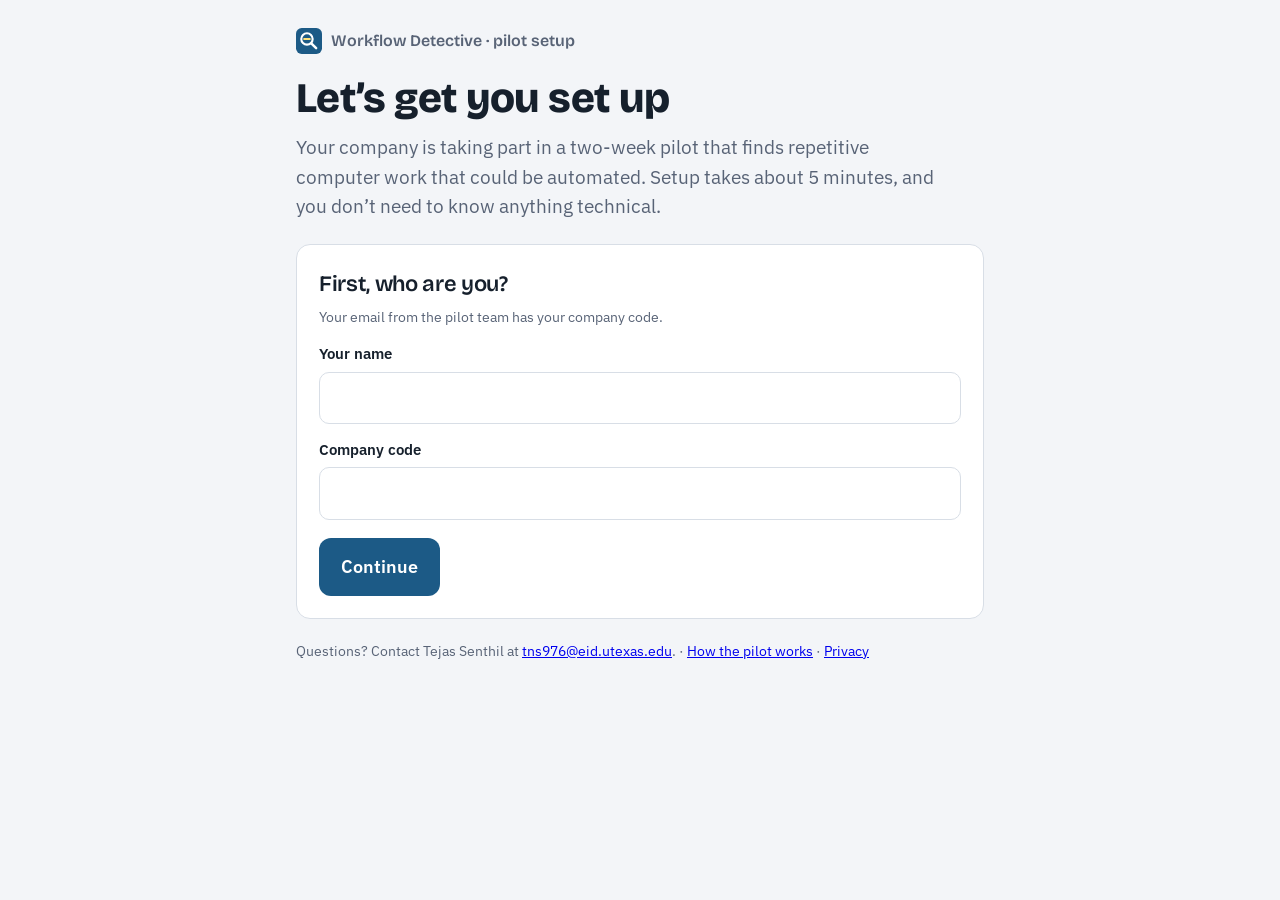
<file: index.html>
<!doctype html>
<html lang="en">
<head>
<meta charset="utf-8">
<meta name="viewport" content="width=device-width, initial-scale=1">
<title>Workflow Detective</title>
<script>location.replace("site/" + location.hash);</script>
<noscript><meta http-equiv="refresh" content="0; url=site/"></noscript>
</head>
<body style="font-family:system-ui,sans-serif;padding:24px 16px">
<p><a href="site/">Continue to Workflow Detective setup</a></p>
</body>
</html>
</file>
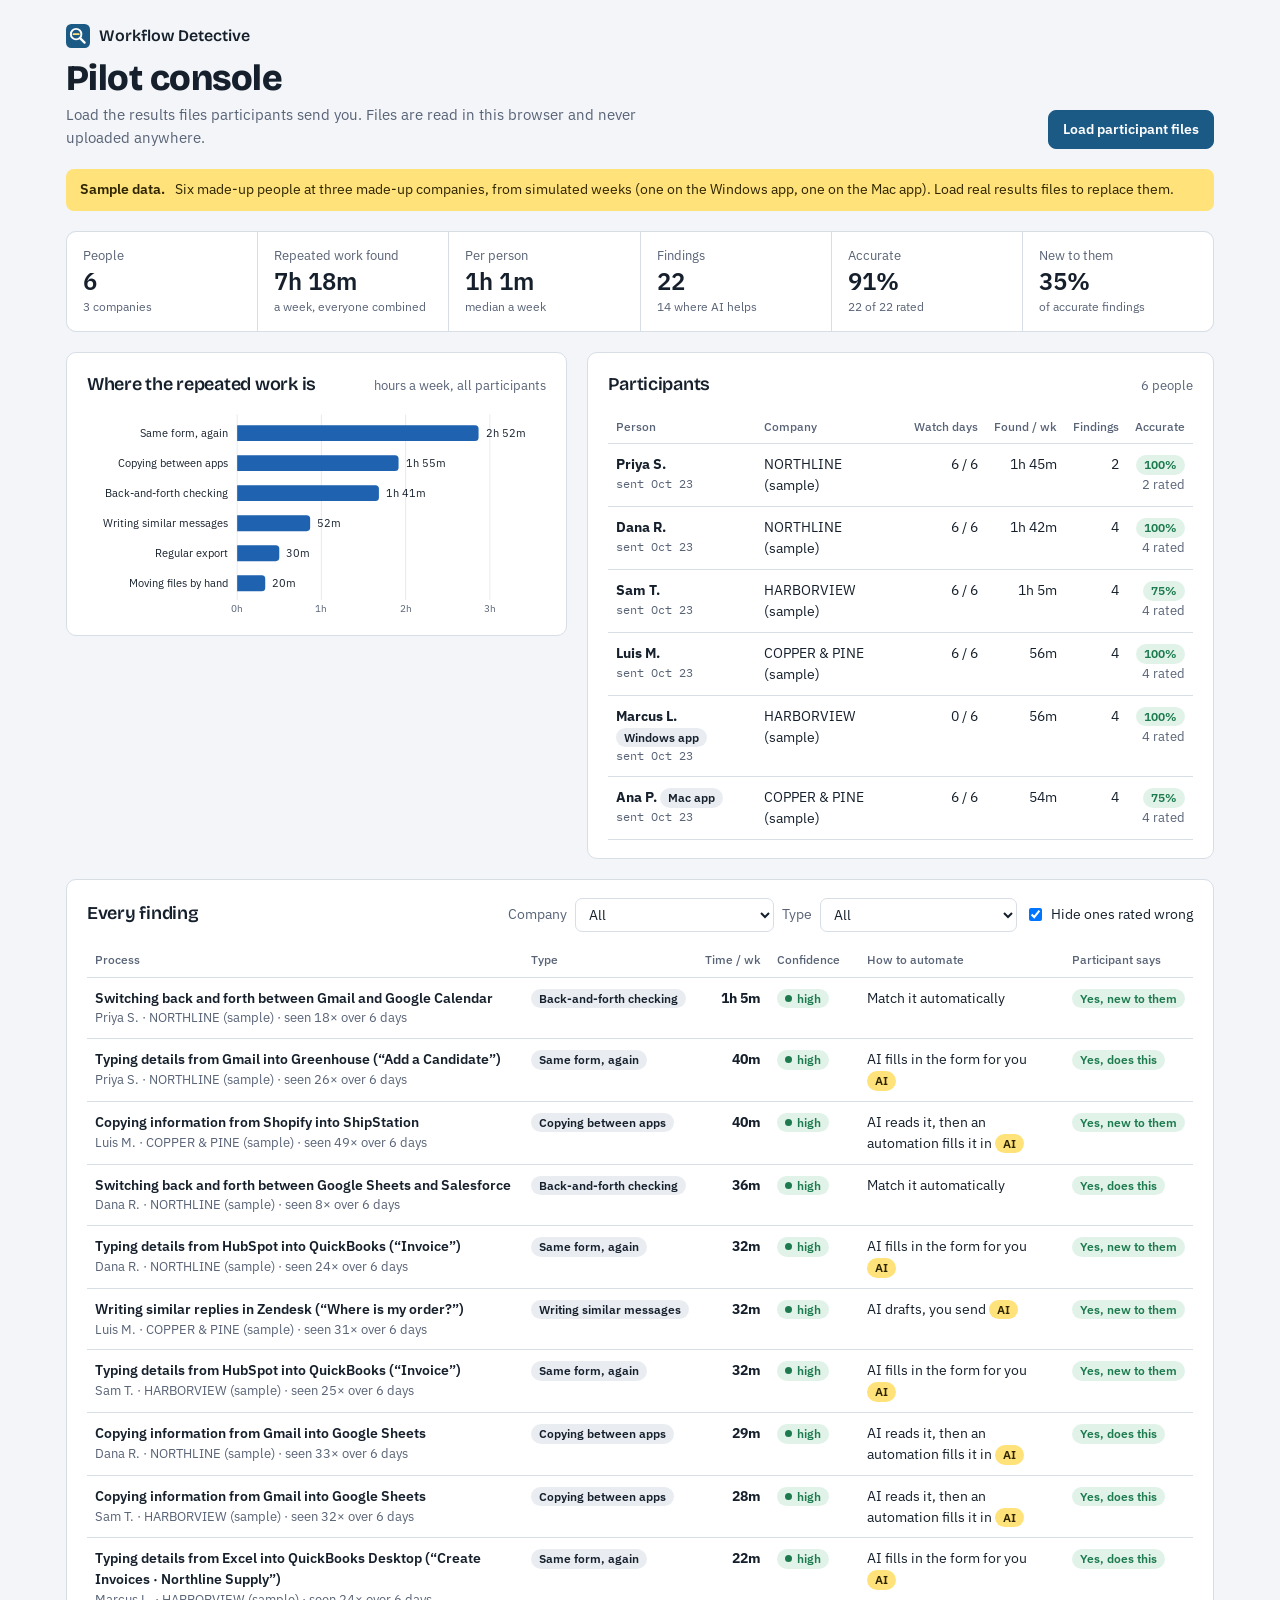
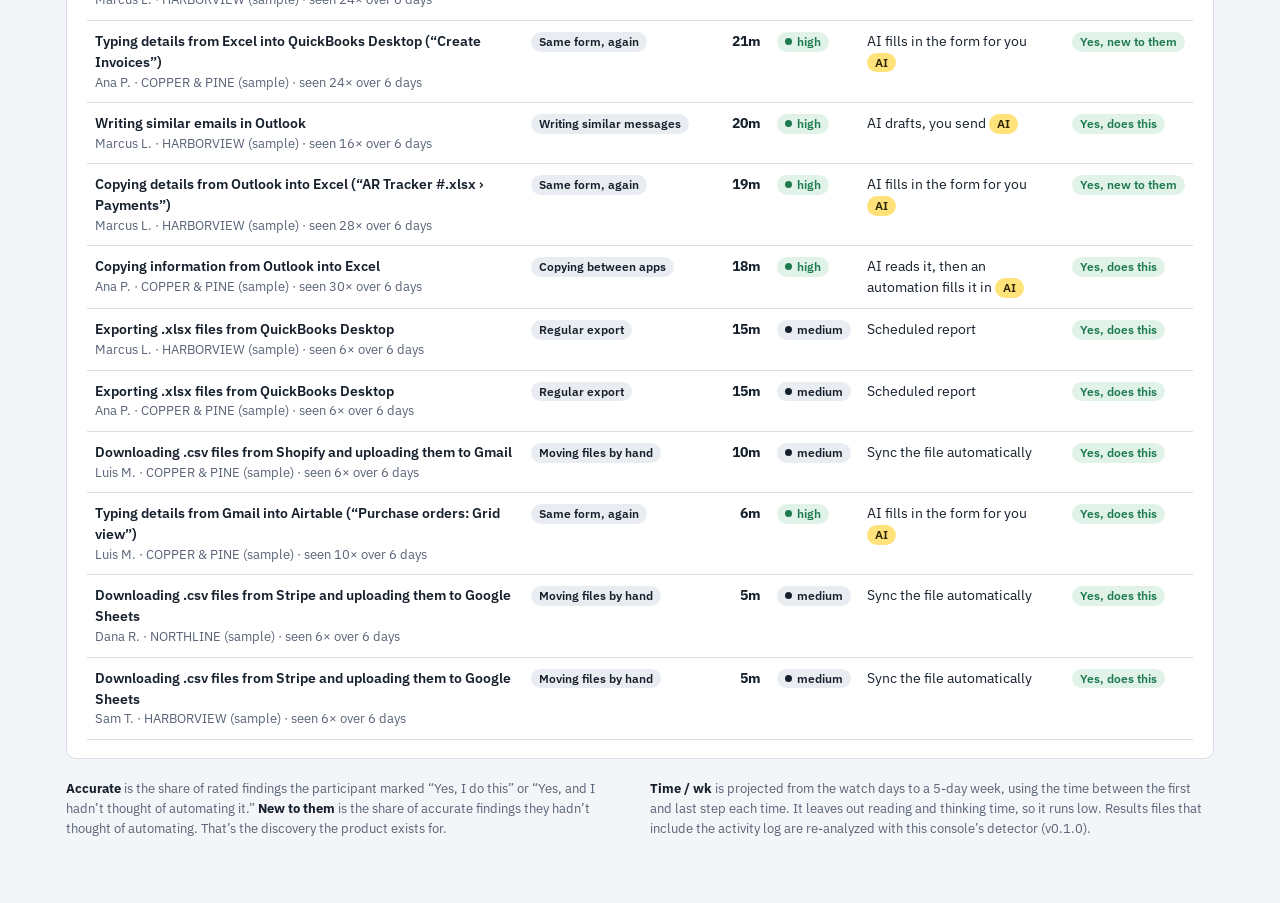
<file: console/index.html>
<!doctype html>
<html lang="en"><head><meta charset="utf-8"><meta name="viewport" content="width=device-width, initial-scale=1">
<title>Workflow Detective Pilot Console</title>
<link rel="preconnect" href="https://fonts.googleapis.com">
<link rel="preconnect" href="https://fonts.gstatic.com" crossorigin>
<link href="https://fonts.googleapis.com/css2?family=Bricolage+Grotesque:opsz,wght@12..96,600;12..96,800&family=IBM+Plex+Mono:wght@400;500&family=IBM+Plex+Sans:wght@400;500;600&display=swap" rel="stylesheet">
<style>
/* Layout: operator console. Summary tiles → where the work is → people → every finding, filterable. Highlighter marks what needs a look. */
:root{
  --bg:#F3F5F8; --surface:#FFFFFF; --sunk:#E9EDF2; --line:#D8DEE6;
  --ink:#16202C; --muted:#586376;
  --brand:#1C5A86; --brand-ink:#FFFFFF; --brand-soft:#E1ECF6;
  --bar:#1E62B0; --grid:#E3E8EE;
  --mark:#FFE27A; --mark-ink:#2E2400;
  --good:#1D7A4E; --good-bg:#E1F3E9; --warn:#93570A; --warn-bg:#FBEED8; --bad:#B3261E; --bad-bg:#FBE4E2;
  --display:"Bricolage Grotesque","Avenir Next","Segoe UI",sans-serif;
  --body:"IBM Plex Sans","Segoe UI",system-ui,sans-serif;
  --mono:"IBM Plex Mono",ui-monospace,Menlo,monospace;
}
@media (prefers-color-scheme: dark){:root:not([data-theme="light"]){
  --bg:#0E131A; --surface:#161C25; --sunk:#1D2430; --line:#2A3341;
  --ink:#E6EAF0; --muted:#98A2B4;
  --brand:#6CB2E2; --brand-ink:#08131D; --brand-soft:#17293A;
  --bar:#3D8FE0; --grid:#232B37;
  --mark:#E5C247; --mark-ink:#1C1500;
  --good:#5ED19A; --good-bg:#122C1E; --warn:#F1B45C; --warn-bg:#33240F; --bad:#FF8A80; --bad-bg:#3A1A18;
  color-scheme:dark;
}}
:root[data-theme="dark"]{
  --bg:#0E131A; --surface:#161C25; --sunk:#1D2430; --line:#2A3341;
  --ink:#E6EAF0; --muted:#98A2B4;
  --brand:#6CB2E2; --brand-ink:#08131D; --brand-soft:#17293A;
  --bar:#3D8FE0; --grid:#232B37;
  --mark:#E5C247; --mark-ink:#1C1500;
  --good:#5ED19A; --good-bg:#122C1E; --warn:#F1B45C; --warn-bg:#33240F; --bad:#FF8A80; --bad-bg:#3A1A18;
  color-scheme:dark;
}
*{box-sizing:border-box}
[hidden]{display:none!important}
body{margin:0;background:var(--bg);color:var(--ink);font-family:var(--body);font-size:14.5px;line-height:1.55}
button,input,select{font:inherit;color:inherit}
button{cursor:pointer}
:focus-visible{outline:2px solid var(--brand);outline-offset:2px;border-radius:5px}
h1,h2,h3{margin:0;font-family:var(--display);letter-spacing:-.015em;text-wrap:balance}
p{margin:0}
.wrap{max-width:1180px;margin:0 auto;padding-inline:16px;padding-block:24px 64px;display:flex;flex-direction:column;gap:20px}
.top{display:flex;justify-content:space-between;align-items:flex-end;gap:16px;flex-wrap:wrap}
.brand{display:flex;align-items:center;gap:9px;font-family:var(--display);font-weight:600;font-size:16px}
.brand svg{width:24px;height:24px}
h1{font-size:clamp(26px,3.4vw,36px);font-weight:800;line-height:1.1;margin-top:10px}
.sub{color:var(--muted);margin-top:6px;max-width:70ch}
.actions{display:flex;gap:8px;flex-wrap:wrap;align-items:center}
.btn{border:1px solid var(--line);background:var(--surface);border-radius:8px;padding:8px 14px;font-size:14px}
.btn:hover{background:var(--sunk)}
.btn.primary{background:var(--brand);border-color:var(--brand);color:var(--brand-ink);font-weight:600}
.btn.sm{padding:4px 10px;font-size:13px}
.banner{display:flex;gap:10px;align-items:center;flex-wrap:wrap;background:var(--mark);color:var(--mark-ink);border-radius:8px;padding:10px 14px;font-size:14px}
.banner b{font-weight:600}
.err{background:var(--bad-bg);color:var(--bad);border-radius:8px;padding:10px 14px;font-size:14px}
.card{background:var(--surface);border:1px solid var(--line);border-radius:10px;padding:18px 20px;min-width:0}
.card-h{display:flex;justify-content:space-between;align-items:baseline;gap:12px;flex-wrap:wrap;margin-bottom:12px}
.card-h h2{font-size:18px;font-weight:600}
.muted{color:var(--muted)} .small{font-size:13px}
.tiles{display:grid;grid-template-columns:repeat(6,minmax(0,1fr));gap:1px;background:var(--line);border:1px solid var(--line);border-radius:10px;overflow:hidden}
@media (max-width:980px){.tiles{grid-template-columns:repeat(3,minmax(0,1fr))}}
@media (max-width:520px){.tiles{grid-template-columns:repeat(2,minmax(0,1fr))}}
.tile{background:var(--surface);padding:14px 16px;display:flex;flex-direction:column;gap:2px;min-width:0}
.tile .k{font-size:12.5px;color:var(--muted)}
.tile .v{font-family:var(--body);font-weight:600;font-size:24px;line-height:1.2}
.tile .n{font-size:12px;color:var(--muted)}
.grid2{display:grid;grid-template-columns:minmax(0,1fr) minmax(0,1.25fr);gap:20px;align-items:start}
@media (max-width:900px){.grid2{grid-template-columns:minmax(0,1fr)}}
/* chart */
.chart{position:relative}
.chart svg{display:block;width:100%;height:auto;overflow:visible}
.chart text{font-family:var(--body);font-size:12.5px;fill:var(--ink)}
.chart .tick{fill:var(--muted);font-size:11.5px}
.chart .hit{fill:transparent;cursor:default}
.chart .bar{fill:var(--bar)}
.chart .row:hover .bar,.chart .row:focus .bar{filter:brightness(1.12)}
.tip{position:absolute;pointer-events:none;background:var(--ink);color:var(--bg);border-radius:6px;padding:7px 10px;font-size:12.5px;line-height:1.4;white-space:nowrap;transform:translate(-50%,-100%);margin-top:-8px;z-index:2}
/* tables */
.tbl{overflow-x:auto}
table{border-collapse:collapse;width:100%;font-size:13.5px}
th{text-align:left;font-weight:500;font-size:12px;color:var(--muted);padding:7px 8px;border-bottom:1px solid var(--line);white-space:nowrap}
td{padding:10px 8px;border-bottom:1px solid var(--line);vertical-align:top}
td.num,th.num{text-align:right;font-variant-numeric:tabular-nums;white-space:nowrap}
.people{min-width:520px}
.chip{display:inline-block;font-size:11.5px;font-weight:600;border-radius:999px;padding:1px 8px;background:var(--sunk);white-space:nowrap}
.chip.ai{background:var(--mark);color:var(--mark-ink)}
.chip.good{background:var(--good-bg);color:var(--good)} .chip.warn{background:var(--warn-bg);color:var(--warn)} .chip.bad{background:var(--bad-bg);color:var(--bad)}
.chip.dot::before{content:"";display:inline-block;width:7px;height:7px;border-radius:50%;background:currentColor;margin-right:5px;vertical-align:1px}
.filters{display:flex;gap:8px;flex-wrap:wrap;align-items:center}
.filters select{background:var(--surface);border:1px solid var(--line);border-radius:7px;padding:6px 9px;font-size:13.5px}
.filters label{display:flex;gap:6px;align-items:center;font-size:13.5px}
.findings{min-width:760px}
.findings tr.f{cursor:pointer}
.findings tr.f:hover td{background:var(--sunk)}
.findings tr.f td:first-child{min-width:280px}
.ftitle{font-weight:600}
.who{font-size:12.5px;color:var(--muted)}
tr.detail td{background:var(--sunk);padding:14px 16px}
.dgrid{display:grid;grid-template-columns:minmax(0,1.2fr) minmax(0,1fr);gap:18px}
@media (max-width:720px){.dgrid{grid-template-columns:minmax(0,1fr)}}
.dgrid h3{font-family:var(--body);font-size:13px;font-weight:600;margin-bottom:4px}
.dgrid ol{margin:4px 0 0;padding-left:18px}
.note{border-left:3px solid var(--mark);padding-left:10px;font-size:13.5px}
.mono{font-family:var(--mono);font-size:12px}
.drop{position:fixed;inset:0;background:color-mix(in srgb,var(--brand) 18%,transparent);border:3px dashed var(--brand);display:grid;place-items:center;font-family:var(--display);font-size:24px;color:var(--ink);z-index:20}
.foot{font-size:13px;color:var(--muted);display:grid;grid-template-columns:repeat(2,minmax(0,1fr));gap:20px}
@media (max-width:720px){.foot{grid-template-columns:minmax(0,1fr)}}
.foot b{color:var(--ink)}
@media (prefers-reduced-motion:reduce){*{transition:none!important}}
</style>
</head><body>

<div class="wrap">
  <div class="top">
    <div>
      <div class="brand"><svg viewBox="0 0 32 32" aria-hidden="true"><rect width="32" height="32" rx="7" fill="var(--brand)"/><circle cx="13.5" cy="13.5" r="7" fill="none" stroke="var(--brand-ink)" stroke-width="2.6"/><path d="M18.8 18.8l6 6" stroke="var(--brand-ink)" stroke-width="3" stroke-linecap="round"/><path d="M10 13.5h7" stroke="var(--mark)" stroke-width="2.4" stroke-linecap="round"/></svg>Workflow Detective</div>
      <h1>Pilot console</h1>
      <p class="sub">Load the results files participants send you. Files are read in this browser and never uploaded anywhere.</p>
    </div>
    <div class="actions">
      <input type="file" id="files" accept=".json,application/json" multiple hidden>
      <button class="btn primary" id="pick">Load participant files</button>
      <button class="btn" id="clear" hidden>Clear</button>
    </div>
  </div>

  <div class="banner" id="sampleBanner"><b>Sample data.</b> Six made-up people at three made-up companies, from simulated weeks (one on the Windows app, one on the Mac app). Load real results files to replace them.</div>
  <div class="err" id="err" hidden></div>

  <div class="tiles" id="tiles"></div>

  <div class="grid2">
    <section class="card">
      <div class="card-h"><h2>Where the repeated work is</h2><span class="small muted">hours a week, all participants</span></div>
      <div class="chart" id="chart"></div>
    </section>
    <section class="card">
      <div class="card-h"><h2>Participants</h2><span class="small muted" id="pcount"></span></div>
      <div class="tbl"><table class="people"><thead><tr><th>Person</th><th>Company</th><th class="num">Watch days</th><th class="num">Found / wk</th><th class="num">Findings</th><th class="num">Accurate</th></tr></thead><tbody id="people"></tbody></table></div>
    </section>
  </div>

  <section class="card">
    <div class="card-h">
      <h2>Every finding</h2>
      <div class="filters">
        <label for="fCompany" class="small muted">Company</label><select id="fCompany"></select>
        <label for="fType" class="small muted">Type</label><select id="fType"></select>
        <label><input type="checkbox" id="fHideWrong" checked> Hide ones rated wrong</label>
      </div>
    </div>
    <div class="tbl"><table class="findings"><thead><tr><th>Process</th><th>Type</th><th class="num">Time / wk</th><th>Confidence</th><th>How to automate</th><th>Participant says</th></tr></thead><tbody id="findings"></tbody></table></div>
  </section>

  <div class="foot">
    <p><b>Accurate</b> is the share of rated findings the participant marked “Yes, I do this” or “Yes, and I hadn’t thought of automating it.” <b>New to them</b> is the share of accurate findings they hadn’t thought of automating. That’s the discovery the product exists for.</p>
    <p><b>Time / wk</b> is projected from the watch days to a 5-day week, using the time between the first and last step each time. It leaves out reading and thinking time, so it runs low. Results files that include the activity log are re-analyzed with this console’s detector (v<span id="dver"></span>).</p>
  </div>
</div>
<div class="drop" id="drop" hidden>Drop results files to load them</div>

<script>/*
 * Workflow Detective — pattern detection engine
 *
 * Input: an array of activity events captured by the extension, e.g.
 *   { t: 1759900000000, type: "copy", app: "Gmail", page: "/mail/#inbox/:id", title: "Payment received from #", d: { kind: "number" } }
 *
 * Event types: view, copy, paste, entry, submit, click, download, upload, away
 *
 * Output: { version, summary, findings[] } — every finding is written in plain English and
 * carries its evidence (occurrences), a time estimate, and a suggested way to automate it.
 *
 * Runs in the browser (window.WDDetector) and in Node (module.exports). No dependencies.
 */
(function (root) {
  "use strict";
  const VERSION = "0.1.0";
  const MIN = 60000;

  const EMAIL_APPS = new Set(["Gmail", "Outlook", "Apple Mail"]);
  // Chat is communication, not a process: typing or pasting into it is never flagged on its own.
  const COMM_APPS = new Set(["Slack", "Microsoft Teams", "Google Chat", "Discord", "WhatsApp", "Zoom", "Messenger", "Messages"]);
  const WRITING_LABEL = /reply|message|body|comment|note|description|response|post/i;
  // In a spreadsheet, editing cells *is* the work. It only counts as a process when the data comes from another app.
  const SHEET_APPS = new Set(["Excel", "Excel Online", "Google Sheets", "Numbers"]);
  const DOC_HINT = /\.pdf\b|invoice|receipt|statement|order|purchase order|\bpo\b|bill|quote|application|resume|cv\b/i;
  const SEARCH_LABEL = /^(search|find|filter|search mail|search\b.*|query|q)$/i;

  /* ---------- small helpers ---------- */
  function dayKey(t) {
    const d = new Date(t);
    return d.getFullYear() + "-" + String(d.getMonth() + 1).padStart(2, "0") + "-" + String(d.getDate()).padStart(2, "0");
  }
  function minuteOfDay(t) { const d = new Date(t); return d.getHours() * 60 + d.getMinutes(); }
  function median(a) {
    if (!a.length) return 0;
    const s = [...a].sort((x, y) => x - y), m = s.length >> 1;
    return s.length % 2 ? s[m] : (s[m - 1] + s[m]) / 2;
  }
  function stdev(a) {
    if (a.length < 2) return 0;
    const mu = a.reduce((s, x) => s + x, 0) / a.length;
    return Math.sqrt(a.reduce((s, x) => s + (x - mu) ** 2, 0) / (a.length - 1));
  }
  function counts(arr) {
    const c = new Map();
    for (const x of arr) if (x != null && x !== "") c.set(x, (c.get(x) || 0) + 1);
    return [...c.entries()].sort((a, b) => b[1] - a[1]);
  }
  function mode(arr) { const c = counts(arr); return c.length ? c[0][0] : null; }
  function distinctDays(occ) { return new Set(occ.map(o => dayKey(o.t0))).size; }
  function list(words) {
    const w = words.filter(Boolean);
    if (w.length <= 1) return w.join("");
    if (w.length === 2) return w[0] + " and " + w[1];
    return w.slice(0, -1).join(", ") + ", and " + w[w.length - 1];
  }
  function plural(n, one, many) { return n === 1 ? one : (many || one + "s"); }
  function clockLabel(mins) {
    let h = Math.floor(mins / 60), m = Math.round(mins % 60);
    if (m === 60) { h += 1; m = 0; }
    const ap = h >= 12 ? "pm" : "am", hh = ((h + 11) % 12) + 1;
    return hh + ":" + String(m).padStart(2, "0") + " " + ap;
  }
  function overlaps(a, b) { return a.t0 <= b.t1 && b.t0 <= a.t1; }
  /** Drop the trailing " - Google Sheets" / " | Greenhouse" style app suffix from a page title. */
  function short(title, app) {
    if (!title) return title;
    const word = String(app || "").split(" ").pop().toLowerCase();
    let parts = title.split(/\s+[-–|·:]\s+/);
    while (parts.length > 1 && (parts[parts.length - 1].toLowerCase().includes(word) || /^google( \w+)?$/i.test(parts[parts.length - 1]))) parts.pop();
    return parts.join(" · ");
  }

  /* ---------- sessions & time accounting ---------- */
  function splitSessions(ev, gapMin) {
    const out = []; let cur = [];
    for (const e of ev) {
      const prev = cur[cur.length - 1];
      if (e.type === "away" || (prev && e.t - prev.t > gapMin * MIN)) {
        if (cur.length) out.push(cur);
        cur = e.type === "away" ? [] : [e];
      } else cur.push(e);
    }
    if (cur.length) out.push(cur);
    return out;
  }
  function timeByApp(sessions) {
    const per = new Map(); let total = 0;
    for (const s of sessions) {
      let app = null;
      for (let i = 0; i < s.length; i++) {
        if (s[i].app) app = s[i].app;
        const next = s[i + 1];
        if (!next || !app) continue;
        const gap = Math.min(next.t - s[i].t, 5 * MIN);
        per.set(app, (per.get(app) || 0) + gap); total += gap;
      }
    }
    return { total, apps: [...per.entries()].sort((a, b) => b[1] - a[1]).map(([app, ms]) => ({ app, minutes: Math.round(ms / MIN) })) };
  }

  /* ---------- detector 1: copy in one app, paste into another ---------- */
  function detectTransfers(ev) {
    const pairs = []; let lastCopy = null;
    for (const e of ev) {
      if (e.type === "copy") lastCopy = e;
      else if (e.type === "paste" && lastCopy && e.app && lastCopy.app && e.app !== lastCopy.app && !COMM_APPS.has(e.app) && e.t - lastCopy.t <= 5 * MIN) {
        pairs.push({ from: lastCopy.app, to: e.app, t0: lastCopy.t, t1: e.t, kind: (e.d && e.d.kind !== "unknown" && e.d.kind) || (lastCopy.d && lastCopy.d.kind) || "unknown", field: e.d && e.d.field, srcTitle: lastCopy.title, dstTitle: e.title });
      }
    }
    const byKey = new Map();
    for (const p of pairs) { const k = p.from + "→" + p.to; if (!byKey.has(k)) byKey.set(k, []); byKey.get(k).push(p); }
    const out = [];
    for (const [k, ps] of byKey) {
      ps.sort((a, b) => a.t0 - b.t0);
      const bursts = [];
      for (const p of ps) {
        const b = bursts[bursts.length - 1];
        if (b && p.t0 - b.t1 <= 3 * MIN) { b.items.push(p); b.t1 = Math.max(b.t1, p.t1); }
        else bursts.push({ t0: p.t0, t1: p.t1, items: [p] });
      }
      const n = bursts.length, days = distinctDays(bursts);
      if (!(n >= 5 || (n >= 3 && days >= 2))) continue;
      const [from, to] = k.split("→");
      const fields = median(bursts.map(b => b.items.length));
      const kinds = counts(ps.map(p => p.kind).filter(x => x && x !== "unknown")).slice(0, 3).map(x => kindWord(x[0]));
      const labels = counts(ps.map(p => p.field).filter(f => f && f !== "[sensitive]")).slice(0, 4).map(x => x[0]);
      const srcTitle = short(mode(ps.map(p => p.srcTitle)), from), dstTitle = short(mode(ps.map(p => p.dstTitle)), to);
      const fromDoc = EMAIL_APPS.has(from) || DOC_HINT.test(srcTitle || "");
      out.push({
        type: "transfer", key: "transfer|" + from + "|" + to, apps: [from, to],
        title: "Copying information from " + from + " into " + to,
        detail: "Usually " + Math.round(fields) + " " + plural(Math.round(fields), "piece") + " of information at a time" +
          (kinds.length ? " (mostly " + list(kinds) + ")" : "") + (labels.length ? ", into fields like " + list(labels.map(q)) : "") + ".",
        context: { from: srcTitle, to: dstTitle, fieldsEach: Math.round(fields) },
        occurrences: bursts.map(b => ({ t0: b.t0, t1: b.t1, note: b.items.length + " " + plural(b.items.length, "paste") + (b.items[0].srcTitle ? " · from “" + short(b.items[0].srcTitle, from) + "”" : "") })),
        minutesEach: Math.max(0.5, median(bursts.map(b => (b.t1 - b.t0) / MIN)) + 0.25),
        base: fromDoc ? 88 : 85,
        automation: fromDoc ? {
          method: "AI reads it, then an automation fills it in",
          how: "Each time a new " + (EMAIL_APPS.has(from) ? "email like this" : "item like this") + " shows up in " + from + ", AI picks out the " + (labels.length ? list(labels.map(x => x.toLowerCase())) : "details") + " and an automation adds them to " + to + ".",
          ai: true, why: "Reading a message and picking out the right details used to need a person. AI can now do this reliably, and you review anything it isn’t sure about."
        } : {
          method: "Connect the two apps",
          how: "An integration (Zapier, Make, or a built-in connector) copies these fields from " + from + " to " + to + " the moment they change.",
          ai: false
        }
      });
    }
    return out;
  }
  function kindWord(k) { return ({ number: "numbers and amounts", text: "short text", email: "email addresses", date: "dates", link: "links", table: "rows of cells", "long text": "paragraphs", cells: "cells" })[k] || k; }
  function q(s) { return "“" + s + "”"; }

  /* ---------- detector 2: filling in the same form again and again ---------- */
  function detectEntry(ev) {
    const groups = new Map();
    const lastViewByIdx = [];
    let lastView = null, prevApp = null, prevAppT = 0;
    for (const e of ev) {
      if (e.type === "view") {
        if (lastView && lastView.app !== e.app) { prevApp = lastView.app; prevAppT = e.t; }
        lastView = e;
      }
      if (e.type !== "entry" || !e.app || COMM_APPS.has(e.app)) continue;
      const labels = (e.d && e.d.labels) || [];
      if (labels.length && labels.every(l => SEARCH_LABEL.test(l))) continue; // searching, not data entry
      const k = e.app + "|" + (e.page || "");
      if (!groups.has(k)) groups.set(k, []);
      groups.get(k).push({ e, src: prevApp && e.t - prevAppT < 10 * MIN ? prevApp : null, viewT: lastView && lastView.app === e.app ? lastView.t : e.t });
    }
    const out = [];
    for (const [k, items] of groups) {
      const occ = [];
      for (const it of items) {
        const o = occ[occ.length - 1];
        if (o && it.e.t - o.t1 <= 3 * MIN) { o.t1 = it.e.t; (it.e.d.labels || []).forEach(l => o.labels.add(l)); o.n += it.e.d.n || 0; }
        else occ.push({ t0: Math.max(it.viewT, it.e.t - 5 * MIN), t1: it.e.t, labels: new Set(it.e.d.labels || []), n: it.e.d.n || 0, src: it.src, title: it.e.title });
      }
      const n = occ.length, days = distinctDays(occ);
      if (!(n >= 4 && days >= 2)) continue;
      const [app, page] = k.split("|");
      const lab = counts(occ.flatMap(o => [...o.labels])).filter(([l, c]) => c >= n * 0.5 && l !== "[sensitive]").map(x => x[0]);
      const fieldsEach = Math.round(median(occ.map(o => Math.max(o.n, o.labels.size))));
      const srcs = counts(occ.map(o => o.src).filter(Boolean));
      const src = srcs.length && srcs[0][1] >= n * 0.5 ? srcs[0][0] : null;
      const title = short(mode(occ.map(o => o.title)), app);
      const consistent = lab.length >= 2;
      if (SHEET_APPS.has(app) && !src) continue;
      const isEmail = EMAIL_APPS.has(app);
      if (isEmail || (fieldsEach <= 2 && lab.some(l => WRITING_LABEL.test(l)))) {
        const what = isEmail ? "emails" : "replies";
        out.push({
          type: "drafting", key: "drafting|" + app + "|" + page, apps: src && !isEmail ? [src, app] : [app],
          title: "Writing similar " + what + " in " + app + (!isEmail && title ? " (" + q(title) + ")" : ""),
          detail: "You wrote " + n + " " + what + " like this. Ones that follow a pattern can start from an AI draft.",
          occurrences: occ.map(o => ({ t0: o.t0, t1: o.t1, note: (o.labels.size ? [...o.labels].slice(0, 3).join(", ") : "email") })),
          minutesEach: Math.max(1, median(occ.map(o => (o.t1 - o.t0) / MIN)) + 0.5),
          base: 45,
          automation: { method: "AI drafts, you send", how: "AI writes a first draft in your usual wording, filling in the facts from your other apps. You read it and press send.", ai: true, why: "AI is good at first drafts that follow a pattern. You keep the final say because these go to people." }
        });
        continue;
      }
      out.push({
        type: "entry", key: "entry|" + app + "|" + page, apps: src ? [src, app] : [app],
        title: (src ? "Typing details from " + src + " into " + app : "Filling in the same form in " + app) + (title ? " (" + q(title) + ")" : ""),
        detail: "About " + fieldsEach + " " + plural(fieldsEach, "field") + " each time" + (lab.length ? ": " + list(lab.slice(0, 6)) : "") + "." + (src ? " You usually look at " + src + " right before." : ""),
        context: { page, title, source: src, fields: lab },
        occurrences: occ.map(o => ({ t0: o.t0, t1: o.t1, note: (o.n || o.labels.size) + " fields" + (o.src ? " · after " + o.src : "") })),
        minutesEach: Math.max(0.75, median(occ.map(o => (o.t1 - o.t0) / MIN)) + 0.25),
        base: 70 + (consistent ? 6 : 0) + (src ? 6 : 0),
        automation: src ? (EMAIL_APPS.has(src) || DOC_HINT.test(title || "") ? {
          method: "AI fills in the form for you",
          how: "AI reads what you were looking at in " + src + ", fills in " + (lab.length ? list(lab.slice(0, 4).map(x => x.toLowerCase())) : "the form") + " in " + app + ", and leaves it for you to check and save.",
          ai: true, why: "Turning a message or document into form fields is exactly what newer AI tools can do. You stay the one who clicks save."
        } : {
          method: "Send the data over automatically",
          how: "The details you copy by eye from " + src + " can flow into " + app + " automatically, so the form is already filled in when you open it.",
          ai: false
        }) : {
          method: "Templates or auto-fill",
          how: "Most of these fields are the same every time. A saved template or an auto-fill rule in " + app + " fills them in, so you only type what actually changes.",
          ai: false
        }
      });
    }
    return out;
  }

  /* ---------- detector 3 & 4: downloading files and uploading them elsewhere / regular exports ---------- */
  function detectFiles(ev) {
    const downloads = ev.filter(e => e.type === "download" && e.app);
    const uploads = ev.filter(e => e.type === "upload" && e.app);
    const used = new Set(); const shuttles = new Map();
    for (const dl of downloads) {
      const up = uploads.find(u => u.t > dl.t && u.t - dl.t <= 30 * MIN && u.app !== dl.app && (!u.d.ext || !dl.d.ext || u.d.ext === dl.d.ext));
      if (!up) continue;
      used.add(dl);
      const k = dl.app + "→" + up.app + "|" + (dl.d.ext || "");
      if (!shuttles.has(k)) shuttles.set(k, []);
      shuttles.get(k).push({ t0: dl.t, t1: up.t, title: dl.title, ext: dl.d.ext });
    }
    const out = [];
    for (const [k, occ] of shuttles) {
      const n = occ.length, days = distinctDays(occ);
      if (!(n >= 3 && days >= 2)) continue;
      const [route, ext] = k.split("|"); const [from, to] = route.split("→");
      out.push({
        type: "shuttle", key: "shuttle|" + from + "|" + to + "|" + ext, apps: [from, to],
        title: "Downloading " + (ext ? "." + ext + " " : "") + "files from " + from + " and uploading them to " + to,
        detail: "The same download-then-upload, " + n + " times.",
        context: { from, to, ext },
        occurrences: occ.map(o => ({ t0: o.t0, t1: o.t1, note: (o.ext ? "." + o.ext : "file") + (o.title ? " · " + q(short(o.title, from)) : "") })),
        minutesEach: Math.max(1, Math.min(15, median(occ.map(o => (o.t1 - o.t0) / MIN)) + 0.5)),
        base: 82,
        automation: { method: "Sync the file automatically", how: "An automation pulls the file from " + from + " and puts it in " + to + " on a schedule or as soon as it’s ready. No downloading.", ai: false }
      });
    }
    const exp = new Map();
    for (const dl of downloads) {
      if (used.has(dl)) continue;
      const k = dl.app + "|" + (dl.d.ext || "");
      if (!exp.has(k)) exp.set(k, []);
      exp.get(k).push({ t0: dl.t, t1: dl.t, title: dl.title, ext: dl.d.ext });
    }
    for (const [k, occ] of exp) {
      const n = occ.length, days = distinctDays(occ);
      if (!(n >= 3 && days >= 2)) continue;
      const [app, ext] = k.split("|");
      out.push({
        type: "export", key: "export|" + app + "|" + ext, apps: [app],
        title: "Exporting " + (ext ? "." + ext + " " : "") + "files from " + app,
        detail: "You downloaded the same kind of file " + n + " times. Reports like this can usually be sent or refreshed automatically.",
        occurrences: occ.map(o => ({ t0: o.t0, t1: o.t1, note: (o.ext ? "." + o.ext : "file") + (o.title ? " · " + q(o.title) : "") })),
        minutesEach: 3, base: 72,
        automation: { method: "Scheduled report", how: "Set " + app + " (or an automation) to produce this file on a schedule and send it where it goes next.", ai: false }
      });
    }
    return out;
  }

  /* ---------- detector 5: flipping back and forth between two apps ---------- */
  function detectLookups(sessions) {
    const eps = new Map();
    for (const s of sessions) {
      const v = [];
      for (const e of s) if (e.type === "view" && e.app && (!v.length || v[v.length - 1].app !== e.app)) v.push(e);
      let i = 0;
      while (i < v.length - 1) {
        const A = v[i].app, B = v[i + 1].app; let j = i + 1;
        while (j < v.length && (v[j].app === A || v[j].app === B) && v[j].app !== v[j - 1].app && v[j].t - v[j - 1].t < 90000) j++;
        const switches = j - 1 - i;
        const busy = switches >= 6 ? s.filter(e => e.t >= v[i].t && e.t <= v[j - 1].t && (e.type === "copy" || e.type === "paste" || e.type === "entry")).length : 0;
        if (switches >= 6 && busy < 2) {
          const pair = [A, B].sort(); const k = pair.join("|");
          if (!eps.has(k)) eps.set(k, []);
          eps.get(k).push({ t0: v[i].t, t1: v[j - 1].t + 30000, switches, titleA: v[i].title, titleB: v[i + 1].title });
          i = j - 1;
        } else i++;
      }
    }
    const out = [];
    for (const [k, occ] of eps) {
      const n = occ.length, days = distinctDays(occ);
      if (!(n >= 3 && days >= 2)) continue;
      const [A, B] = k.split("|");
      out.push({
        type: "lookup", key: "lookup|" + k, apps: [A, B],
        title: "Switching back and forth between " + A + " and " + B,
        detail: "About " + Math.round(median(occ.map(o => o.switches))) + " switches each time, a few seconds per look. This usually means checking or matching information by eye.",
        occurrences: occ.map(o => ({ t0: o.t0, t1: o.t1, note: o.switches + " switches" })),
        minutesEach: Math.max(1, median(occ.map(o => (o.t1 - o.t0) / MIN))),
        base: 58,
        automation: { method: "Match it automatically", how: "If you’re checking that " + A + " and " + B + " agree, an automation can compare them and only show you the rows that don’t match. If you’re looking things up, the data can be pulled into one place.", ai: false }
      });
    }
    return out;
  }

  /* ---------- detector 6: multi-step routines (frequent step sequences) ---------- */
  function token(e) {
    if (e.type !== "view" && COMM_APPS.has(e.app)) return null;
    if (e.type === "entry" && (e.d.labels || []).length && e.d.labels.every(l => SEARCH_LABEL.test(l))) return null;
    switch (e.type) {
      case "view": return "Open " + e.app;
      case "copy": return "Copy from " + e.app;
      case "paste": return "Paste into " + e.app;
      case "entry": return "Fill in fields in " + e.app;
      case "submit": return "Submit in " + e.app;
      case "click": return e.d && e.d.label ? "Click “" + e.d.label + "” in " + e.app : null;
      case "download": return "Download " + (e.d.ext ? "." + e.d.ext : "a file") + " from " + e.app;
      case "upload": return "Upload " + (e.d.ext ? "." + e.d.ext : "a file") + " to " + e.app;
      default: return null;
    }
  }
  function detectRoutines(sessions, observedDays) {
    const seqs = sessions.map(s => {
      const out = [];
      for (const e of s) {
        if (!e.app) continue;
        const tk = token(e); if (!tk) continue;
        if (out.length && out[out.length - 1].tk === tk) { out[out.length - 1].t1 = e.t; continue; }
        out.push({ tk, t0: e.t, t1: e.t, app: e.app });
      }
      return out;
    });
    const grams = new Map();
    seqs.forEach((seq, si) => {
      for (let L = 3; L <= 8; L++) {
        const lastEnd = new Map();
        for (let i = 0; i + L <= seq.length; i++) {
          const g = seq.slice(i, i + L).map(x => x.tk).join(" ▸ ");
          if ((lastEnd.get(g) ?? -1) >= i) continue; // non-overlapping within a session
          lastEnd.set(g, i + L - 1);
          if (!grams.has(g)) grams.set(g, { L, steps: seq.slice(i, i + L).map(x => x.tk), occ: [] });
          grams.get(g).occ.push({ t0: seq[i].t0, t1: seq[i + L - 1].t1, si });
        }
      }
    });
    let cand = [...grams.values()].filter(g => {
      const apps = new Set(g.steps.map(s => s.replace(/^.* (?:in|from|into|to) /, "").replace(/^Open /, "")));
      const actions = g.steps.filter(s => !s.startsWith("Open ")).length;
      const productive = g.steps.filter(s => /^(Paste into|Fill in fields|Submit in|Download|Upload|Click)/.test(s)).length;
      return g.occ.length >= 3 && distinctDays(g.occ) >= Math.min(2, observedDays) && apps.size >= 2 && actions >= 2 && productive >= 1;
    });
    cand.sort((a, b) => b.L - a.L || b.occ.length - a.occ.length);
    const kept = [];
    for (const g of cand) {
      const key = " ▸ " + g.steps.join(" ▸ ") + " ▸ ";
      if (kept.some(h => (" ▸ " + h.steps.join(" ▸ ") + " ▸ ").includes(key) && h.occ.length >= g.occ.length * 0.75)) continue;
      kept.push(g);
    }
    kept.sort((a, b) => b.occ.length * b.L - a.occ.length * a.L);
    return kept.slice(0, 8).map(g => {
      const apps = [...new Set(g.steps.map(s => s.replace(/^.* (?:in|from|into|to) /, "").replace(/^Open /, "")))];
      return {
        type: "routine", key: "routine|" + g.steps.join("|"), apps,
        title: "A " + g.L + "-step routine across " + list(apps),
        detail: "You did these same steps in the same order " + g.occ.length + " times.",
        steps: g.steps,
        occurrences: g.occ.map(o => ({ t0: o.t0, t1: o.t1, note: g.L + " steps" })),
        minutesEach: Math.max(0.5, median(g.occ.map(o => (o.t1 - o.t0) / MIN))),
        base: 62,
        automation: { method: "One workflow runs the steps", how: "A workflow automation can run these steps in order, starting from the first one. You only step in where a decision is needed.", ai: false }
      };
    });
  }

  /* ---------- finishing: rates, regularity, confidence, ranking ---------- */
  function finalize(f, observedDays, workdaysPerWeek) {
    const occ = f.occurrences.sort((a, b) => a.t0 - b.t0);
    const n = occ.length, days = distinctDays(occ);
    const perDay = n / observedDays;
    const weeklyMinutes = perDay * workdaysPerWeek * f.minutesEach;
    const firstByDay = new Map();
    occ.forEach(o => { const k = dayKey(o.t0); if (!firstByDay.has(k)) firstByDay.set(k, minuteOfDay(o.t0)); });
    const firsts = [...firstByDay.values()];
    const regular = firsts.length >= 3 && stdev(firsts) <= 45 && perDay <= 2.5 ? { around: clockLabel(median(firsts)) } : null;
    const confidence = n >= 8 && days >= 3 ? "high" : n >= 4 && days >= 2 ? "medium" : "low";
    const score = Math.min(97, f.base + (regular ? 5 : 0) + (confidence === "high" ? 3 : confidence === "low" ? -8 : 0));
    const out = Object.assign({}, f, {
      count: n, days, perDay: +perDay.toFixed(2), minutesEach: +f.minutesEach.toFixed(1),
      weeklyMinutes: Math.round(weeklyMinutes), regular, confidence, automatability: score,
      rank: weeklyMinutes * score / 100,
      when: regular ? "Usually around " + regular.around + (days >= observedDays ? " every day we watched" : "") + "." : null
    });
    if (regular && (f.type === "export" || f.type === "shuttle" || f.type === "routine")) {
      out.automation = Object.assign({}, out.automation, { how: out.automation.how + " It happens around " + regular.around + ", so it can run on a schedule before you start." });
    }
    delete out.base;
    return out;
  }

  /** One real-world process often trips two detectors (e.g. download a resume + type the candidate in). Fold them into one finding. */
  function mergeSameProcess(findings) {
    const rankOf = { entry: 3, transfer: 2, shuttle: 1, drafting: 0.5 };
    const pool = findings.slice().sort((a, b) => (rankOf[b.type] || 0) - (rankOf[a.type] || 0));
    const absorbed = new Set(), out = [];
    const near = p => ({ t0: p.t0 - 2 * MIN, t1: p.t1 + 2 * MIN });
    for (const f of pool) {
      if (absorbed.has(f)) continue;
      if (rankOf[f.type]) for (const g of pool) {
        if (g === f || absorbed.has(g) || !rankOf[g.type] || rankOf[g.type] >= rankOf[f.type]) continue;
        if (!g.apps.every(a => f.apps.includes(a))) continue;
        const frac = g.occurrences.filter(o => f.occurrences.some(p => overlaps(o, near(p)))).length / g.occurrences.length;
        if (frac < 0.6) continue;
        absorbed.add(g);
        f.occurrences = f.occurrences.map(p => {
          const hits = g.occurrences.filter(o => overlaps(o, near(p)));
          if (!hits.length) return p;
          return { t0: Math.min(p.t0, ...hits.map(h => h.t0)), t1: Math.max(p.t1, ...hits.map(h => h.t1)), note: p.note + " · " + hits[0].note };
        });
        f.minutesEach = Math.max(f.minutesEach, median(f.occurrences.map(o => (o.t1 - o.t0) / MIN)) + 0.25);
        f.detail += g.type === "shuttle" ? " It also includes downloading a " + (g.context.ext ? "." + g.context.ext + " " : "") + "file from " + g.context.from + " and uploading it to " + g.context.to + "."
          : g.type === "drafting" ? " Each time, you also write a similar message in " + g.apps[0] + "."
          : " It also includes copying and pasting from " + g.apps[0] + " into " + g.apps[1] + ".";
        if (f.type === "entry" && g.type === "transfer") f.title = f.title.replace(/^Typing details/, "Copying details");
        f.base = Math.max(f.base, g.base);
        f.merged = (f.merged || []).concat(g.key);
      }
      out.push(f);
    }
    return out;
  }

  /** Trim lead-in/lead-out "Open X" steps for unrelated apps, and fold a repeated cycle (copy▸paste ×3) into one pass. */
  function tidySteps(steps, apps) {
    let st = steps.slice();
    const unrelated = s => s.startsWith("Open ") && !apps.includes(s.slice(5));
    while (st.length && unrelated(st[0])) st.shift();
    while (st.length && unrelated(st[st.length - 1])) st.pop();
    for (let k = 2; k <= st.length / 2; k++) {
      if (st.length % k) continue;
      if (st.every((x, i) => x === st[i % k])) return st.slice(0, k).concat(["Repeat for each piece of information"]);
    }
    return st;
  }

  function attachRoutines(findings, routines) {
    const standalone = [];
    for (const r of routines) {
      let best = null, bestFrac = 0;
      for (const f of findings) {
        if (!r.apps.every(a => f.apps.includes(a)) && !f.apps.every(a => r.apps.includes(a))) continue;
        const frac = r.occurrences.filter(o => f.occurrences.some(p => overlaps(o, p))).length / r.occurrences.length;
        if (frac > bestFrac) { bestFrac = frac; best = f; }
      }
      if (best && bestFrac >= 0.5) { const st = tidySteps(r.steps, best.apps); if (!best.steps || best.steps.length < st.length) best.steps = st; }
      else standalone.push(r);
    }
    return standalone;
  }

  function analyze(events, opts) {
    opts = opts || {};
    const workdaysPerWeek = opts.workdaysPerWeek || 5;
    const ev = (events || []).filter(e => e && e.t && e.type).slice().sort((a, b) => a.t - b.t).map(e => Object.assign({ d: {} }, e, { d: e.d || {} }));
    const days = [...new Set(ev.filter(e => e.type !== "away").map(e => dayKey(e.t)))].sort();
    const observedDays = Math.max(1, days.length);
    const sessions = splitSessions(ev, opts.sessionGapMin || 10);
    const time = timeByApp(sessions);

    let base = mergeSameProcess([...detectTransfers(ev), ...detectEntry(ev), ...detectFiles(ev), ...detectLookups(sessions)]);
    const routines = detectRoutines(sessions, observedDays);
    const standalone = attachRoutines(base, routines);
    // keep only routines that add something new
    base = base.concat(standalone.slice(0, 4));

    const findings = base.map(f => finalize(f, observedDays, workdaysPerWeek))
      .filter(f => f.weeklyMinutes >= (opts.minWeeklyMinutes ?? 5))
      .sort((a, b) => b.rank - a.rank);

    const automatableMinutes = findings.reduce((s, f) => s + f.weeklyMinutes * (f.automatability >= 60 ? 1 : 0), 0);
    return {
      version: VERSION,
      generatedAt: new Date().toISOString(),
      summary: {
        events: ev.length, days, observedDays,
        activeMinutes: Math.round(time.total / MIN),
        activeMinutesPerDay: Math.round(time.total / MIN / observedDays),
        timeByApp: time.apps.slice(0, 12),
        findings: findings.length,
        automatableWeeklyMinutes: automatableMinutes
      },
      findings
    };
  }

  /** Plain-text brief for one finding — pasteable into an AI assistant or a consultant's notes. Contains no raw activity. */
  function brief(f, who) {
    const lines = [];
    lines.push("PROCESS: " + f.title);
    if (who) lines.push("WHO: " + who);
    lines.push("WHAT WE SAW: " + f.detail + " Seen " + f.count + " times over " + f.days + " " + plural(f.days, "day") + " (about " + f.minutesEach + " min each, ≈" + fmtMin(f.weeklyMinutes) + " a week)." + (f.when ? " " + f.when : ""));
    if (f.steps) lines.push("STEPS: " + f.steps.map((s, i) => (i + 1) + ". " + s).join("  "));
    lines.push("APPS: " + f.apps.join(", "));
    lines.push("SUGGESTED APPROACH: " + f.automation.method + ". " + f.automation.how);
    if (f.automation.ai) lines.push("WHY AI HELPS: " + f.automation.why);
    lines.push("CONFIDENCE: " + f.confidence + " · automatability " + f.automatability + "/100");
    return lines.join("\n");
  }
  function fmtMin(m) { m = Math.round(m); const h = Math.floor(m / 60), r = m % 60; return h ? h + "h " + r + "m" : r + "m"; }

  const api = { VERSION, analyze, brief, fmtMin, dayKey };
  if (typeof module !== "undefined" && module.exports) module.exports = api;
  root.WDDetector = api;
})(typeof globalThis !== "undefined" ? globalThis : this);
</script>
<script>
const SAMPLES = [{"schema":"workflow-detective/bundle@1","sample":true,"exportedAt":"2026-10-23T16:00:00.000Z","extensionVersion":"0.1.0","detectorVersion":"0.1.0","participant":"Dana R.","company":"NORTHLINE (sample)","study":{"startDate":"2026-10-12","weeks":2,"scheduleMode":"rotate","hours":[8,18],"watchDaysTotal":6,"watchDaysDone":6},"summary":{"events":1839,"days":["2026-10-12","2026-10-14","2026-10-16","2026-10-20","2026-10-21","2026-10-22"],"observedDays":6,"activeMinutes":2335,"activeMinutesPerDay":389,"timeByApp":[{"app":"Slack","minutes":943},{"app":"Gmail","minutes":348},{"app":"Google Docs","minutes":305},{"app":"Google Calendar","minutes":275},{"app":"news.example.com","minutes":264},{"app":"Google Sheets","minutes":73},{"app":"QuickBooks","minutes":69},{"app":"HubSpot","minutes":28},{"app":"Salesforce","minutes":24},{"app":"Stripe","minutes":6}],"findings":4,"automatableWeeklyMinutes":102},"findings":[{"type":"entry","key":"entry|QuickBooks|/app/invoice","apps":["HubSpot","QuickBooks"],"title":"Typing details from HubSpot into QuickBooks (“Invoice”)","detail":"About 6 fields each time: Customer, Invoice date, Product/service, Qty, Rate, and Terms. You usually look at HubSpot right before.","context":{"page":"/app/invoice","title":"Invoice","source":"HubSpot","fields":["Customer","Invoice date","Product/service","Qty","Rate","Terms"]},"occurrences":[{"t0":1791823954894,"t1":1791824044595,"note":"6 fields · after HubSpot"},{"t0":1791833565371,"t1":1791833647262,"note":"6 fields · after HubSpot"},{"t0":1791836454088,"t1":1791836552977,"note":"6 fields · after HubSpot"},{"t0":1791995010899,"t1":1791995072762,"note":"6 fields · after HubSpot"},{"t0":1791995559702,"t1":1791995660710,"note":"6 fields · after HubSpot"},{"t0":1792011076816,"t1":1792011144627,"note":"6 fields · after HubSpot"},{"t0":1792011607376,"t1":1792011678447,"note":"6 fields · after HubSpot"},{"t0":1792169254724,"t1":1792169321623,"note":"6 fields · after HubSpot"},{"t0":1792169825017,"t1":1792169925113,"note":"6 fields · after HubSpot"},{"t0":1792176007551,"t1":1792176073598,"note":"6 fields · after HubSpot"},{"t0":1792181924091,"t1":1792182004662,"note":"6 fields · after HubSpot"},{"t0":1792512654693,"t1":1792512762160,"note":"6 fields · after HubSpot"},{"t0":1792518793281,"t1":1792518868203,"note":"6 fields · after HubSpot"},{"t0":1792520553469,"t1":1792520613713,"note":"6 fields · after HubSpot"},{"t0":1792525943471,"t1":1792526023677,"note":"6 fields · after HubSpot"},{"t0":1792527474752,"t1":1792527558766,"note":"6 fields · after HubSpot"},{"t0":1792599731061,"t1":1792599833992,"note":"6 fields · after HubSpot"},{"t0":1792602358483,"t1":1792602445813,"note":"6 fields · after HubSpot"},{"t0":1792606046663,"t1":1792606129561,"note":"6 fields · after HubSpot"},{"t0":1792609570971,"t1":1792609639169,"note":"6 fields · after HubSpot"},{"t0":1792615882685,"t1":1792615948016,"note":"6 fields · after HubSpot"},{"t0":1792691942820,"t1":1792692015085,"note":"6 fields · after HubSpot"},{"t0":1792693729988,"t1":1792693832564,"note":"6 fields · after HubSpot"},{"t0":1792699861937,"t1":1792699933823,"note":"6 fields · after HubSpot"}],"minutesEach":1.6,"automation":{"method":"AI fills in the form for you","how":"AI reads what you were looking at in HubSpot, fills in customer, invoice date, product/service, and qty in QuickBooks, and leaves it for you to check and save.","ai":true,"why":"Turning a message or document into form fields is exactly what newer AI tools can do. You stay the one who clicks save."},"count":24,"days":6,"perDay":4,"weeklyMinutes":32,"regular":null,"confidence":"high","automatability":85,"rank":27.02674166666667,"when":null},{"type":"transfer","key":"transfer|Gmail|Google Sheets","apps":["Gmail","Google Sheets"],"title":"Copying information from Gmail into Google Sheets","detail":"Usually 3 pieces of information at a time (mostly numbers and amounts, short text, and dates).","context":{"from":"Payment received from Acme Co · Invoice #","to":"AR tracker #","fieldsEach":3},"occurrences":[{"t0":1791818791847,"t1":1791818840444,"note":"3 pastes · from “Payment received from Acme Co · Invoice #”"},{"t0":1791821503505,"t1":1791821555150,"note":"3 pastes · from “Payment received from Northwind · Invoice #”"},{"t0":1791828363836,"t1":1791828418724,"note":"3 pastes · from “Payment received from Northwind · Invoice #”"},{"t0":1791828886859,"t1":1791828939916,"note":"3 pastes · from “Payment received from Brightline · Invoice #”"},{"t0":1791831799532,"t1":1791831846043,"note":"3 pastes · from “Payment received from Lumen Studio · Invoice #”"},{"t0":1791833142467,"t1":1791833189807,"note":"3 pastes · from “Payment received from Acme Co · Invoice #”"},{"t0":1791838575360,"t1":1791838627620,"note":"3 pastes · from “Payment received from Brightline · Invoice #”"},{"t0":1791987132810,"t1":1791987187878,"note":"3 pastes · from “Payment received from Acme Co · Invoice #”"},{"t0":1792001227779,"t1":1792001282973,"note":"3 pastes · from “Payment received from Lumen Studio · Invoice #”"},{"t0":1792005435859,"t1":1792005486586,"note":"3 pastes · from “Payment received from Juniper Bakery · Invoice #”"},{"t0":1792014560200,"t1":1792014605515,"note":"3 pastes · from “Payment received from Northwind · Invoice #”"},{"t0":1792014955766,"t1":1792015004022,"note":"3 pastes · from “Payment received from Juniper Bakery · Invoice #”"},{"t0":1792162940076,"t1":1792162992782,"note":"3 pastes · from “Payment received from Lumen Studio · Invoice #”"},{"t0":1792174463137,"t1":1792174515865,"note":"3 pastes · from “Payment received from Northwind · Invoice #”"},{"t0":1792179953298,"t1":1792180001138,"note":"3 pastes · from “Payment received from Lumen Studio · Invoice #”"},{"t0":1792185647471,"t1":1792185702189,"note":"3 pastes · from “Payment received from Lumen Studio · Invoice #”"},{"t0":1792505018418,"t1":1792505069744,"note":"3 pastes · from “Payment received from Acme Co · Invoice #”"},{"t0":1792518913771,"t1":1792519074036,"note":"6 pastes · from “Payment received from Acme Co · Invoice #”"},{"t0":1792525142030,"t1":1792525189737,"note":"3 pastes · from “Payment received from Acme Co · Invoice #”"},{"t0":1792532566713,"t1":1792532616000,"note":"3 pastes · from “Payment received from Juniper Bakery · Invoice #”"},{"t0":1792533143303,"t1":1792533191339,"note":"3 pastes · from “Payment received from Northwind · Invoice #”"},{"t0":1792592729527,"t1":1792592786197,"note":"3 pastes · from “Payment received from Juniper Bakery · Invoice #”"},{"t0":1792597059191,"t1":1792597107756,"note":"3 pastes · from “Payment received from Brightline · Invoice #”"},{"t0":1792598056679,"t1":1792598107757,"note":"3 pastes · from “Payment received from Northwind · Invoice #”"},{"t0":1792608920473,"t1":1792608969004,"note":"3 pastes · from “Payment received from Lumen Studio · Invoice #”"},{"t0":1792613724035,"t1":1792613770747,"note":"3 pastes · from “Payment received from Harbor Foods · Invoice #”"},{"t0":1792614995193,"t1":1792615043766,"note":"3 pastes · from “Payment received from Juniper Bakery · Invoice #”"},{"t0":1792679341589,"t1":1792679386216,"note":"3 pastes · from “Payment received from Brightline · Invoice #”"},{"t0":1792688555739,"t1":1792688608692,"note":"3 pastes · from “Payment received from Harbor Foods · Invoice #”"},{"t0":1792692345125,"t1":1792692394333,"note":"3 pastes · from “Payment received from Northwind · Invoice #”"},{"t0":1792696046246,"t1":1792696093712,"note":"3 pastes · from “Payment received from Lumen Studio · Invoice #”"},{"t0":1792696890636,"t1":1792696935199,"note":"3 pastes · from “Payment received from Acme Co · Invoice #”"},{"t0":1792703830952,"t1":1792703873305,"note":"3 pastes · from “Payment received from Harbor Foods · Invoice #”"}],"minutesEach":1.1,"automation":{"method":"AI reads it, then an automation fills it in","how":"Each time a new email like this shows up in Gmail, AI picks out the details and an automation adds them to Google Sheets.","ai":true,"why":"Reading a message and picking out the right details used to need a person. AI can now do this reliably, and you review anything it isn’t sure about."},"steps":["Open Gmail","Copy from Gmail","Open Google Sheets","Paste into Google Sheets","Repeat for each piece of information"],"count":33,"days":6,"perDay":5.5,"weeklyMinutes":29,"regular":null,"confidence":"high","automatability":91,"rank":26.780086666666666,"when":null},{"type":"lookup","key":"lookup|Google Sheets|Salesforce","apps":["Google Sheets","Salesforce"],"title":"Switching back and forth between Google Sheets and Salesforce","detail":"About 10 switches each time, a few seconds per look. This usually means checking or matching information by eye.","occurrences":[{"t0":1791833971750,"t1":1791834256832,"note":"8 switches"},{"t0":1792014600829,"t1":1792014934809,"note":"10 switches"},{"t0":1792182040187,"t1":1792182352843,"note":"8 switches"},{"t0":1792526236615,"t1":1792526661410,"note":"13 switches"},{"t0":1792528819811,"t1":1792529228558,"note":"12 switches"},{"t0":1792616953197,"t1":1792617278014,"note":"10 switches"},{"t0":1792698233089,"t1":1792698521668,"note":"7 switches"},{"t0":1792700823369,"t1":1792701151067,"note":"10 switches"}],"minutesEach":5.4,"automation":{"method":"Match it automatically","how":"If you’re checking that Google Sheets and Salesforce agree, an automation can compare them and only show you the rows that don’t match. If you’re looking things up, the data can be pulled into one place.","ai":false},"count":8,"days":6,"perDay":1.33,"weeklyMinutes":36,"regular":null,"confidence":"high","automatability":61,"rank":22.113008333333333,"when":null},{"type":"shuttle","key":"shuttle|Stripe|Google Sheets|csv","apps":["Stripe","Google Sheets"],"title":"Downloading .csv files from Stripe and uploading them to Google Sheets","detail":"The same download-then-upload, 6 times.","context":{"from":"Stripe","to":"Google Sheets","ext":"csv"},"occurrences":[{"t0":1791813695281,"t1":1791813726375,"note":".csv · “Payments”"},{"t0":1791986205654,"t1":1791986227598,"note":".csv · “Payments”"},{"t0":1792159033967,"t1":1792159063461,"note":".csv · “Payments”"},{"t0":1792504439009,"t1":1792504468197,"note":".csv · “Payments”"},{"t0":1792591538212,"t1":1792591570125,"note":".csv · “Payments”"},{"t0":1792677599341,"t1":1792677629992,"note":".csv · “Payments”"}],"minutesEach":1,"automation":{"method":"Sync the file automatically","how":"An automation pulls the file from Stripe and puts it in Google Sheets on a schedule or as soon as it’s ready. No downloading. It happens around 8:58 am, so it can run on a schedule before you start.","ai":false},"count":6,"days":6,"perDay":1,"weeklyMinutes":5,"regular":{"around":"8:58 am"},"confidence":"medium","automatability":87,"rank":4.35525625,"when":"Usually around 8:58 am every day we watched."}],"feedback":{"entry|QuickBooks|/app/invoice":{"rating":"new","at":1792771200000},"transfer|Gmail|Google Sheets":{"rating":"accurate","at":1792771200000},"lookup|Google Sheets|Salesforce":{"rating":"accurate","at":1792771200000},"shuttle|Stripe|Google Sheets|csv":{"rating":"accurate","at":1792771200000}}},{"schema":"workflow-detective/bundle@1","sample":true,"exportedAt":"2026-10-23T16:00:00.000Z","extensionVersion":"0.1.0","detectorVersion":"0.1.0","participant":"Priya S.","company":"NORTHLINE (sample)","study":{"startDate":"2026-10-12","weeks":2,"scheduleMode":"rotate","hours":[8,18],"watchDaysTotal":6,"watchDaysDone":6},"summary":{"events":1554,"days":["2026-10-12","2026-10-14","2026-10-16","2026-10-20","2026-10-21","2026-10-22"],"observedDays":6,"activeMinutes":2366,"activeMinutesPerDay":394,"timeByApp":[{"app":"Slack","minutes":839},{"app":"Google Calendar","minutes":420},{"app":"Google Docs","minutes":415},{"app":"Gmail","minutes":366},{"app":"news.example.com","minutes":266},{"app":"Greenhouse","minutes":60}],"findings":2,"automatableWeeklyMinutes":105},"findings":[{"type":"lookup","key":"lookup|Gmail|Google Calendar","apps":["Gmail","Google Calendar"],"title":"Switching back and forth between Gmail and Google Calendar","detail":"About 9 switches each time, a few seconds per look. This usually means checking or matching information by eye.","occurrences":[{"t0":1791822502579,"t1":1791822833218,"note":"11 switches"},{"t0":1791828261647,"t1":1791828467881,"note":"8 switches"},{"t0":1791829218636,"t1":1791829498513,"note":"11 switches"},{"t0":1791991722694,"t1":1791991981736,"note":"9 switches"},{"t0":1792003486755,"t1":1792003659750,"note":"6 switches"},{"t0":1792164309554,"t1":1792164569144,"note":"8 switches"},{"t0":1792176037803,"t1":1792176268848,"note":"9 switches"},{"t0":1792178210147,"t1":1792178451711,"note":"9 switches"},{"t0":1792511333700,"t1":1792511542322,"note":"7 switches"},{"t0":1792518571473,"t1":1792518912727,"note":"11 switches"},{"t0":1792519256786,"t1":1792519497126,"note":"9 switches"},{"t0":1792521088783,"t1":1792521412934,"note":"11 switches"},{"t0":1792604963797,"t1":1792605240057,"note":"11 switches"},{"t0":1792609849040,"t1":1792610107238,"note":"9 switches"},{"t0":1792686474480,"t1":1792686710614,"note":"8 switches"},{"t0":1792692376980,"t1":1792692608784,"note":"9 switches"},{"t0":1792696034146,"t1":1792696308284,"note":"10 switches"},{"t0":1792699704555,"t1":1792700072068,"note":"11 switches"}],"minutesEach":4.3,"automation":{"method":"Match it automatically","how":"If you’re checking that Gmail and Google Calendar agree, an automation can compare them and only show you the rows that don’t match. If you’re looking things up, the data can be pulled into one place.","ai":false},"count":18,"days":6,"perDay":3,"weeklyMinutes":65,"regular":null,"confidence":"high","automatability":61,"rank":39.43955,"when":null},{"type":"entry","key":"entry|Greenhouse|/people/new","apps":["Gmail","Greenhouse"],"title":"Typing details from Gmail into Greenhouse (“Add a Candidate”)","detail":"About 6 fields each time: First name, Last name, Email, Phone, Job, and Source. You usually look at Gmail right before. It also includes downloading a .pdf file from Gmail and uploading it to Greenhouse.","context":{"page":"/people/new","title":"Add a Candidate","source":"Gmail","fields":["First name","Last name","Email","Phone","Job","Source"]},"occurrences":[{"t0":1791828135301,"t1":1791828241133,"note":"6 fields · after Gmail · .pdf · “Application: Warehouse Associate · resume.pdf”"},{"t0":1791831368525,"t1":1791831488084,"note":"6 fields · after Gmail · .pdf · “Application: Account Manager · resume.pdf”"},{"t0":1791838310902,"t1":1791838435846,"note":"6 fields · after Gmail · .pdf · “Application: Account Manager · resume.pdf”"},{"t0":1791988837964,"t1":1791988937095,"note":"6 fields · after Gmail · .pdf · “Application: Account Manager · resume.pdf”"},{"t0":1791994587369,"t1":1791994663901,"note":"6 fields · after Gmail · .pdf · “Application: Account Manager · resume.pdf”"},{"t0":1791995479399,"t1":1791995588909,"note":"6 fields · after Gmail · .pdf · “Application: Warehouse Associate · resume.pdf”"},{"t0":1792000114417,"t1":1792000231656,"note":"6 fields · after Gmail · .pdf · “Application: Driver · resume.pdf”"},{"t0":1792003127674,"t1":1792003266652,"note":"6 fields · after Gmail · .pdf · “Application: Warehouse Associate · resume.pdf”"},{"t0":1792164681031,"t1":1792164775323,"note":"6 fields · after Gmail · .pdf · “Application: Warehouse Associate · resume.pdf”"},{"t0":1792169545330,"t1":1792169785461,"note":"12 fields · after Gmail · .pdf · “Application: Warehouse Associate · resume.pdf”"},{"t0":1792174409388,"t1":1792174489802,"note":"6 fields · after Gmail · .pdf · “Application: Driver · resume.pdf”"},{"t0":1792179259170,"t1":1792179337039,"note":"6 fields · after Gmail · .pdf · “Application: Warehouse Associate · resume.pdf”"},{"t0":1792510219703,"t1":1792510300322,"note":"6 fields · after Gmail · .pdf · “Application: Driver · resume.pdf”"},{"t0":1792513279682,"t1":1792513362053,"note":"6 fields · after Gmail · .pdf · “Application: Warehouse Associate · resume.pdf”"},{"t0":1792518936984,"t1":1792519060229,"note":"6 fields · after Gmail · .pdf · “Application: Account Manager · resume.pdf”"},{"t0":1792523996053,"t1":1792524117116,"note":"6 fields · after Gmail · .pdf · “Application: Driver · resume.pdf”"},{"t0":1792526917969,"t1":1792527008394,"note":"6 fields · after Gmail · .pdf · “Application: Account Manager · resume.pdf”"},{"t0":1792527673809,"t1":1792527785991,"note":"6 fields · after Gmail · .pdf · “Application: Warehouse Associate · resume.pdf”"},{"t0":1792592155986,"t1":1792592274610,"note":"6 fields · after Gmail · .pdf · “Application: Warehouse Associate · resume.pdf”"},{"t0":1792605256457,"t1":1792605350656,"note":"6 fields · after Gmail · .pdf · “Application: Warehouse Associate · resume.pdf”"},{"t0":1792609735241,"t1":1792609824583,"note":"6 fields · after Gmail · .pdf · “Application: Account Manager · resume.pdf”"},{"t0":1792687659227,"t1":1792687743252,"note":"6 fields · after Gmail · .pdf · “Application: Driver · resume.pdf”"},{"t0":1792692656453,"t1":1792692742985,"note":"6 fields · after Gmail · .pdf · “Application: Account Manager · resume.pdf”"},{"t0":1792694555583,"t1":1792694650228,"note":"6 fields · after Gmail · .pdf · “Application: Account Manager · resume.pdf”"},{"t0":1792695541453,"t1":1792695624301,"note":"6 fields · after Gmail · .pdf · “Application: Account Manager · resume.pdf”"},{"t0":1792698323734,"t1":1792698411155,"note":"6 fields · after Gmail · .pdf · “Application: Warehouse Associate · resume.pdf”"}],"minutesEach":1.8,"automation":{"method":"AI fills in the form for you","how":"AI reads what you were looking at in Gmail, fills in first name, last name, email, and phone in Greenhouse, and leaves it for you to check and save.","ai":true,"why":"Turning a message or document into form fields is exactly what newer AI tools can do. You stay the one who clicks save."},"merged":["shuttle|Gmail|Greenhouse|pdf"],"steps":["Open Gmail","Download .pdf from Gmail","Open Greenhouse","Fill in fields in Greenhouse","Upload .pdf to Greenhouse","Click “Add Candidate” in Greenhouse","Open Gmail"],"count":26,"days":6,"perDay":4.33,"weeklyMinutes":40,"regular":null,"confidence":"high","automatability":85,"rank":33.60074791666666,"when":null}],"feedback":{"lookup|Gmail|Google Calendar":{"rating":"new","at":1792771200000},"entry|Greenhouse|/people/new":{"rating":"accurate","at":1792771200000}}},{"schema":"workflow-detective/bundle@1","sample":true,"exportedAt":"2026-10-23T16:00:00.000Z","extensionVersion":"0.1.0","detectorVersion":"0.1.0","participant":"Luis M.","company":"COPPER & PINE (sample)","study":{"startDate":"2026-10-12","weeks":2,"scheduleMode":"rotate","hours":[8,18],"watchDaysTotal":6,"watchDaysDone":6},"summary":{"events":2241,"days":["2026-10-12","2026-10-14","2026-10-16","2026-10-20","2026-10-21","2026-10-22"],"observedDays":6,"activeMinutes":2353,"activeMinutesPerDay":392,"timeByApp":[{"app":"Slack","minutes":962},{"app":"Google Docs","minutes":357},{"app":"Gmail","minutes":313},{"app":"Google Calendar","minutes":288},{"app":"news.example.com","minutes":204},{"app":"Zendesk","minutes":91},{"app":"ShipStation","minutes":75},{"app":"Shopify","minutes":41},{"app":"Airtable","minutes":21}],"findings":4,"automatableWeeklyMinutes":56},"findings":[{"type":"transfer","key":"transfer|Shopify|ShipStation","apps":["Shopify","ShipStation"],"title":"Copying information from Shopify into ShipStation","detail":"Usually 4 pieces of information at a time (mostly short text and numbers and amounts), into fields like “Recipient name”, “Street address”, “City”, and “Weight (oz)”.","context":{"from":"Order # · Copper & Pine","to":"Awaiting Shipment","fieldsEach":4},"occurrences":[{"t0":1791815762424,"t1":1791815808925,"note":"4 pastes · from “Order # · Copper & Pine”"},{"t0":1791824971379,"t1":1791825015295,"note":"4 pastes · from “Order # · Copper & Pine”"},{"t0":1791828276091,"t1":1791828567003,"note":"16 pastes · from “Order # · Copper & Pine”"},{"t0":1791829061736,"t1":1791829178567,"note":"8 pastes · from “Order # · Copper & Pine”"},{"t0":1791835234208,"t1":1791835276592,"note":"4 pastes · from “Order # · Copper & Pine”"},{"t0":1791987857524,"t1":1791987895801,"note":"4 pastes · from “Order # · Copper & Pine”"},{"t0":1791988702524,"t1":1791988741435,"note":"4 pastes · from “Order # · Copper & Pine”"},{"t0":1791990193066,"t1":1791990235514,"note":"4 pastes · from “Order # · Copper & Pine”"},{"t0":1791994573564,"t1":1791994616319,"note":"4 pastes · from “Order # · Copper & Pine”"},{"t0":1792001283106,"t1":1792001330515,"note":"4 pastes · from “Order # · Copper & Pine”"},{"t0":1792003594697,"t1":1792003640106,"note":"4 pastes · from “Order # · Copper & Pine”"},{"t0":1792005781078,"t1":1792005828988,"note":"4 pastes · from “Order # · Copper & Pine”"},{"t0":1792006150177,"t1":1792006195213,"note":"4 pastes · from “Order # · Copper & Pine”"},{"t0":1792160829842,"t1":1792160878393,"note":"4 pastes · from “Order # · Copper & Pine”"},{"t0":1792164411316,"t1":1792164455040,"note":"4 pastes · from “Order # · Copper & Pine”"},{"t0":1792165176074,"t1":1792165215278,"note":"4 pastes · from “Order # · Copper & Pine”"},{"t0":1792165561358,"t1":1792165604468,"note":"4 pastes · from “Order # · Copper & Pine”"},{"t0":1792169249693,"t1":1792169295259,"note":"4 pastes · from “Order # · Copper & Pine”"},{"t0":1792174991971,"t1":1792175111451,"note":"8 pastes · from “Order # · Copper & Pine”"},{"t0":1792178097545,"t1":1792178146406,"note":"4 pastes · from “Order # · Copper & Pine”"},{"t0":1792178610589,"t1":1792178653750,"note":"4 pastes · from “Order # · Copper & Pine”"},{"t0":1792180190756,"t1":1792180232787,"note":"4 pastes · from “Order # · Copper & Pine”"},{"t0":1792182655343,"t1":1792182698800,"note":"4 pastes · from “Order # · Copper & Pine”"},{"t0":1792512441522,"t1":1792512482549,"note":"4 pastes · from “Order # · Copper & Pine”"},{"t0":1792514303999,"t1":1792514351254,"note":"4 pastes · from “Order # · Copper & Pine”"},{"t0":1792515576542,"t1":1792515615601,"note":"4 pastes · from “Order # · Copper & Pine”"},{"t0":1792519500890,"t1":1792519544038,"note":"4 pastes · from “Order # · Copper & Pine”"},{"t0":1792521458413,"t1":1792521498479,"note":"4 pastes · from “Order # · Copper & Pine”"},{"t0":1792525257573,"t1":1792525298899,"note":"4 pastes · from “Order # · Copper & Pine”"},{"t0":1792526002236,"t1":1792526043488,"note":"4 pastes · from “Order # · Copper & Pine”"},{"t0":1792529457359,"t1":1792529498712,"note":"4 pastes · from “Order # · Copper & Pine”"},{"t0":1792592852955,"t1":1792592897153,"note":"4 pastes · from “Order # · Copper & Pine”"},{"t0":1792594899155,"t1":1792594943333,"note":"4 pastes · from “Order # · Copper & Pine”"},{"t0":1792598113444,"t1":1792598159960,"note":"4 pastes · from “Order # · Copper & Pine”"},{"t0":1792598826265,"t1":1792598868559,"note":"4 pastes · from “Order # · Copper & Pine”"},{"t0":1792600281232,"t1":1792600329673,"note":"4 pastes · from “Order # · Copper & Pine”"},{"t0":1792601801559,"t1":1792601841992,"note":"4 pastes · from “Order # · Copper & Pine”"},{"t0":1792602368944,"t1":1792602412021,"note":"4 pastes · from “Order # · Copper & Pine”"},{"t0":1792678860985,"t1":1792678904886,"note":"4 pastes · from “Order # · Copper & Pine”"},{"t0":1792679133929,"t1":1792679175781,"note":"4 pastes · from “Order # · Copper & Pine”"},{"t0":1792680393821,"t1":1792680437958,"note":"4 pastes · from “Order # · Copper & Pine”"},{"t0":1792687817570,"t1":1792687863747,"note":"4 pastes · from “Order # · Copper & Pine”"},{"t0":1792691890020,"t1":1792691932708,"note":"4 pastes · from “Order # · Copper & Pine”"},{"t0":1792692187994,"t1":1792692228009,"note":"4 pastes · from “Order # · Copper & Pine”"},{"t0":1792693046588,"t1":1792693089769,"note":"4 pastes · from “Order # · Copper & Pine”"},{"t0":1792696922097,"t1":1792696966502,"note":"4 pastes · from “Order # · Copper & Pine”"},{"t0":1792699015475,"t1":1792699059030,"note":"4 pastes · from “Order # · Copper & Pine”"},{"t0":1792700455650,"t1":1792700498360,"note":"4 pastes · from “Order # · Copper & Pine”"},{"t0":1792701236152,"t1":1792701281308,"note":"4 pastes · from “Order # · Copper & Pine”"}],"minutesEach":1,"automation":{"method":"AI reads it, then an automation fills it in","how":"Each time a new item like this shows up in Shopify, AI picks out the recipient name, street address, city, and weight (oz) and an automation adds them to ShipStation.","ai":true,"why":"Reading a message and picking out the right details used to need a person. AI can now do this reliably, and you review anything it isn’t sure about."},"steps":["Open Shopify","Copy from Shopify","Open ShipStation","Paste into ShipStation","Repeat for each piece of information"],"count":49,"days":6,"perDay":8.17,"weeklyMinutes":40,"regular":null,"confidence":"high","automatability":91,"rank":36.2027448611111,"when":null},{"type":"drafting","key":"drafting|Zendesk|/agent/tickets/:id","apps":["Zendesk"],"title":"Writing similar replies in Zendesk (“Where is my order?”)","detail":"You wrote 31 replies like this. Ones that follow a pattern can start from an AI draft.","occurrences":[{"t0":1791818750179,"t1":1791818792594,"note":"Public reply"},{"t0":1791821590536,"t1":1791821634707,"note":"Public reply"},{"t0":1791824540405,"t1":1791824573402,"note":"Public reply"},{"t0":1791825047138,"t1":1791825099369,"note":"Public reply"},{"t0":1791986751750,"t1":1791986791815,"note":"Public reply"},{"t0":1791990653254,"t1":1791990706776,"note":"Public reply"},{"t0":1791994646564,"t1":1791994816997,"note":"Public reply"},{"t0":1791996908740,"t1":1791996939559,"note":"Public reply"},{"t0":1792007078822,"t1":1792007117281,"note":"Public reply"},{"t0":1792165013356,"t1":1792165048267,"note":"Public reply"},{"t0":1792166952402,"t1":1792167009838,"note":"Public reply"},{"t0":1792167590788,"t1":1792167622050,"note":"Public reply"},{"t0":1792185485088,"t1":1792185531310,"note":"Public reply"},{"t0":1792518786111,"t1":1792518831946,"note":"Public reply"},{"t0":1792523458219,"t1":1792523491593,"note":"Public reply"},{"t0":1792524906606,"t1":1792524949914,"note":"Public reply"},{"t0":1792526399970,"t1":1792526431794,"note":"Public reply"},{"t0":1792530311456,"t1":1792530367420,"note":"Public reply"},{"t0":1792532467455,"t1":1792532517393,"note":"Public reply"},{"t0":1792591937243,"t1":1792591979969,"note":"Public reply"},{"t0":1792593715865,"t1":1792593759497,"note":"Public reply"},{"t0":1792596724098,"t1":1792596769128,"note":"Public reply"},{"t0":1792597369163,"t1":1792597399702,"note":"Public reply"},{"t0":1792611644484,"t1":1792611693814,"note":"Public reply"},{"t0":1792615630674,"t1":1792615665734,"note":"Public reply"},{"t0":1792681850212,"t1":1792681888509,"note":"Public reply"},{"t0":1792682587245,"t1":1792682627772,"note":"Public reply"},{"t0":1792691744485,"t1":1792691801598,"note":"Public reply"},{"t0":1792692245374,"t1":1792692281483,"note":"Public reply"},{"t0":1792695308175,"t1":1792695357297,"note":"Public reply"},{"t0":1792697895610,"t1":1792697955067,"note":"Public reply"}],"minutesEach":1.2,"automation":{"method":"AI drafts, you send","how":"AI writes a first draft in your usual wording, filling in the facts from your other apps. You read it and press send.","ai":true,"why":"AI is good at first drafts that follow a pattern. You keep the final say because these go to people."},"count":31,"days":6,"perDay":5.17,"weeklyMinutes":32,"regular":null,"confidence":"high","automatability":48,"rank":15.15032,"when":null},{"type":"shuttle","key":"shuttle|Shopify|Gmail|csv","apps":["Shopify","Gmail"],"title":"Downloading .csv files from Shopify and uploading them to Gmail","detail":"The same download-then-upload, 6 times. Each time, you also write a similar message in Gmail.","context":{"from":"Shopify","to":"Gmail","ext":"csv"},"occurrences":[{"t0":1791819753573,"t1":1791819825015,"note":".csv · “Inventory · Copper & Pine” · To recipients, Subject, Message Body"},{"t0":1791991921234,"t1":1791992002754,"note":".csv · “Inventory · Copper & Pine” · To recipients, Subject, Message Body"},{"t0":1792164895509,"t1":1792164993566,"note":".csv · “Inventory · Copper & Pine” · To recipients, Subject, Message Body"},{"t0":1792510944707,"t1":1792511022493,"note":".csv · “Inventory · Copper & Pine” · To recipients, Subject, Message Body"},{"t0":1792597554243,"t1":1792597658164,"note":".csv · “Inventory · Copper & Pine” · To recipients, Subject, Message Body"},{"t0":1792683409036,"t1":1792683506966,"note":".csv · “Inventory · Copper & Pine” · To recipients, Subject, Message Body"}],"minutesEach":2,"automation":{"method":"Sync the file automatically","how":"An automation pulls the file from Shopify and puts it in Gmail on a schedule or as soon as it’s ready. No downloading. It happens around 10:39 am, so it can run on a schedule before you start.","ai":false},"merged":["drafting|Gmail|/mail/u/#/#inbox?compose=new"],"count":6,"days":6,"perDay":1,"weeklyMinutes":10,"regular":{"around":"10:39 am"},"confidence":"medium","automatability":87,"rank":8.680062500000002,"when":"Usually around 10:39 am every day we watched."},{"type":"entry","key":"entry|Airtable|/:id/:id/:id","apps":["Gmail","Airtable"],"title":"Typing details from Gmail into Airtable (“Purchase orders: Grid view”)","detail":"About 5 fields each time: Supplier, SKU, Qty, Unit cost, and Expected date. You usually look at Gmail right before.","context":{"page":"/:id/:id/:id","title":"Purchase orders: Grid view","source":"Gmail","fields":["Supplier","SKU","Qty","Unit cost","Expected date"]},"occurrences":[{"t0":1791832991925,"t1":1791833169912,"note":"10 fields · after Gmail"},{"t0":1792006055035,"t1":1792006061599,"note":"5 fields · after Gmail"},{"t0":1792011664244,"t1":1792011672471,"note":"5 fields · after Gmail"},{"t0":1792168570508,"t1":1792168707534,"note":"10 fields · after Gmail"},{"t0":1792519212019,"t1":1792519217194,"note":"5 fields · after Gmail"},{"t0":1792525740232,"t1":1792525749734,"note":"5 fields · after Gmail"},{"t0":1792606637957,"t1":1792606786375,"note":"10 fields · after Gmail"},{"t0":1792687679719,"t1":1792687689392,"note":"5 fields · after Gmail"},{"t0":1792692027146,"t1":1792692037029,"note":"5 fields · after Gmail"},{"t0":1792701352949,"t1":1792701359911,"note":"5 fields · after Gmail"}],"minutesEach":0.8,"automation":{"method":"AI fills in the form for you","how":"AI reads what you were looking at in Gmail, fills in supplier, sku, qty, and unit cost in Airtable, and leaves it for you to check and save.","ai":true,"why":"Turning a message or document into form fields is exactly what newer AI tools can do. You stay the one who clicks save."},"count":10,"days":6,"perDay":1.67,"weeklyMinutes":6,"regular":null,"confidence":"high","automatability":85,"rank":5.3125,"when":null}],"feedback":{"transfer|Shopify|ShipStation":{"rating":"new","at":1792771200000},"drafting|Zendesk|/agent/tickets/:id":{"rating":"new","note":"Half of these are the same 'where is my order' answer.","at":1792771200000},"shuttle|Shopify|Gmail|csv":{"rating":"accurate","at":1792771200000},"entry|Airtable|/:id/:id/:id":{"rating":"accurate","at":1792771200000}}},{"schema":"workflow-detective/bundle@1","sample":true,"exportedAt":"2026-10-23T16:00:00.000Z","extensionVersion":"0.1.0","detectorVersion":"0.1.0","participant":"Sam T.","company":"HARBORVIEW (sample)","study":{"startDate":"2026-10-12","weeks":2,"scheduleMode":"rotate","hours":[8,18],"watchDaysTotal":6,"watchDaysDone":6},"summary":{"events":1844,"days":["2026-10-12","2026-10-14","2026-10-16","2026-10-20","2026-10-21","2026-10-22"],"observedDays":6,"activeMinutes":2281,"activeMinutesPerDay":380,"timeByApp":[{"app":"Slack","minutes":835},{"app":"Gmail","minutes":402},{"app":"Google Docs","minutes":362},{"app":"Google Calendar","minutes":278},{"app":"news.example.com","minutes":219},{"app":"Google Sheets","minutes":69},{"app":"QuickBooks","minutes":63},{"app":"HubSpot","minutes":27},{"app":"Salesforce","minutes":21},{"app":"Stripe","minutes":5}],"findings":4,"automatableWeeklyMinutes":103},"findings":[{"type":"entry","key":"entry|QuickBooks|/app/invoice","apps":["HubSpot","QuickBooks"],"title":"Typing details from HubSpot into QuickBooks (“Invoice”)","detail":"About 6 fields each time: Customer, Invoice date, Product/service, Qty, Rate, and Terms. You usually look at HubSpot right before.","context":{"page":"/app/invoice","title":"Invoice","source":"HubSpot","fields":["Customer","Invoice date","Product/service","Qty","Rate","Terms"]},"occurrences":[{"t0":1791818819604,"t1":1791818903719,"note":"6 fields · after HubSpot"},{"t0":1791822870363,"t1":1791822940336,"note":"6 fields · after HubSpot"},{"t0":1791824702665,"t1":1791824809773,"note":"6 fields · after HubSpot"},{"t0":1791825400781,"t1":1791825487234,"note":"6 fields · after HubSpot"},{"t0":1791833050599,"t1":1791833150458,"note":"6 fields · after HubSpot"},{"t0":1791998468446,"t1":1791998531211,"note":"6 fields · after HubSpot"},{"t0":1792003142721,"t1":1792003243946,"note":"6 fields · after HubSpot"},{"t0":1792006679609,"t1":1792006745403,"note":"6 fields · after HubSpot"},{"t0":1792007332949,"t1":1792007418607,"note":"6 fields · after HubSpot"},{"t0":1792164448244,"t1":1792164525145,"note":"6 fields · after HubSpot"},{"t0":1792178534534,"t1":1792178596751,"note":"6 fields · after HubSpot"},{"t0":1792183418690,"t1":1792183492289,"note":"6 fields · after HubSpot"},{"t0":1792509801292,"t1":1792509878351,"note":"6 fields · after HubSpot"},{"t0":1792519431967,"t1":1792519505618,"note":"6 fields · after HubSpot"},{"t0":1792519955619,"t1":1792520056710,"note":"6 fields · after HubSpot"},{"t0":1792523850214,"t1":1792523929453,"note":"6 fields · after HubSpot"},{"t0":1792529836308,"t1":1792529903186,"note":"6 fields · after HubSpot"},{"t0":1792596447309,"t1":1792596515980,"note":"6 fields · after HubSpot"},{"t0":1792607065960,"t1":1792607158339,"note":"6 fields · after HubSpot"},{"t0":1792610348670,"t1":1792610439782,"note":"6 fields · after HubSpot"},{"t0":1792616280681,"t1":1792616342345,"note":"6 fields · after HubSpot"},{"t0":1792681669352,"t1":1792681745968,"note":"6 fields · after HubSpot"},{"t0":1792687169435,"t1":1792687254684,"note":"6 fields · after HubSpot"},{"t0":1792691085797,"t1":1792691187359,"note":"6 fields · after HubSpot"},{"t0":1792701002310,"t1":1792701065128,"note":"6 fields · after HubSpot"}],"minutesEach":1.5,"automation":{"method":"AI fills in the form for you","how":"AI reads what you were looking at in HubSpot, fills in customer, invoice date, product/service, and qty in QuickBooks, and leaves it for you to check and save.","ai":true,"why":"Turning a message or document into form fields is exactly what newer AI tools can do. You stay the one who clicks save."},"count":25,"days":6,"perDay":4.17,"weeklyMinutes":32,"regular":null,"confidence":"high","automatability":85,"rank":27.170190972222226,"when":null},{"type":"transfer","key":"transfer|Gmail|Google Sheets","apps":["Gmail","Google Sheets"],"title":"Copying information from Gmail into Google Sheets","detail":"Usually 3 pieces of information at a time (mostly numbers and amounts, short text, and dates).","context":{"from":"Payment received from Brightline · Invoice #","to":"AR tracker #","fieldsEach":3},"occurrences":[{"t0":1791813710345,"t1":1791813758979,"note":"3 pastes · from “Payment received from Brightline · Invoice #”"},{"t0":1791814101028,"t1":1791814148327,"note":"3 pastes · from “Payment received from Brightline · Invoice #”"},{"t0":1791816811480,"t1":1791816865136,"note":"3 pastes · from “Payment received from Brightline · Invoice #”"},{"t0":1791825277043,"t1":1791825320545,"note":"3 pastes · from “Payment received from Brightline · Invoice #”"},{"t0":1791833888234,"t1":1791833940937,"note":"3 pastes · from “Payment received from Juniper Bakery · Invoice #”"},{"t0":1791837219013,"t1":1791837264199,"note":"3 pastes · from “Payment received from Brightline · Invoice #”"},{"t0":1791986693783,"t1":1791986741916,"note":"3 pastes · from “Payment received from Acme Co · Invoice #”"},{"t0":1791989454847,"t1":1791989501095,"note":"3 pastes · from “Payment received from Acme Co · Invoice #”"},{"t0":1791990817077,"t1":1791990868651,"note":"3 pastes · from “Payment received from Brightline · Invoice #”"},{"t0":1792003862391,"t1":1792003918076,"note":"3 pastes · from “Payment received from Lumen Studio · Invoice #”"},{"t0":1792009509709,"t1":1792009656183,"note":"6 pastes · from “Payment received from Brightline · Invoice #”"},{"t0":1792015161024,"t1":1792015211206,"note":"3 pastes · from “Payment received from Northwind · Invoice #”"},{"t0":1792160533471,"t1":1792160582443,"note":"3 pastes · from “Payment received from Juniper Bakery · Invoice #”"},{"t0":1792165098300,"t1":1792165143154,"note":"3 pastes · from “Payment received from Harbor Foods · Invoice #”"},{"t0":1792167032172,"t1":1792167078803,"note":"3 pastes · from “Payment received from Harbor Foods · Invoice #”"},{"t0":1792167406454,"t1":1792167458426,"note":"3 pastes · from “Payment received from Lumen Studio · Invoice #”"},{"t0":1792175335646,"t1":1792175384053,"note":"3 pastes · from “Payment received from Acme Co · Invoice #”"},{"t0":1792184845868,"t1":1792184893665,"note":"3 pastes · from “Payment received from Northwind · Invoice #”"},{"t0":1792505873602,"t1":1792505920641,"note":"3 pastes · from “Payment received from Acme Co · Invoice #”"},{"t0":1792511454512,"t1":1792511506070,"note":"3 pastes · from “Payment received from Lumen Studio · Invoice #”"},{"t0":1792514952549,"t1":1792514996059,"note":"3 pastes · from “Payment received from Northwind · Invoice #”"},{"t0":1792519123163,"t1":1792519174508,"note":"3 pastes · from “Payment received from Lumen Studio · Invoice #”"},{"t0":1792527211198,"t1":1792527270127,"note":"3 pastes · from “Payment received from Brightline · Invoice #”"},{"t0":1792592609836,"t1":1792592654551,"note":"3 pastes · from “Payment received from Juniper Bakery · Invoice #”"},{"t0":1792602803625,"t1":1792602856471,"note":"3 pastes · from “Payment received from Juniper Bakery · Invoice #”"},{"t0":1792606267981,"t1":1792606320126,"note":"3 pastes · from “Payment received from Lumen Studio · Invoice #”"},{"t0":1792617173629,"t1":1792617222441,"note":"3 pastes · from “Payment received from Lumen Studio · Invoice #”"},{"t0":1792678390441,"t1":1792678435253,"note":"3 pastes · from “Payment received from Acme Co · Invoice #”"},{"t0":1792679795657,"t1":1792679848076,"note":"3 pastes · from “Payment received from Northwind · Invoice #”"},{"t0":1792680501519,"t1":1792680552552,"note":"3 pastes · from “Payment received from Northwind · Invoice #”"},{"t0":1792684225462,"t1":1792684274501,"note":"3 pastes · from “Payment received from Acme Co · Invoice #”"},{"t0":1792693845045,"t1":1792693892785,"note":"3 pastes · from “Payment received from Northwind · Invoice #”"}],"minutesEach":1.1,"automation":{"method":"AI reads it, then an automation fills it in","how":"Each time a new email like this shows up in Gmail, AI picks out the details and an automation adds them to Google Sheets.","ai":true,"why":"Reading a message and picking out the right details used to need a person. AI can now do this reliably, and you review anything it isn’t sure about."},"steps":["Open Gmail","Copy from Gmail","Open Google Sheets","Paste into Google Sheets","Repeat for each piece of information"],"count":32,"days":6,"perDay":5.33,"weeklyMinutes":28,"regular":null,"confidence":"high","automatability":91,"rank":25.84076444444444,"when":null},{"type":"lookup","key":"lookup|Google Sheets|Salesforce","apps":["Google Sheets","Salesforce"],"title":"Switching back and forth between Google Sheets and Salesforce","detail":"About 12 switches each time, a few seconds per look. This usually means checking or matching information by eye.","occurrences":[{"t0":1791833935252,"t1":1791834398854,"note":"12 switches"},{"t0":1792006144944,"t1":1792006607092,"note":"12 switches"},{"t0":1792180530888,"t1":1792180882148,"note":"11 switches"},{"t0":1792528064243,"t1":1792528557438,"note":"13 switches"},{"t0":1792610706033,"t1":1792610979973,"note":"7 switches"},{"t0":1792703670525,"t1":1792704114536,"note":"12 switches"}],"minutesEach":7.6,"automation":{"method":"Match it automatically","how":"If you’re checking that Google Sheets and Salesforce agree, an automation can compare them and only show you the rows that don’t match. If you’re looking things up, the data can be pulled into one place.","ai":false},"count":6,"days":6,"perDay":1,"weeklyMinutes":38,"regular":{"around":"2:47 pm"},"confidence":"medium","automatability":63,"rank":23.78667375,"when":"Usually around 2:47 pm every day we watched."},{"type":"shuttle","key":"shuttle|Stripe|Google Sheets|csv","apps":["Stripe","Google Sheets"],"title":"Downloading .csv files from Stripe and uploading them to Google Sheets","detail":"The same download-then-upload, 6 times.","context":{"from":"Stripe","to":"Google Sheets","ext":"csv"},"occurrences":[{"t0":1791814215441,"t1":1791814247054,"note":".csv · “Payments”"},{"t0":1791986582081,"t1":1791986610482,"note":".csv · “Payments”"},{"t0":1792159132705,"t1":1792159152535,"note":".csv · “Payments”"},{"t0":1792504682355,"t1":1792504706691,"note":".csv · “Payments”"},{"t0":1792591473596,"t1":1792591508213,"note":".csv · “Payments”"},{"t0":1792678119967,"t1":1792678150022,"note":".csv · “Payments”"}],"minutesEach":1,"automation":{"method":"Sync the file automatically","how":"An automation pulls the file from Stripe and puts it in Google Sheets on a schedule or as soon as it’s ready. No downloading. It happens around 9:04 am, so it can run on a schedule before you start.","ai":false},"count":6,"days":6,"perDay":1,"weeklyMinutes":5,"regular":{"around":"9:04 am"},"confidence":"medium","automatability":87,"rank":4.35,"when":"Usually around 9:04 am every day we watched."}],"feedback":{"entry|QuickBooks|/app/invoice":{"rating":"new","at":1792771200000},"transfer|Gmail|Google Sheets":{"rating":"accurate","at":1792771200000},"lookup|Google Sheets|Salesforce":{"rating":"wrong","note":"That's me checking two dashboards before the Monday meeting, not matching data.","at":1792771200000},"shuttle|Stripe|Google Sheets|csv":{"rating":"accurate","at":1792771200000}}},{"schema":"workflow-detective/bundle@1","sample":true,"source":"desktop","exportedAt":"2026-10-23T16:00:00.000Z","extensionVersion":"0.1.0","detectorVersion":"0.1.0","participant":"Marcus L.","company":"HARBORVIEW (sample)","os":"windows","study":{"startDate":"2026-10-12","weeks":2,"scheduleMode":"rotate","days":[2,3,4],"hours":[8,18],"watchDaysTotal":6,"watchDaysDone":0,"captureTitles":true,"captureFieldLabels":true},"summary":{"events":2012,"days":["2026-10-12","2026-10-14","2026-10-16","2026-10-20","2026-10-21","2026-10-22"],"observedDays":6,"activeMinutes":1902,"activeMinutesPerDay":317,"timeByApp":[{"app":"Microsoft Teams","minutes":852},{"app":"Excel","minutes":307},{"app":"Chrome","minutes":303},{"app":"Outlook","minutes":300},{"app":"File Explorer","minutes":76},{"app":"QuickBooks Desktop","minutes":64}],"findings":4,"automatableWeeklyMinutes":56},"findings":[{"type":"entry","key":"entry|QuickBooks Desktop|Create Invoices - Northline Supply","apps":["Excel","QuickBooks Desktop"],"title":"Typing details from Excel into QuickBooks Desktop (“Create Invoices · Northline Supply”)","detail":"About 6 fields each time: Customer:Job, Date, Terms, Item, Quantity, and Rate. You usually look at Excel right before.","context":{"page":"Create Invoices - Northline Supply","title":"Create Invoices · Northline Supply","source":"Excel","fields":["Customer:Job","Date","Terms","Item","Quantity","Rate"]},"occurrences":[{"t0":1791821149288,"t1":1791821205256,"note":"6 fields · after Excel"},{"t0":1791822363394,"t1":1791822417680,"note":"6 fields · after Excel"},{"t0":1791822893855,"t1":1791822939098,"note":"6 fields · after Excel"},{"t0":1791833820515,"t1":1791833868662,"note":"6 fields · after Excel"},{"t0":1791995276141,"t1":1791995324964,"note":"6 fields · after Excel"},{"t0":1791999244193,"t1":1791999291747,"note":"6 fields · after Excel"},{"t0":1792002390408,"t1":1792002439745,"note":"6 fields · after Excel"},{"t0":1792004530088,"t1":1792004577204,"note":"6 fields · after Excel"},{"t0":1792007711750,"t1":1792007756589,"note":"6 fields · after Excel"},{"t0":1792164804833,"t1":1792164855764,"note":"6 fields · after Excel"},{"t0":1792168888812,"t1":1792168937844,"note":"6 fields · after Excel"},{"t0":1792169779544,"t1":1792169934499,"note":"12 fields · after Excel"},{"t0":1792510672330,"t1":1792510723970,"note":"6 fields · after Excel"},{"t0":1792515048655,"t1":1792515099957,"note":"6 fields · after Excel"},{"t0":1792515839230,"t1":1792515891638,"note":"6 fields · after Excel"},{"t0":1792520008537,"t1":1792520062726,"note":"6 fields · after Excel"},{"t0":1792526380864,"t1":1792526434130,"note":"6 fields · after Excel"},{"t0":1792595438530,"t1":1792595494279,"note":"6 fields · after Excel"},{"t0":1792606395967,"t1":1792606539303,"note":"12 fields · after Excel"},{"t0":1792613154968,"t1":1792613201671,"note":"6 fields · after Excel"},{"t0":1792683658961,"t1":1792683707009,"note":"6 fields · after Excel"},{"t0":1792684099812,"t1":1792684159030,"note":"6 fields · after Excel"},{"t0":1792698715133,"t1":1792698764542,"note":"6 fields · after Excel"},{"t0":1792700985631,"t1":1792701032461,"note":"6 fields · after Excel"}],"minutesEach":1.1,"automation":{"method":"AI fills in the form for you","how":"AI reads what you were looking at in Excel, fills in customer:job, date, terms, and item in QuickBooks Desktop, and leaves it for you to check and save.","ai":true,"why":"Turning a message or document into form fields is exactly what newer AI tools can do. You stay the one who clicks save."},"count":24,"days":6,"perDay":4,"weeklyMinutes":22,"regular":null,"confidence":"high","automatability":85,"rank":18.464833333333335,"when":null},{"type":"entry","key":"entry|Excel|AR Tracker #.xlsx › Payments","apps":["Outlook","Excel"],"title":"Copying details from Outlook into Excel (“AR Tracker #.xlsx › Payments”)","detail":"About 3 fields each time: Amount, Client, and Date paid. You usually look at Outlook right before. It also includes copying and pasting from Outlook into Excel.","context":{"page":"AR Tracker #.xlsx › Payments","title":"AR Tracker #.xlsx › Payments","source":"Outlook","fields":["Amount","Client","Date paid"]},"occurrences":[{"t0":1791818481880,"t1":1791818513588,"note":"3 fields · after Outlook · 3 pastes · from “Payment received from Lumen Studio · Invoice #”"},{"t0":1791821420018,"t1":1791821451366,"note":"3 fields · after Outlook · 3 pastes · from “Payment received from Harbor Foods · Invoice #”"},{"t0":1791828659254,"t1":1791828693541,"note":"3 fields · after Outlook · 3 pastes · from “Payment received from Juniper Bakery · Invoice #”"},{"t0":1791834498444,"t1":1791834534193,"note":"3 fields · after Outlook · 3 pastes · from “Payment received from Lumen Studio · Invoice #”"},{"t0":1792009611429,"t1":1792009638390,"note":"3 fields · after Outlook · 3 pastes · from “Payment received from Northwind · Invoice #”"},{"t0":1792012648588,"t1":1792012745412,"note":"6 fields · after Outlook · 6 pastes · from “Payment received from Harbor Foods · Invoice #”"},{"t0":1792014052841,"t1":1792014090360,"note":"3 fields · after Outlook · 3 pastes · from “Payment received from Harbor Foods · Invoice #”"},{"t0":1792159621325,"t1":1792159649462,"note":"3 fields · after Outlook · 3 pastes · from “Payment received from Lumen Studio · Invoice #”"},{"t0":1792160580218,"t1":1792160606361,"note":"3 fields · after Outlook · 3 pastes · from “Payment received from Harbor Foods · Invoice #”"},{"t0":1792169968906,"t1":1792170000798,"note":"3 fields · after Outlook · 3 pastes · from “Payment received from Juniper Bakery · Invoice #”"},{"t0":1792175758367,"t1":1792175795625,"note":"3 fields · after Outlook · 3 pastes · from “Payment received from Acme Co · Invoice #”"},{"t0":1792505880173,"t1":1792505912603,"note":"3 fields · after Outlook · 3 pastes · from “Payment received from Acme Co · Invoice #”"},{"t0":1792512318182,"t1":1792512353189,"note":"3 fields · after Outlook · 3 pastes · from “Payment received from Juniper Bakery · Invoice #”"},{"t0":1792519310858,"t1":1792519402466,"note":"6 fields · after Outlook · 6 pastes · from “Payment received from Harbor Foods · Invoice #”"},{"t0":1792521656390,"t1":1792521689253,"note":"3 fields · after Outlook · 3 pastes · from “Payment received from Juniper Bakery · Invoice #”"},{"t0":1792530415831,"t1":1792530449626,"note":"3 fields · after Outlook · 3 pastes · from “Payment received from Northwind · Invoice #”"},{"t0":1792591257678,"t1":1792591293002,"note":"3 fields · after Outlook · 3 pastes · from “Payment received from Lumen Studio · Invoice #”"},{"t0":1792595876180,"t1":1792595911133,"note":"3 fields · after Outlook · 3 pastes · from “Payment received from Northwind · Invoice #”"},{"t0":1792600827256,"t1":1792600865073,"note":"3 fields · after Outlook · 3 pastes · from “Payment received from Juniper Bakery · Invoice #”"},{"t0":1792606584299,"t1":1792606617819,"note":"3 fields · after Outlook · 3 pastes · from “Payment received from Harbor Foods · Invoice #”"},{"t0":1792614917256,"t1":1792614948400,"note":"3 fields · after Outlook · 3 pastes · from “Payment received from Northwind · Invoice #”"},{"t0":1792679338198,"t1":1792679367480,"note":"3 fields · after Outlook · 3 pastes · from “Payment received from Juniper Bakery · Invoice #”"},{"t0":1792679753772,"t1":1792679790164,"note":"3 fields · after Outlook · 3 pastes · from “Payment received from Lumen Studio · Invoice #”"},{"t0":1792686485481,"t1":1792686517198,"note":"3 fields · after Outlook · 3 pastes · from “Payment received from Harbor Foods · Invoice #”"},{"t0":1792695955021,"t1":1792695992812,"note":"3 fields · after Outlook · 3 pastes · from “Payment received from Harbor Foods · Invoice #”"},{"t0":1792700872804,"t1":1792700906021,"note":"3 fields · after Outlook · 3 pastes · from “Payment received from Juniper Bakery · Invoice #”"},{"t0":1792701638148,"t1":1792701668129,"note":"3 fields · after Outlook · 3 pastes · from “Payment received from Acme Co · Invoice #”"},{"t0":1792706200245,"t1":1792706227805,"note":"3 fields · after Outlook · 3 pastes · from “Payment received from Lumen Studio · Invoice #”"}],"minutesEach":0.8,"automation":{"method":"AI fills in the form for you","how":"AI reads what you were looking at in Outlook, fills in amount, client, and date paid in Excel, and leaves it for you to check and save.","ai":true,"why":"Turning a message or document into form fields is exactly what newer AI tools can do. You stay the one who clicks save."},"merged":["transfer|Outlook|Excel"],"steps":["Open Outlook","Copy from Outlook","Open Excel","Paste into Excel","Fill in fields in Excel","Open Outlook","Copy from Outlook","Open Excel"],"count":28,"days":6,"perDay":4.67,"weeklyMinutes":19,"regular":null,"confidence":"high","automatability":91,"rank":17.117074722222224,"when":null},{"type":"export","key":"export|QuickBooks Desktop|xlsx","apps":["QuickBooks Desktop"],"title":"Exporting .xlsx files from QuickBooks Desktop","detail":"You downloaded the same kind of file 6 times. Reports like this can usually be sent or refreshed automatically.","occurrences":[{"t0":1791813318065,"t1":1791813318065,"note":".xlsx · “A/R Aging Summary - Northline Supply”"},{"t0":1791986168000,"t1":1791986168000,"note":".xlsx · “A/R Aging Summary - Northline Supply”"},{"t0":1792159818284,"t1":1792159818284,"note":".xlsx · “A/R Aging Summary - Northline Supply”"},{"t0":1792505695814,"t1":1792505695814,"note":".xlsx · “A/R Aging Summary - Northline Supply”"},{"t0":1792590987606,"t1":1792590987606,"note":".xlsx · “A/R Aging Summary - Northline Supply”"},{"t0":1792677456531,"t1":1792677456531,"note":".xlsx · “A/R Aging Summary - Northline Supply”"}],"minutesEach":3,"automation":{"method":"Scheduled report","how":"Set QuickBooks Desktop (or an automation) to produce this file on a schedule and send it where it goes next. It happens around 8:57 am, so it can run on a schedule before you start.","ai":false},"count":6,"days":6,"perDay":1,"weeklyMinutes":15,"regular":{"around":"8:57 am"},"confidence":"medium","automatability":77,"rank":11.55,"when":"Usually around 8:57 am every day we watched."},{"type":"drafting","key":"drafting|Outlook|Compose message","apps":["Outlook"],"title":"Writing similar emails in Outlook","detail":"You wrote 16 emails like this. Ones that follow a pattern can start from an AI draft.","occurrences":[{"t0":1791821220538,"t1":1791821288763,"note":"Subject, Message"},{"t0":1791822952101,"t1":1791823026654,"note":"Subject, Message"},{"t0":1791824677836,"t1":1791824719614,"note":"Subject, Message"},{"t0":1792008283147,"t1":1792008378592,"note":"Subject, Message"},{"t0":1792009883520,"t1":1792009957779,"note":"Subject, Message"},{"t0":1792161385996,"t1":1792161439921,"note":"Subject, Message"},{"t0":1792166453682,"t1":1792166522497,"note":"Subject, Message"},{"t0":1792180336432,"t1":1792180387229,"note":"Subject, Message"},{"t0":1792505063858,"t1":1792505139070,"note":"Subject, Message"},{"t0":1792519404468,"t1":1792519502181,"note":"Subject, Message"},{"t0":1792522982359,"t1":1792523020960,"note":"Subject, Message"},{"t0":1792530453272,"t1":1792530502127,"note":"Subject, Message"},{"t0":1792601168482,"t1":1792601206722,"note":"Subject, Message"},{"t0":1792612121901,"t1":1792612162788,"note":"Subject, Message"},{"t0":1792680767735,"t1":1792680817743,"note":"Subject, Message"},{"t0":1792687904731,"t1":1792687986776,"note":"Subject, Message"}],"minutesEach":1.5,"automation":{"method":"AI drafts, you send","how":"AI writes a first draft in your usual wording, filling in the facts from your other apps. You read it and press send.","ai":true,"why":"AI is good at first drafts that follow a pattern. You keep the final say because these go to people."},"count":16,"days":6,"perDay":2.67,"weeklyMinutes":20,"regular":null,"confidence":"high","automatability":48,"rank":9.714666666666666,"when":null}],"feedback":{"entry|QuickBooks Desktop|Create Invoices - Northline Supply":{"rating":"accurate","at":1792771200000},"entry|Excel|AR Tracker #.xlsx › Payments":{"rating":"new","at":1792771200000},"export|QuickBooks Desktop|xlsx":{"rating":"accurate","at":1792771200000},"drafting|Outlook|Compose message":{"rating":"accurate","at":1792771200000}}},{"schema":"workflow-detective/bundle@1","sample":true,"source":"desktop","os":"mac","exportedAt":"2026-10-23T16:00:00.000Z","extensionVersion":"0.1.0","detectorVersion":"0.1.0","participant":"Ana P.","company":"COPPER & PINE (sample)","study":{"startDate":"2026-10-12","weeks":2,"scheduleMode":"rotate","hours":[8,18],"watchDaysTotal":6,"watchDaysDone":6},"summary":{"events":1382,"days":["2026-10-12","2026-10-14","2026-10-16","2026-10-20","2026-10-21","2026-10-22"],"observedDays":6,"activeMinutes":1776,"activeMinutesPerDay":296,"timeByApp":[{"app":"Microsoft Teams","minutes":774},{"app":"Excel","minutes":345},{"app":"Safari","minutes":292},{"app":"Outlook","minutes":190},{"app":"Finder","minutes":64},{"app":"QuickBooks Desktop","minutes":58},{"app":"Apple Mail","minutes":53}],"findings":4,"automatableWeeklyMinutes":54},"findings":[{"type":"entry","key":"entry|QuickBooks Desktop|Create Invoices","apps":["Excel","QuickBooks Desktop"],"title":"Typing details from Excel into QuickBooks Desktop (“Create Invoices”)","detail":"About 6 fields each time: Customer:Job, Date, Terms, Item, Quantity, and Rate. You usually look at Excel right before.","context":{"page":"Create Invoices","title":"Create Invoices","source":"Excel","fields":["Customer:Job","Date","Terms","Item","Quantity","Rate"]},"occurrences":[{"t0":1791819351054.8318,"t1":1791819400432.3113,"note":"6 fields · after Excel"},{"t0":1791824757210.2979,"t1":1791824812299.0269,"note":"6 fields · after Excel"},{"t0":1791831023274.1167,"t1":1791831069416.0173,"note":"6 fields · after Excel"},{"t0":1791833560309.6826,"t1":1791833604800.9824,"note":"6 fields · after Excel"},{"t0":1791834882472.485,"t1":1791834931566.5256,"note":"6 fields · after Excel"},{"t0":1791991880007.3894,"t1":1791991929596.0784,"note":"6 fields · after Excel"},{"t0":1791994418496.7922,"t1":1791994471775.2407,"note":"6 fields · after Excel"},{"t0":1791997346212.6484,"t1":1791997391710.2458,"note":"6 fields · after Excel"},{"t0":1792007078836.9866,"t1":1792007127471.1956,"note":"6 fields · after Excel"},{"t0":1792010197625.169,"t1":1792010251435.5427,"note":"6 fields · after Excel"},{"t0":1792166394868.6096,"t1":1792166441447.9116,"note":"6 fields · after Excel"},{"t0":1792167986799.2588,"t1":1792168034769.023,"note":"6 fields · after Excel"},{"t0":1792168539027.0422,"t1":1792168586419.2922,"note":"6 fields · after Excel"},{"t0":1792169794451.3494,"t1":1792169843134.3022,"note":"6 fields · after Excel"},{"t0":1792174070262.7173,"t1":1792174117272.4917,"note":"6 fields · after Excel"},{"t0":1792521237968.8938,"t1":1792521286002.855,"note":"6 fields · after Excel"},{"t0":1792527079471.1685,"t1":1792527133295.9724,"note":"6 fields · after Excel"},{"t0":1792528955441.8555,"t1":1792529002734.3308,"note":"6 fields · after Excel"},{"t0":1792596209028.7668,"t1":1792596264366.2568,"note":"6 fields · after Excel"},{"t0":1792605458558.655,"t1":1792605645511.5251,"note":"12 fields · after Excel"},{"t0":1792611705649.8376,"t1":1792611755358.8086,"note":"6 fields · after Excel"},{"t0":1792682943406.378,"t1":1792682991956.246,"note":"6 fields · after Excel"},{"t0":1792684218457.5786,"t1":1792684269748.4417,"note":"6 fields · after Excel"},{"t0":1792695164682.8796,"t1":1792695215286.6677,"note":"6 fields · after Excel"}],"minutesEach":1.1,"automation":{"method":"AI fills in the form for you","how":"AI reads what you were looking at in Excel, fills in customer:job, date, terms, and item in QuickBooks Desktop, and leaves it for you to check and save.","ai":true,"why":"Turning a message or document into form fields is exactly what newer AI tools can do. You stay the one who clicks save."},"count":24,"days":6,"perDay":4,"weeklyMinutes":21,"regular":null,"confidence":"high","automatability":85,"rank":18.101740732828777,"when":null},{"type":"transfer","key":"transfer|Outlook|Excel","apps":["Outlook","Excel"],"title":"Copying information from Outlook into Excel","detail":"Usually 3 pieces of information at a time (mostly short text).","context":{"from":"Payment received from Northwind · Invoice #","to":"AR Tracker #.xlsx","fieldsEach":3},"occurrences":[{"t0":1791815907710.7493,"t1":1791815926640.6858,"note":"2 pastes · from “Payment received from Acme Co · Invoice #”"},{"t0":1791822943519.972,"t1":1791822962169.8337,"note":"2 pastes · from “Payment received from Acme Co · Invoice #”"},{"t0":1791824860655.126,"t1":1791824891792.5151,"note":"3 pastes · from “Payment received from Juniper Bakery · Invoice #”"},{"t0":1791831318355.6323,"t1":1791831350436.505,"note":"3 pastes · from “Payment received from Lumen Studio · Invoice #”"},{"t0":1791833441268.2727,"t1":1791833461728.7412,"note":"2 pastes · from “Payment received from Juniper Bakery · Invoice #”"},{"t0":1791833922034.9185,"t1":1791833953944.1826,"note":"3 pastes · from “Payment received from Northwind · Invoice #”"},{"t0":1791836951689.4177,"t1":1791836979121.4822,"note":"3 pastes · from “Payment received from Northwind · Invoice #”"},{"t0":1791986844618.2305,"t1":1791986864751.5898,"note":"2 pastes · from “Payment received from Acme Co · Invoice #”"},{"t0":1791988059890.7764,"t1":1791988089043.3047,"note":"3 pastes · from “Payment received from Juniper Bakery · Invoice #”"},{"t0":1792000472127.0938,"t1":1792000490626.9995,"note":"2 pastes · from “Payment received from Acme Co · Invoice #”"},{"t0":1792007344625.0376,"t1":1792007366158.5034,"note":"2 pastes · from “Payment received from Acme Co · Invoice #”"},{"t0":1792014191833.3835,"t1":1792014214466.0627,"note":"2 pastes · from “Payment received from Northwind · Invoice #”"},{"t0":1792160454651.9414,"t1":1792160478384.598,"note":"2 pastes · from “Payment received from Northwind · Invoice #”"},{"t0":1792160770960.1128,"t1":1792160792869.949,"note":"2 pastes · from “Payment received from Lumen Studio · Invoice #”"},{"t0":1792166126726.7036,"t1":1792166148709.0144,"note":"2 pastes · from “Payment received from Northwind · Invoice #”"},{"t0":1792167887379.6062,"t1":1792167986799.2588,"note":"3 pastes · from “Payment received from Juniper Bakery · Invoice #”"},{"t0":1792182328427.9404,"t1":1792182349310.4197,"note":"2 pastes · from “Payment received from Lumen Studio · Invoice #”"},{"t0":1792505195662.8162,"t1":1792505225040.9402,"note":"3 pastes · from “Payment received from Northwind · Invoice #”"},{"t0":1792505875846.7107,"t1":1792505898039.3403,"note":"2 pastes · from “Payment received from Acme Co · Invoice #”"},{"t0":1792513284040.0938,"t1":1792513312939.2087,"note":"3 pastes · from “Payment received from Lumen Studio · Invoice #”"},{"t0":1792515477109.307,"t1":1792515513550.5884,"note":"3 pastes · from “Payment received from Northwind · Invoice #”"},{"t0":1792593560591.2136,"t1":1792593592022.5374,"note":"3 pastes · from “Payment received from Northwind · Invoice #”"},{"t0":1792595415360.69,"t1":1792595436877.9724,"note":"2 pastes · from “Payment received from Lumen Studio · Invoice #”"},{"t0":1792596671754.9675,"t1":1792596702616.5532,"note":"3 pastes · from “Payment received from Acme Co · Invoice #”"},{"t0":1792602973465.7737,"t1":1792603005076.232,"note":"3 pastes · from “Payment received from Acme Co · Invoice #”"},{"t0":1792687280694.8765,"t1":1792687316042.3003,"note":"3 pastes · from “Payment received from Juniper Bakery · Invoice #”"},{"t0":1792698680400.5154,"t1":1792698708011.6396,"note":"3 pastes · from “Payment received from Juniper Bakery · Invoice #”"},{"t0":1792699626287.5918,"t1":1792699647376.455,"note":"2 pastes · from “Payment received from Acme Co · Invoice #”"},{"t0":1792703106781.4636,"t1":1792703138963.3586,"note":"3 pastes · from “Payment received from Juniper Bakery · Invoice #”"},{"t0":1792705550219.3193,"t1":1792705578161.996,"note":"3 pastes · from “Payment received from Northwind · Invoice #”"}],"minutesEach":0.7,"automation":{"method":"AI reads it, then an automation fills it in","how":"Each time a new email like this shows up in Outlook, AI picks out the details and an automation adds them to Excel.","ai":true,"why":"Reading a message and picking out the right details used to need a person. AI can now do this reliably, and you review anything it isn’t sure about."},"steps":["Open Outlook","Copy from Outlook","Open Excel","Paste into Excel","Repeat for each piece of information"],"count":30,"days":6,"perDay":5,"weeklyMinutes":18,"regular":null,"confidence":"high","automatability":91,"rank":16.122771194966635,"when":null},{"type":"export","key":"export|QuickBooks Desktop|xlsx","apps":["QuickBooks Desktop"],"title":"Exporting .xlsx files from QuickBooks Desktop","detail":"You downloaded the same kind of file 6 times. Reports like this can usually be sent or refreshed automatically.","occurrences":[{"t0":1791813634943.0898,"t1":1791813634943.0898,"note":".xlsx · “A/R Aging Summary”"},{"t0":1791986536382.1553,"t1":1791986536382.1553,"note":".xlsx · “A/R Aging Summary”"},{"t0":1792159366734.8774,"t1":1792159366734.8774,"note":".xlsx · “A/R Aging Summary”"},{"t0":1792505247326.4636,"t1":1792505247326.4636,"note":".xlsx · “A/R Aging Summary”"},{"t0":1792591002530.5688,"t1":1792591002530.5688,"note":".xlsx · “A/R Aging Summary”"},{"t0":1792678175276.1897,"t1":1792678175276.1897,"note":".xlsx · “A/R Aging Summary”"}],"minutesEach":3,"automation":{"method":"Scheduled report","how":"Set QuickBooks Desktop (or an automation) to produce this file on a schedule and send it where it goes next. It happens around 9:02 am, so it can run on a schedule before you start.","ai":false},"count":6,"days":6,"perDay":1,"weeklyMinutes":15,"regular":{"around":"9:02 am"},"confidence":"medium","automatability":77,"rank":11.55,"when":"Usually around 9:02 am every day we watched."},{"type":"drafting","key":"drafting|Apple Mail|Re: Question about invoice #","apps":["Apple Mail"],"title":"Writing similar emails in Apple Mail","detail":"You wrote 17 emails like this. Ones that follow a pattern can start from an AI draft.","occurrences":[{"t0":1791826443334.8735,"t1":1791826525498.5693,"note":"Subject, Message body"},{"t0":1791840930806.7976,"t1":1791841017196.6885,"note":"Subject, Message body"},{"t0":1791994942314.2097,"t1":1791995011198.7432,"note":"Subject, Message body"},{"t0":1792005574504.4912,"t1":1792005621160.5723,"note":"Subject, Message body"},{"t0":1792009781253.079,"t1":1792010023611.1477,"note":"Subject, Message body"},{"t0":1792163098380.3806,"t1":1792163141207.579,"note":"Subject, Message body"},{"t0":1792181445019.526,"t1":1792181483354.0894,"note":"Subject, Message body"},{"t0":1792509596318.4226,"t1":1792509653464.6143,"note":"Subject, Message body"},{"t0":1792518035314.0803,"t1":1792518079322.2673,"note":"Subject, Message body"},{"t0":1792524205412.7073,"t1":1792524295834.8994,"note":"Subject, Message body"},{"t0":1792524998867.6848,"t1":1792525057446.5193,"note":"Subject, Message body"},{"t0":1792594076036.4993,"t1":1792594143790.508,"note":"Subject, Message body"},{"t0":1792596934200.4548,"t1":1792596983354.3855,"note":"Subject, Message body"},{"t0":1792601231413.816,"t1":1792601273773.899,"note":"Subject, Message body"},{"t0":1792608134620.446,"t1":1792608227830.5735,"note":"Subject, Message body"},{"t0":1792691487540.787,"t1":1792691543757.8179,"note":"Subject, Message body"},{"t0":1792692711620.4304,"t1":1792692796382.4895,"note":"Subject, Message body"}],"minutesEach":1.5,"automation":{"method":"AI drafts, you send","how":"AI writes a first draft in your usual wording, filling in the facts from your other apps. You read it and press send.","ai":true,"why":"AI is good at first drafts that follow a pattern. You keep the final say because these go to people."},"count":17,"days":6,"perDay":2.83,"weeklyMinutes":21,"regular":null,"confidence":"high","automatability":48,"rank":10.038934573567708,"when":null}],"feedback":{"entry|QuickBooks Desktop|Create Invoices":{"rating":"new","at":1792771200000},"transfer|Outlook|Excel":{"rating":"accurate","at":1792771200000},"export|QuickBooks Desktop|xlsx":{"rating":"accurate","at":1792771200000},"drafting|Apple Mail|Re: Question about invoice #":{"rating":"wrong","note":"Those replies are all different.","at":1792771200000}}}];
const D = window.WDDetector;
const $ = id => document.getElementById(id);
const esc = s => String(s ?? "").replace(/[&<>"]/g, c => ({ "&": "&amp;", "<": "&lt;", ">": "&gt;", '"': "&quot;" }[c]));
const TYPE = { transfer: "Copying between apps", entry: "Same form, again", drafting: "Writing similar messages", shuttle: "Moving files by hand", export: "Regular export", lookup: "Back-and-forth checking", routine: "Repeated routine" };
const RATING = { accurate: ["Yes, does this", "good"], new: ["Yes, new to them", "good"], wrong: ["Not accurate", "bad"] };
const fmt = D.fmtMin;
let bundles = [], usingSamples = true, open = new Set();

function prep(b) {
  b = JSON.parse(JSON.stringify(b));
  if (Array.isArray(b.events) && b.events.length) {
    const r = D.analyze(b.events);
    b.reanalyzed = b.detectorVersion !== D.VERSION; b.findings = r.findings; b.summary = r.summary;
  }
  b.source = b.source || "browser";
  b.person = (b.company || "?") + "|" + (b.participant || "?");
  b.id = b.person + "|" + b.source;
  b.findings = (b.findings || []).map(f => Object.assign({}, f, { fb: (b.feedback || {})[f.key] || null }));
  return b;
}
// One person may send a browser-extension file and a Windows-app file. When both include the activity log,
// analyze them together (dropping the Windows app's view of browser windows, which the extension sees in detail),
// so processes that cross from desktop apps into web apps are found.
const BROWSER_PROCS = new Set(["chrome", "msedge", "firefox", "brave", "opera", "vivaldi", "arc"]);
function combine(list) {
  const groups = new Map();
  list.forEach(b => { if (!groups.has(b.person)) groups.set(b.person, []); groups.get(b.person).push(b); });
  const out = [];
  for (const g of groups.values()) {
    const web = g.find(b => b.source !== "desktop"), win = g.find(b => b.source === "desktop");
    if (web && win && Array.isArray(web.events) && web.events.length && Array.isArray(win.events) && win.events.length) {
      const ev = web.events.concat(win.events.filter(e => !BROWSER_PROCS.has(String(e.host || "").toLowerCase())));
      const r = D.analyze(ev);
      const feedback = Object.assign({}, win.feedback, web.feedback);
      out.push(Object.assign({}, win, { source: "both", reanalyzed: true, summary: r.summary, feedback,
        findings: r.findings.map(f => Object.assign({}, f, { fb: feedback[f.key] || null })),
        exportedAt: [web.exportedAt || "", win.exportedAt || ""].sort().pop() }));
    } else out.push(...g);
  }
  return out;
}
function sourceChip(b) {
  const os = b.os === "mac" ? "Mac" : "Windows";
  return b.source === "desktop" ? os + " app" : b.source === "both" ? "Browser + " + os : "";
}
function stats(fs) {
  const rated = fs.filter(f => f.fb && f.fb.rating), ok = rated.filter(f => f.fb.rating !== "wrong"), nw = rated.filter(f => f.fb.rating === "new");
  return { rated: rated.length, ok: ok.length, nw: nw.length, acc: rated.length ? ok.length / rated.length : null, newRate: ok.length ? nw.length / ok.length : null };
}
const pct = x => x == null ? "–" : Math.round(x * 100) + "%";
const weekly = fs => fs.filter(f => f.automatability >= 60 && !(f.fb && f.fb.rating === "wrong")).reduce((s, f) => s + f.weeklyMinutes, 0);
function median(a) { if (!a.length) return 0; const s = [...a].sort((x, y) => x - y), m = s.length >> 1; return s.length % 2 ? s[m] : (s[m - 1] + s[m]) / 2; }

function render() {
  $("sampleBanner").hidden = !usingSamples; $("clear").hidden = usingSamples; $("dver").textContent = D.VERSION;
  const shown = combine(bundles);
  const all = shown.flatMap(b => b.findings.map(f => Object.assign({ who: b.participant, company: b.company }, f)));
  const st = stats(all);
  const people = [...new Set(shown.map(b => b.person))];
  const per = people.map(p => weekly(shown.filter(b => b.person === p).flatMap(b => b.findings)));
  const companies = [...new Set(shown.map(b => b.company))];
  $("tiles").innerHTML = [
    ["People", people.length, companies.length + " " + (companies.length === 1 ? "company" : "companies")],
    ["Repeated work found", fmt(per.reduce((s, x) => s + x, 0)), "a week, everyone combined"],
    ["Per person", fmt(median(per)), "median a week"],
    ["Findings", all.length, all.filter(f => f.automation && f.automation.ai).length + " where AI helps"],
    ["Accurate", pct(st.acc), st.rated + " of " + all.length + " rated"],
    ["New to them", pct(st.newRate), "of accurate findings"]
  ].map(([k, v, n]) => `<div class="tile"><span class="k">${k}</span><span class="v">${v}</span><span class="n">${n}</span></div>`).join("");

  // chart: hours/week by type (excludes findings rated wrong)
  const byType = new Map();
  all.filter(f => !(f.fb && f.fb.rating === "wrong")).forEach(f => { const t = byType.get(f.type) || { m: 0, n: 0, who: new Set() }; t.m += f.weeklyMinutes; t.n++; t.who.add(f.who); byType.set(f.type, t); });
  drawChart([...byType.entries()].map(([type, v]) => ({ label: TYPE[type] || type, m: v.m, n: v.n, people: v.who.size })).sort((a, b) => b.m - a.m));

  $("pcount").textContent = people.length + (people.length === 1 ? " person" : " people");
  $("people").innerHTML = shown.slice().sort((a, b) => weekly(b.findings) - weekly(a.findings)).map(b => {
    const s = stats(b.findings), sd = b.study || {};
    return `<tr><td><b>${esc(b.participant || "Unnamed")}</b>${sourceChip(b) ? ` <span class="chip">${sourceChip(b)}</span>` : ""}${b.reanalyzed ? ` <span class="chip" title="Re-analyzed from the activity log with detector v${D.VERSION}">re-analyzed</span>` : ""}<div class="who mono">${b.exportedAt ? "sent " + new Date(b.exportedAt).toLocaleDateString(undefined, { month: "short", day: "numeric" }) : ""}</div></td><td>${esc(b.company || "")}</td><td class="num">${sd.watchDaysDone ?? b.summary?.observedDays ?? "–"}${sd.watchDaysTotal ? " / " + sd.watchDaysTotal : ""}</td><td class="num">${fmt(weekly(b.findings))}</td><td class="num">${b.findings.length}</td><td class="num">${s.rated ? `<span class="chip ${s.acc >= .75 ? "good" : s.acc >= .5 ? "warn" : "bad"}">${pct(s.acc)}</span><div class="who">${s.rated} rated</div>` : `<span class="chip warn">not rated</span>`}</td></tr>`;
  }).join("") || `<tr><td colspan="6" class="muted">No participants loaded.</td></tr>`;

  const cSel = $("fCompany"), tSel = $("fType"), cv = cSel.value, tv = tSel.value;
  cSel.innerHTML = `<option value="">All</option>` + companies.sort().map(c => `<option ${c === cv ? "selected" : ""}>${esc(c)}</option>`).join("");
  const types = [...new Set(all.map(f => f.type))];
  tSel.innerHTML = `<option value="">All</option>` + types.map(t => `<option value="${t}" ${t === tv ? "selected" : ""}>${TYPE[t] || t}</option>`).join("");
  renderFindings(all);
}

function renderFindings(all) {
  const c = $("fCompany").value, t = $("fType").value, hide = $("fHideWrong").checked;
  const rows = all.filter(f => (!c || f.company === c) && (!t || f.type === t) && !(hide && f.fb && f.fb.rating === "wrong")).sort((a, b) => b.weeklyMinutes - a.weeklyMinutes);
  $("findings").innerHTML = rows.map((f, i) => {
    const id = f.company + "|" + f.who + "|" + f.key;
    const r = f.fb && RATING[f.fb.rating];
    const conf = { high: "good", medium: "", low: "warn" }[f.confidence];
    let html = `<tr class="f" data-id="${esc(id)}" tabindex="0" aria-expanded="${open.has(id)}"><td><div class="ftitle">${esc(f.title)}</div><div class="who">${esc(f.who)} · ${esc(f.company)} · seen ${f.count}× over ${f.days} days</div></td><td><span class="chip">${TYPE[f.type] || f.type}</span></td><td class="num"><b>${fmt(f.weeklyMinutes)}</b></td><td><span class="chip dot ${conf}">${f.confidence}</span></td><td>${esc(f.automation.method)} ${f.automation.ai ? `<span class="chip ai">AI</span>` : ""}</td><td>${r ? `<span class="chip ${r[1]}">${r[0]}</span>` : `<span class="muted small">not rated</span>`}</td></tr>`;
    if (open.has(id)) html += `<tr class="detail"><td colspan="6"><div class="dgrid">
      <div><h3>What we saw</h3><p>${esc(f.detail)}${f.when ? " " + esc(f.when) : ""}</p>${f.steps ? `<h3 style="margin-top:10px">Steps</h3><ol>${f.steps.map(s => `<li>${esc(s)}</li>`).join("")}</ol>` : ""}
        ${f.fb && f.fb.note ? `<h3 style="margin-top:10px">Participant’s note</h3><p class="note">${esc(f.fb.note)}</p>` : ""}</div>
      <div><h3>Suggested approach</h3><p>${esc(f.automation.how)}</p>${f.automation.ai ? `<p class="small muted" style="margin-top:6px">${esc(f.automation.why)}</p>` : ""}
        <p class="small muted" style="margin-top:10px">About ${f.minutesEach} min each · ${f.perDay}× per watch day · automatability ${f.automatability}/100</p>
        <div class="actions" style="margin-top:10px"><button class="btn sm" data-brief="${esc(id)}">Copy brief</button><span class="small muted" data-msg="${esc(id)}"></span></div></div>
    </div></td></tr>`;
    return html;
  }).join("") || `<tr><td colspan="6" class="muted">No findings match these filters.</td></tr>`;
  $("findings").__rows = rows;
}

function drawChart(data) {
  const el = $("chart");
  if (!data.length) { el.innerHTML = `<p class="muted small">No findings yet.</p>`; return; }
  const W = 520, labelW = 170, valW = 64, rowH = 34, barH = 18, top = 8, axisH = 22;
  const H = top + data.length * rowH + axisH;
  const max = Math.max(...data.map(d => d.m));
  const stepH = max > 600 ? 300 : max > 240 ? 120 : 60;
  const niceMax = Math.ceil(max / stepH) * stepH;
  const plotW = W - labelW - valW;
  const x = m => labelW + (m / niceMax) * plotW;
  let g = "";
  for (let v = 0; v <= niceMax; v += stepH) {
    g += `<line x1="${x(v)}" x2="${x(v)}" y1="${top - 4}" y2="${H - axisH + 2}" stroke="var(--grid)" stroke-width="1"/>`;
    g += `<text class="tick" x="${x(v)}" y="${H - 6}" text-anchor="middle">${v / 60}h</text>`;
  }
  data.forEach((d, i) => {
    const y = top + i * rowH + (rowH - barH) / 2, w = Math.max(2, x(d.m) - labelW), r = Math.min(4, w / 2);
    const path = `M${labelW},${y} h${w - r} a${r},${r} 0 0 1 ${r},${r} v${barH - 2 * r} a${r},${r} 0 0 1 -${r},${r} h-${w - r} z`;
    g += `<g class="row" tabindex="0" data-i="${i}" aria-label="${esc(d.label)}: ${fmt(d.m)} a week">
      <rect class="hit" x="0" y="${top + i * rowH}" width="${W}" height="${rowH}"/>
      <text x="${labelW - 10}" y="${y + barH / 2 + 4}" text-anchor="end">${esc(d.label)}</text>
      <path class="bar" d="${path}"/>
      <text x="${labelW + w + 8}" y="${y + barH / 2 + 4}" style="font-variant-numeric:tabular-nums">${fmt(d.m)}</text></g>`;
  });
  el.innerHTML = `<svg viewBox="0 0 ${W} ${H}" role="img" aria-label="Hours a week of repeated work by type">${g}</svg>`;
  el.__data = data;
}
function showTip(e) {
  const row = e.target.closest(".row"), el = $("chart");
  let tip = el.querySelector(".tip");
  if (!row) { if (tip) tip.remove(); return; }
  const d = el.__data[+row.dataset.i];
  if (!tip) { tip = document.createElement("div"); tip.className = "tip"; el.appendChild(tip); }
  tip.innerHTML = `<b>${esc(d.label)}</b><br>${fmt(d.m)} a week · ${d.n} ${d.n === 1 ? "finding" : "findings"} · ${d.people} ${d.people === 1 ? "person" : "people"}`;
  const box = el.getBoundingClientRect(), rb = row.querySelector(".bar").getBoundingClientRect();
  tip.style.left = Math.min(box.width - 90, Math.max(90, rb.right - box.left)) + "px";
  tip.style.top = (rb.top - box.top) + "px";
}
$("chart").addEventListener("mousemove", showTip);
$("chart").addEventListener("mouseleave", () => { const t = $("chart").querySelector(".tip"); if (t) t.remove(); });
$("chart").addEventListener("focusin", showTip);
$("chart").addEventListener("focusout", () => { const t = $("chart").querySelector(".tip"); if (t) t.remove(); });

function toggle(id) { open.has(id) ? open.delete(id) : open.add(id); render(); }
$("findings").addEventListener("click", async e => {
  const b = e.target.closest("[data-brief]");
  if (b) {
    const f = $("findings").__rows.find(f => f.company + "|" + f.who + "|" + f.key === b.dataset.brief);
    const msg = document.querySelector(`[data-msg="${CSS.escape(b.dataset.brief)}"]`);
    try { await navigator.clipboard.writeText(D.brief(f, f.who + ", " + f.company)); msg.textContent = "Copied"; } catch { msg.textContent = "Copy blocked. Select the text above instead."; }
    return;
  }
  const tr = e.target.closest("tr.f"); if (tr) toggle(tr.dataset.id);
});
$("findings").addEventListener("keydown", e => { const tr = e.target.closest("tr.f"); if (tr && (e.key === "Enter" || e.key === " ")) { e.preventDefault(); toggle(tr.dataset.id); } });
["fCompany", "fType", "fHideWrong"].forEach(id => $(id).addEventListener("change", render));

async function load(files) {
  const errs = [], loaded = [];
  for (const file of files) {
    try {
      const b = JSON.parse(await file.text());
      if (!String(b.schema || "").startsWith("workflow-detective/bundle")) throw new Error("not a Workflow Detective results file");
      loaded.push(prep(b));
    } catch (e) { errs.push(file.name + ": " + e.message); }
  }
  if (loaded.length) {
    if (usingSamples) { bundles = []; usingSamples = false; open.clear(); }
    for (const b of loaded) { // newest file per person wins
      const i = bundles.findIndex(x => x.id === b.id);
      if (i < 0) bundles.push(b); else if ((b.exportedAt || "") >= (bundles[i].exportedAt || "")) bundles[i] = b;
    }
  }
  $("err").hidden = !errs.length;
  $("err").textContent = errs.length ? "Couldn’t read " + errs.length + " file(s). " + errs.join(" · ") : "";
  render();
}
$("pick").addEventListener("click", () => $("files").click());
$("files").addEventListener("change", e => { load([...e.target.files]); e.target.value = ""; });
$("clear").addEventListener("click", () => { bundles = SAMPLES.map(prep); usingSamples = true; open.clear(); render(); });
let dragDepth = 0;
window.addEventListener("dragenter", e => { if ([...(e.dataTransfer?.types || [])].includes("Files")) { dragDepth++; $("drop").hidden = false; } });
window.addEventListener("dragleave", () => { if (--dragDepth <= 0) { dragDepth = 0; $("drop").hidden = true; } });
window.addEventListener("dragover", e => e.preventDefault());
window.addEventListener("drop", e => { e.preventDefault(); dragDepth = 0; $("drop").hidden = true; load([...(e.dataTransfer?.files || [])].filter(f => /\.json$/i.test(f.name))); });

bundles = SAMPLES.map(prep);
render();
</script>

</body></html>
</file>
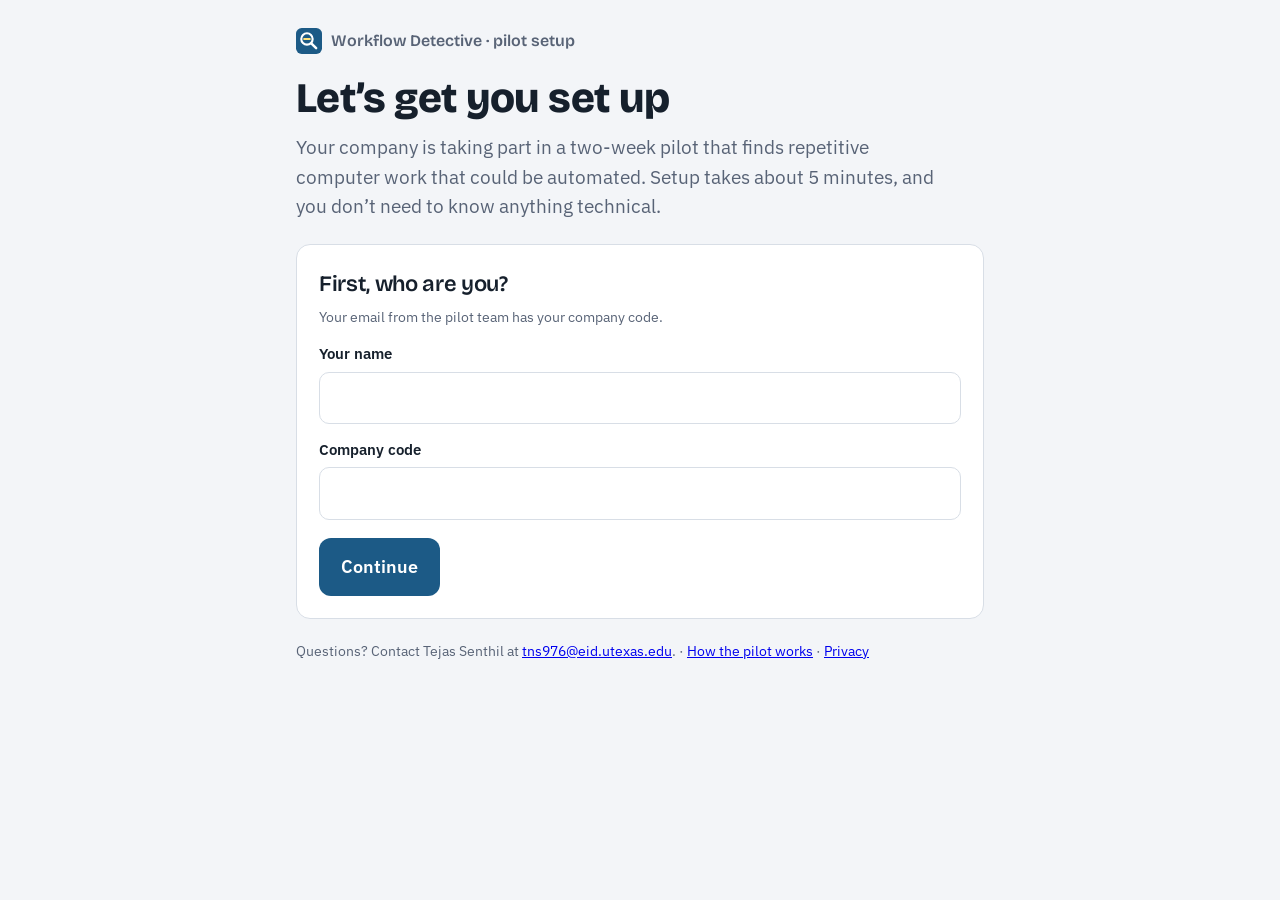
<file: site/index.html>
<!doctype html>
<html lang="en">
<head>
<meta charset="utf-8">
<meta name="viewport" content="width=device-width, initial-scale=1, viewport-fit=cover">
<meta name="workflow-detective-page" content="setup">
<title>Workflow Detective Setup</title>
<link rel="preconnect" href="https://fonts.googleapis.com">
<link rel="preconnect" href="https://fonts.gstatic.com" crossorigin>
<link href="https://fonts.googleapis.com/css2?family=Bricolage+Grotesque:opsz,wght@12..96,600;12..96,800&family=IBM+Plex+Mono:wght@400;500&family=IBM+Plex+Sans:wght@400;500;600&display=swap" rel="stylesheet">
<style>
/* Layout: one calm column. Greeting → (one question) → numbered steps with one big button each → "that's it". */
:root{
  --bg:#F3F5F8; --surface:#FFFFFF; --sunk:#E9EDF2; --line:#D8DEE6;
  --ink:#16202C; --muted:#586376;
  --brand:#1C5A86; --brand-ink:#FFFFFF; --brand-soft:#E1ECF6;
  --mark:#FFE27A; --mark-ink:#2E2400;
  --good:#1D7A4E; --good-bg:#E1F3E9; --warn:#93570A; --warn-bg:#FBEED8;
  --display:"Bricolage Grotesque","Avenir Next","Segoe UI",sans-serif;
  --body:"IBM Plex Sans","Segoe UI",system-ui,sans-serif;
  --mono:"IBM Plex Mono",ui-monospace,Menlo,monospace;
}
@media (prefers-color-scheme: dark){:root:not([data-theme="light"]){
  --bg:#0E131A; --surface:#161C25; --sunk:#1D2430; --line:#2A3341; --ink:#E6EAF0; --muted:#98A2B4;
  --brand:#6CB2E2; --brand-ink:#08131D; --brand-soft:#17293A; --mark:#E5C247; --mark-ink:#1C1500;
  --good:#5ED19A; --good-bg:#122C1E; --warn:#F1B45C; --warn-bg:#33240F; color-scheme:dark;
}}
:root[data-theme="dark"]{
  --bg:#0E131A; --surface:#161C25; --sunk:#1D2430; --line:#2A3341; --ink:#E6EAF0; --muted:#98A2B4;
  --brand:#6CB2E2; --brand-ink:#08131D; --brand-soft:#17293A; --mark:#E5C247; --mark-ink:#1C1500;
  --good:#5ED19A; --good-bg:#122C1E; --warn:#F1B45C; --warn-bg:#33240F; color-scheme:dark;
}
*{box-sizing:border-box}
[hidden]{display:none!important}
html,body{margin:0}
body{background:var(--bg);color:var(--ink);font-family:var(--body);font-size:17px;line-height:1.55}
button,input{font:inherit;color:inherit}
:focus-visible{outline:3px solid var(--brand);outline-offset:3px;border-radius:6px}
h1,h2,h3{font-family:var(--display);letter-spacing:-.015em;text-wrap:balance;margin:0}
p{margin:0}
.wrap{max-width:720px;margin:0 auto;padding-inline:16px;padding-block:28px 72px;display:flex;flex-direction:column;gap:22px}
.brand{display:flex;align-items:center;gap:9px;font-family:var(--display);font-weight:600;font-size:16px;color:var(--muted)}
.brand svg{width:26px;height:26px}
h1{font-size:clamp(30px,5vw,42px);font-weight:800;line-height:1.08}
.lead{font-size:19px;color:var(--muted);max-width:60ch}
.lead b{color:var(--ink);font-weight:600}
.card{background:var(--surface);border:1px solid var(--line);border-radius:14px;padding:22px}
.card h2{font-size:22px;font-weight:600}
.muted{color:var(--muted)} .small{font-size:14px}
.choices{display:grid;gap:10px;margin-top:14px}
.choice{display:flex;flex-direction:column;gap:2px;text-align:left;background:var(--surface);border:2px solid var(--line);border-radius:12px;padding:14px 16px;cursor:pointer}
.choice:hover{border-color:var(--brand)}
.choice b{font-size:18px}
.choice span{font-size:14px;color:var(--muted)}
.choice[aria-pressed="true"]{border-color:var(--brand);background:var(--brand-soft)}
.linkbtn{background:none;border:0;padding:0;color:var(--brand);text-decoration:underline;text-underline-offset:3px;cursor:pointer;font-size:inherit}
.device{font-size:15px;color:var(--muted)}
.device b{color:var(--ink)}
.steps{list-style:none;margin:0;padding:0;display:flex;flex-direction:column;gap:14px;counter-reset:s}
.step{position:relative;background:var(--surface);border:1px solid var(--line);border-radius:14px;padding:22px 22px 22px 70px;counter-increment:s}
.step::before{content:counter(s);position:absolute;left:20px;top:20px;width:34px;height:34px;border-radius:50%;display:grid;place-items:center;font-family:var(--display);font-weight:800;background:var(--brand);color:var(--brand-ink)}
.step.done::before{content:"✓";background:var(--good)}
.step h3{font-size:21px;font-weight:600}
.step .why{color:var(--muted);font-size:15px;margin-top:4px}
.big{display:inline-flex;align-items:center;gap:10px;margin-top:16px;background:var(--brand);color:var(--brand-ink);border:0;border-radius:12px;padding:15px 22px;font-size:18px;font-weight:600;text-decoration:none;cursor:pointer}
.big:hover{filter:brightness(1.08)}
.status{margin-top:12px;font-size:15px;border-radius:8px;padding:10px 12px;background:var(--sunk)}
.status.good{background:var(--good-bg);color:var(--good);font-weight:600}
.status.warn{background:var(--warn-bg);color:var(--warn)}
.then{margin:14px 0 0;padding-left:22px;display:flex;flex-direction:column;gap:6px;font-size:16px}
.then li::marker{color:var(--muted)}
.hint{font-size:14px;color:var(--muted);margin-top:10px}
.code{font-family:var(--mono);font-size:13px;word-break:break-all;background:var(--sunk);border-radius:8px;padding:10px 12px;margin-top:8px;user-select:all}
.field{display:flex;flex-direction:column;gap:6px;font-weight:600;font-size:15px}
.field input{font-weight:400;font-size:17px;padding:12px;border:1px solid var(--line);border-radius:10px;background:var(--surface)}
.form{display:grid;gap:14px;margin-top:14px}
.banner{background:var(--mark);color:var(--mark-ink);border-radius:10px;padding:12px 14px;font-size:15px;display:flex;gap:10px;flex-wrap:wrap;align-items:center}
.banner .linkbtn{color:var(--mark-ink)}
.trust{display:grid;grid-template-columns:minmax(0,1fr) minmax(0,1fr);gap:14px;margin-top:12px}
@media (max-width:560px){.trust{grid-template-columns:minmax(0,1fr)}}
.trust ul{margin:6px 0 0;padding-left:18px;font-size:15px;display:flex;flex-direction:column;gap:4px}
.trust h3{font-size:16px;font-family:var(--body);font-weight:600}
kbd{font-family:var(--mono);font-size:13px;border:1px solid var(--line);border-bottom-width:2px;border-radius:5px;padding:0 6px;background:var(--surface)}
footer{font-size:14px;color:var(--muted)}
@media (prefers-reduced-motion:reduce){*{transition:none!important}}
</style>
</head>
<body>
<div class="wrap">
  <div class="brand"><svg viewBox="0 0 32 32" aria-hidden="true"><rect width="32" height="32" rx="7" fill="var(--brand)"/><circle cx="13.5" cy="13.5" r="7" fill="none" stroke="var(--brand-ink)" stroke-width="2.6"/><path d="M18.8 18.8l6 6" stroke="var(--brand-ink)" stroke-width="3" stroke-linecap="round"/><path d="M10 13.5h7" stroke="var(--mark)" stroke-width="2.4" stroke-linecap="round"/></svg>Workflow Detective · pilot setup</div>

  <div class="banner" id="preview" hidden>This page is personalized by each person’s invite link. <button class="linkbtn" id="sample">See it with a sample person</button></div>

  <section>
    <h1 id="hello">Let’s get you set up</h1>
    <p class="lead" id="lead" style="margin-top:12px">Your company is taking part in a two-week pilot that finds repetitive computer work that could be automated. Setup takes about 5 minutes, and you don’t need to know anything technical.</p>
  </section>

  <section class="card" id="who" hidden>
    <h2>First, who are you?</h2>
    <p class="muted small" style="margin-top:6px">Your email from the pilot team has your company code.</p>
    <form class="form" id="whoForm">
      <label class="field" for="whoName">Your name<input id="whoName" autocomplete="name" required maxlength="60"></label>
      <label class="field" for="whoCompany" id="whoCompanyLabel">Company code<input id="whoCompany" autocomplete="off" required maxlength="40"></label>
      <div><button class="big" type="submit" style="margin-top:4px">Continue</button></div>
    </form>
  </section>

  <section class="card" id="question" hidden>
    <h2>Where do you do most of your work?</h2>
    <p class="muted small" style="margin-top:6px">This decides what to install. If you’re not sure, pick “A mix”.</p>
    <div class="choices" role="group" aria-label="Where you work">
      <button class="choice" type="button" data-work="web"><b>In websites</b><span>Like Gmail, Google Sheets, QuickBooks Online, Salesforce, Shopify</span></button>
      <button class="choice" type="button" data-work="desktop"><b>In programs on my computer</b><span>Like Outlook, Excel, Word, QuickBooks Desktop</span></button>
      <button class="choice" type="button" data-work="both"><b>A mix of both, or I’m not sure</b><span>We’ll set up both. It only adds one step.</span></button>
    </div>
  </section>

  <section id="plan" hidden>
    <p class="device" id="device"></p>
    <p class="status warn" id="planNote" hidden style="margin-top:10px"></p>
    <ol class="steps" id="steps" style="margin-top:14px"></ol>
  </section>

  <section class="card" id="finish" hidden>
    <h2 id="finishTitle">That’s it</h2>
    <p style="margin-top:8px">Once the steps above are done, just work as you normally do. It only watches 3 days a week for <span id="finishWeeks">2 weeks</span>, during work hours. At the end, the pilot team will set up a short call to go over what it found.</p>
    <div class="trust">
      <div><h3>What it notices</h3><ul><li>Which app or site you’re using</li><li>That you copied something, not what</li><li>Which fields you fill in, not what you type</li></ul></div>
      <div><h3>What it never sees</h3><ul><li>What you type, or your emails and documents</li><li>Passwords and payment details</li><li>Your screen. No screenshots, ever.</li></ul></div>
    </div>
  </section>

  <footer id="contact"></footer>
</div>

<script src="invite.js"></script>
<script>
(function () {
  "use strict";
  var $ = function (id) { return document.getElementById(id); };
  var I = window.WDInvite;
  var cfg = { contactName: "the pilot team", contactEmail: "", chromeStoreUrl: "", windowsDownloadUrl: "", macDownloadUrl: "" };
  var have = null;       // which downloads exist (from downloads.json, written by the publish workflow)
  var invite = null, work = null, os = null, browser = null, code = null;

  /* ---------- this computer ---------- */
  function detect() {
    var ua = navigator.userAgent || "", plat = (navigator.userAgentData && navigator.userAgentData.platform) || navigator.platform || "";
    if (/Android|iPhone|iPod/i.test(ua) || (/Mac/i.test(plat) && navigator.maxTouchPoints > 1)) os = "mobile";
    else if (/Win/i.test(plat) || /Windows/i.test(ua)) os = "windows";
    else if (/Mac/i.test(plat) || /Macintosh/i.test(ua)) os = "mac";
    else if (/CrOS/i.test(ua)) os = "chromeos";
    else os = "other";
    browser = /Edg\//.test(ua) ? "edge" : /OPR\//.test(ua) ? "opera" : /Firefox\//.test(ua) ? "firefox" : /Chrome\//.test(ua) ? "chrome" : /Safari\//.test(ua) ? "safari" : "other";
  }
  var OS_NAME = { windows: "a Windows PC", mac: "a Mac", chromeos: "a Chromebook", mobile: "a phone or tablet", other: "this computer" };
  var BROWSER_NAME = { chrome: "Chrome", edge: "Edge", firefox: "Firefox", safari: "Safari", opera: "Opera", other: "your browser" };

  /* ---------- where downloads live ---------- */
  function urls() {
    var gh = /\.github\.io$/.test(location.hostname);
    var owner = location.hostname.split(".")[0], repo = location.pathname.split("/").filter(Boolean)[0] || "";
    var rel = gh && repo ? "https://github.com/" + owner + "/" + repo + "/releases/latest/download/" : "";
    return {
      windows: cfg.windowsDownloadUrl || (rel && rel + "WorkflowDetective.exe"),
      mac: cfg.macDownloadUrl || (rel && rel + "WorkflowDetective-mac.zip"),
      store: cfg.chromeStoreUrl
    };
  }
  function available() {
    var u = urls();
    var a = { windows: !!u.windows, mac: !!u.mac, extension: !!u.store };
    if (have) { a.windows = a.windows && have.windows !== false; a.mac = a.mac && have.mac !== false; }
    if (!have && !/\.github\.io$/.test(location.hostname)) { a.windows = a.windows || true; a.mac = a.mac || true; a.extension = a.extension || true; a.preview = true; }
    return a;
  }

  /* ---------- decide what this person needs ---------- */
  function plan() {
    var a = available();
    var chromium = browser === "chrome" || browser === "edge" || os === "chromeos";
    var ext = a.extension && chromium ? "extension" : null;
    var app = os === "windows" && a.windows ? "windows" : os === "mac" && a.mac ? "mac" : null;
    var steps = [], note = "";
    if (work === "web") {
      if (ext) steps = ["extension"];
      else if (app) { steps = [app]; note = chromium ? "" : "The browser add-on needs Chrome or Edge, so we’ll use the " + (app === "mac" ? "Mac" : "Windows") + " app instead. It covers websites too."; }
    } else if (work === "desktop") {
      if (app) steps = [app];
      else if (ext) { steps = ["extension"]; note = "The desktop app isn’t available for " + OS_NAME[os] + ", so this covers the websites you use."; }
    } else {
      if (ext) steps.push("extension");
      if (app) steps.push(app);
      if (!ext && app && !chromium) note = "You’re using " + BROWSER_NAME[browser] + ", so we’ll skip the browser add-on. The " + (app === "mac" ? "Mac" : "Windows") + " app covers websites too.";
    }
    return { steps: steps, note: note, preview: a.preview };
  }

  /* ---------- copy the invite code (used by the desktop downloads) ---------- */
  function copyCode() {
    if (!code) return Promise.resolve(false);
    try { return navigator.clipboard.writeText(code).then(function () { return true; }, function () { return false; }); }
    catch (e) { return Promise.resolve(false); }
  }

  /* ---------- the step cards ---------- */
  function stepHTML(kind, i, total) {
    var u = urls(), bname = browser === "edge" ? "Edge" : "Chrome";
    if (kind === "extension") return '<li class="step" id="st-extension"><h3>Add Workflow Detective to ' + bname + '</h3>' +
      '<p class="why">This watches the websites you use. It sets itself up with your details.</p>' +
      '<a class="big" id="addExt" href="' + esc(u.store || "#") + '" target="_blank" rel="noopener">Add to ' + bname + '</a>' +
      '<ol class="then"><li>In the store tab, click <b>Add to ' + bname + '</b>' + (browser === "edge" ? " (if asked, click <b>Allow extensions from other stores</b> first)" : "") + ', then <b>Add extension</b>.</li>' +
      '<li>A setup page opens with your details already filled in. Tick <b>I agree</b> and click <b>Start the study</b>.</li>' +
      '<li>When ' + bname + ' asks to let it <b>read and change site data</b>, click <b>Allow</b>. It only notes actions like “copied a number”, never what you type.</li></ol>' +
      '<p class="status" id="extStatus">Waiting for the add-on…</p></li>';
    var mac = kind === "mac";
    var paste = mac ? "<kbd>⌘</kbd><kbd>V</kbd>" : "<kbd>Ctrl</kbd>+<kbd>V</kbd>";
    return '<li class="step" id="st-' + kind + '"><h3>Install the ' + (mac ? "Mac" : "Windows") + ' app</h3>' +
      '<p class="why">This watches desktop programs like Outlook and Excel.</p>' +
      '<a class="big" id="dl-' + kind + '" href="' + esc((mac ? u.mac : u.windows) || "#") + '">Download for ' + (mac ? "Mac" : "Windows") + '</a>' +
      '<p class="status" id="copied-' + kind + '" hidden></p>' +
      (mac
        ? '<ol class="then"><li>Open the downloaded file (it’s in <b>Downloads</b>). Drag <b>Workflow Detective</b> into <b>Applications</b>, then open it from there.</li>' +
          '<li>If your Mac says it can’t be opened: open <b>System Settings → Privacy &amp; Security</b>, scroll down, click <b>Open Anyway</b>, then open it again.</li>' +
          '<li>A setup window opens with your details filled in (we copied your code when you clicked Download). If your Mac asks to allow pasting, click <b>Allow</b>. If anything’s blank, press ' + paste + '.</li>' +
          '<li>Click <b>Open Accessibility settings</b> and switch on <b>Workflow Detective</b>.</li>' +
          '<li>Tick <b>I agree</b> and click <b>Start the study</b>. If asked about your Downloads folder, click <b>Allow</b>.</li></ol>'
        : '<ol class="then"><li>Open the file you just downloaded. It’s at the top or bottom of your browser, or in <b>Downloads</b>.' +
          (browser === "edge" ? ' If Edge says it <b>isn’t commonly downloaded</b>, click <b>⋯</b> → <b>Keep</b> → <b>Show more</b> → <b>Keep anyway</b>.' :
           browser === "chrome" ? ' If Chrome says it <b>isn’t commonly downloaded</b>, click <b>Keep</b>.' : "") + '</li>' +
          '<li>If Windows says <b>“Windows protected your PC”</b>, click <b>More info</b>, then <b>Run anyway</b>.</li>' +
          '<li>A setup page opens with your details filled in. If anything’s blank, press ' + paste + ' on it.</li>' +
          '<li>Tick <b>I agree</b> and click <b>Start the study</b>. A magnifying glass appears near the clock.</li></ol>') +
      '<p class="hint">Details didn’t fill in? <button class="linkbtn" data-copy="1">Copy my code again</button>, then press ' + paste + ' on the setup page.</p></li>';
  }
  var WORDS = ["", "one", "two", "three", "four"];
  function weeksText(w) { w = w || 2; return w === 1 ? "1 week" : w + " weeks"; }
  function lead(inv) {
    $("lead").innerHTML = "<b>" + esc(inv.company) + "</b> is taking part in a " + WORDS[inv.weeks || 2] + "-week pilot that finds repetitive computer work that could be automated. Setup takes about 5 minutes, and you don’t need to know anything technical.";
  }
  function esc(s) { return String(s || "").replace(/[&<>"]/g, function (c) { return { "&": "&amp;", "<": "&lt;", ">": "&gt;", '"': "&quot;" }[c]; }); }

  function render() {
    if (!invite) return;
    $("hello").textContent = invite.participant ? "Hi " + invite.participant.split(" ")[0] + ", let’s get you set up" : "Let’s get you set up";
    lead(invite);
    $("finishWeeks").textContent = weeksText(invite.weeks);
    $("who").hidden = true;
    if (!work) { $("question").hidden = false; $("plan").hidden = true; $("finish").hidden = true; return; }
    $("question").hidden = true;
    var p = plan();
    $("plan").hidden = false;
    var other = os === "windows" ? "mac" : "windows";
    $("device").innerHTML = "Setting up on <b>" + OS_NAME[os] + "</b> with <b>" + BROWSER_NAME[browser] + "</b>." +
      (os === "windows" || os === "mac" ? ' <button class="linkbtn" id="switchOs">Not right? Switch to ' + (other === "mac" ? "Mac" : "Windows") + '</button>' : "") +
      ' · <button class="linkbtn" id="changeWork">Change my answer</button>';
    $("planNote").hidden = !p.note; $("planNote").textContent = p.note;
    if (!p.steps.length) {
      $("steps").innerHTML = '<li class="step"><h3>Please open this link on your work computer</h3><p class="why">' +
        (os === "mobile" ? "Workflow Detective runs on Windows PCs and Macs, not phones or tablets. Email this link to yourself and open it on the computer you work on." :
          "This computer isn’t supported yet. Contact " + esc(cfg.contactName) + " and we’ll sort it out.") + "</p></li>";
      $("finish").hidden = true;
    } else {
      $("steps").innerHTML = p.steps.map(function (k, i) { return stepHTML(k, i, p.steps.length); }).join("");
      $("finish").hidden = false;
    }
    wire();
  }

  function wire() {
    var sw = $("switchOs"); if (sw) sw.onclick = function () { os = os === "windows" ? "mac" : "windows"; render(); };
    $("changeWork").onclick = function () { work = null; save(); render(); };
    ["windows", "mac"].forEach(function (k) {
      var a = $("dl-" + k); if (!a) return;
      a.addEventListener("click", function () {
        copyCode().then(function (ok) {
          var s = $("copied-" + k); s.hidden = false;
          s.className = ok ? "status good" : "status warn";
          s.innerHTML = ok ? "Downloading… Your invite code is copied, so setup can fill itself in." :
            "Downloading… Copy this code. You’ll paste it into the setup page:<div class=\"code\">" + esc(code) + "</div>";
          $("st-" + k).classList.add("done");
        });
      });
    });
    Array.prototype.forEach.call(document.querySelectorAll("[data-copy]"), function (b) {
      b.onclick = function () { copyCode().then(function (ok) { b.textContent = ok ? "Copied" : "Copy failed: select the code below"; if (!ok) b.insertAdjacentHTML("afterend", '<div class="code">' + esc(code) + "</div>"); }); };
    });
    var add = $("addExt"); if (add) add.addEventListener("click", function () { $("extStatus").textContent = "Waiting for the add-on… Come back to this tab when it’s added."; });
  }

  /* ---------- the browser add-on reports back here ---------- */
  function announce() {
    if (!code) return;
    var m = document.querySelector('meta[name="workflow-detective-invite"]');
    if (!m) { m = document.createElement("meta"); m.name = "workflow-detective-invite"; document.head.appendChild(m); }
    m.content = code;
    window.postMessage({ type: "workflow-detective-invite", code: code }, "*");
  }
  setInterval(function () {
    announce();
    var st = document.documentElement.getAttribute("data-wd-extension"), el = $("extStatus");
    if (!el || !st) return;
    if (st === "ready") { el.className = "status good"; el.textContent = "Added and set up ✓"; $("st-extension").classList.add("done"); }
    else { el.className = "status good"; el.textContent = "Added ✓ Now finish on the setup page that opened: tick I agree and click Start the study."; }
  }, 1500);

  /* ---------- remember answers if they come back ---------- */
  function key() { return "wd-setup-" + (code || "").slice(-12); }
  function save() { try { localStorage.setItem(key(), JSON.stringify({ work: work })); } catch (e) {} }
  function restore() { try { var s = JSON.parse(localStorage.getItem(key()) || "{}"); if (s.work && !work) work = s.work; } catch (e) {} }

  function useInvite(c) {
    invite = I.decode(c); if (!invite) return false;
    code = invite.code;
    work = invite.work || null;
    if (invite.computer && (os === "windows" || os === "mac") && invite.computer !== os) { /* trust the device they're on */ }
    restore(); announce(); render();
    return true;
  }

  /* ---------- start ---------- */
  detect();
  Array.prototype.forEach.call(document.querySelectorAll(".choice"), function (b) {
    b.addEventListener("click", function () { work = b.getAttribute("data-work"); save(); render(); });
  });
  $("whoForm").addEventListener("submit", function (e) {
    e.preventDefault();
    var base = invite ? invite : { company: $("whoCompany").value.trim() };
    var made = I.encode(Object.assign({}, base, { participant: $("whoName").value.trim(), company: base.company || $("whoCompany").value.trim() }));
    if (!useInvite(made)) return;
    try { history.replaceState(null, "", "#" + made); } catch (e2) {}
  });
  $("sample").addEventListener("click", function () {
    $("preview").hidden = true;
    useInvite(I.encode({ company: "NORTHLINE (sample)", participant: "Dana Rivera", startDate: "2026-10-12", weeks: 2, hourStart: 8, hourEnd: 18 }));
  });

  function boot() {
    $("contact").innerHTML = "Questions? Contact " + esc(cfg.contactName) + (cfg.contactEmail ? ' at <a href="mailto:' + esc(cfg.contactEmail) + '">' + esc(cfg.contactEmail) + "</a>" : "") + '. · <a href="guide.html">How the pilot works</a> · <a href="privacy.html">Privacy</a>';
    var c = I.find(location.hash);
    var inv = c && I.decode(c);
    if (inv && inv.participant) { useInvite(c); return; }
    if (inv) {   // company link: just ask for a name
      invite = inv; code = null;
      $("who").hidden = false; $("whoCompanyLabel").hidden = true; $("whoCompany").value = inv.company; $("whoCompany").required = false;
      lead(inv);
      return;
    }
    $("who").hidden = false;
    if (available().preview) $("preview").hidden = false;
  }
  function getJSON(u) { return fetch(u, { cache: "no-store" }).then(function (r) { return r.ok ? r.json() : null; }).catch(function () { return null; }); }
  Promise.all([getJSON("config.json"), getJSON("downloads.json")]).then(function (r) {
    if (r[0]) Object.keys(r[0]).forEach(function (k) { if (r[0][k] !== "") cfg[k] = r[0][k]; });
    if (r[1]) have = r[1];
    boot();
  });
  window.addEventListener("hashchange", function () { var c = I.find(location.hash); if (c && c !== code) useInvite(c); });
})();
</script>
</body>
</html>
</file>
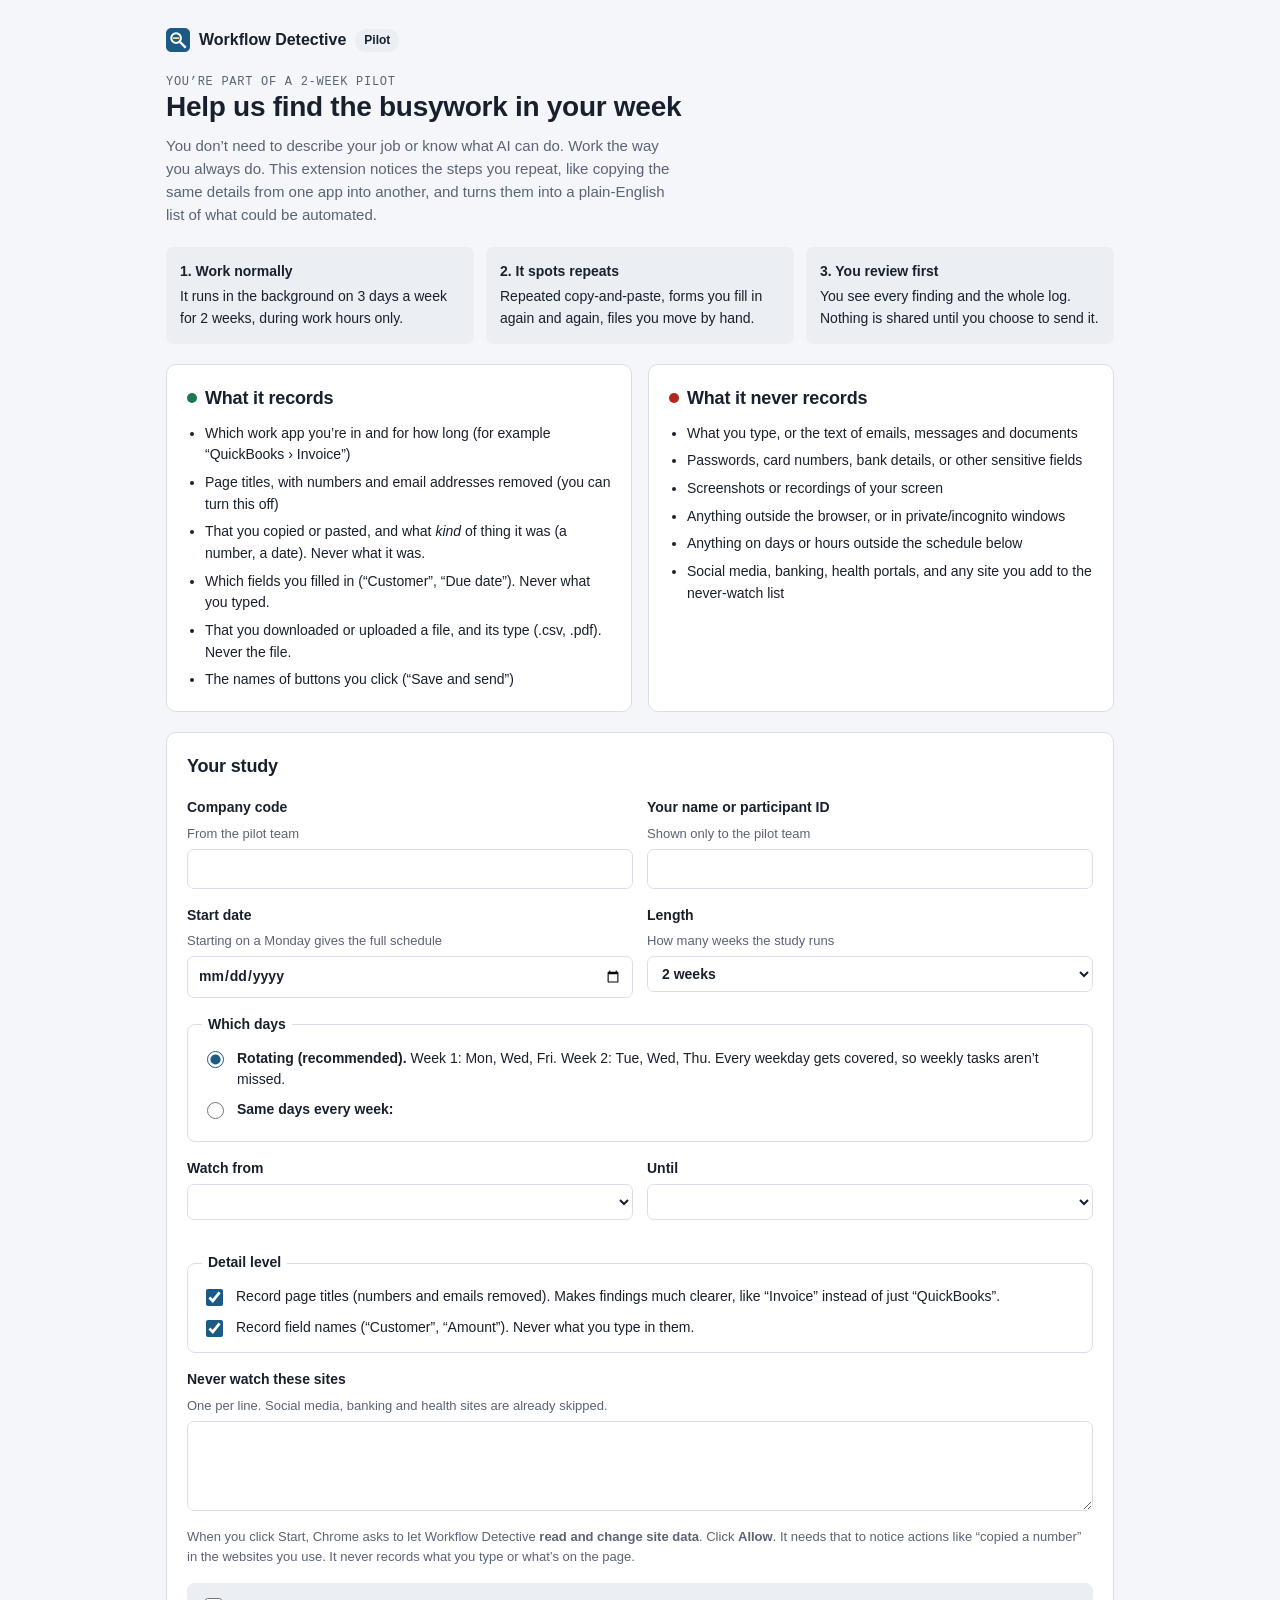
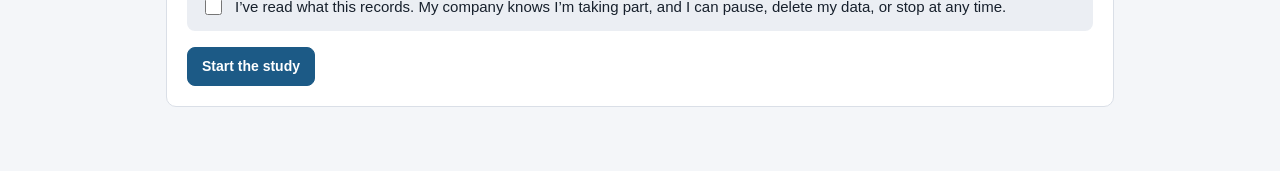
<file: extension/onboarding.html>
<!doctype html>
<html lang="en">
<head>
<meta charset="utf-8">
<meta name="viewport" content="width=device-width, initial-scale=1">
<title>Workflow Detective · Setup</title>
<link rel="stylesheet" href="ui.css">
<style>
  .lists{display:grid;grid-template-columns:minmax(0,1fr) minmax(0,1fr);gap:16px}
  @media (max-width:720px){.lists{grid-template-columns:minmax(0,1fr)}}
  .lists ul{margin:10px 0 0;padding-left:18px;display:flex;flex-direction:column;gap:6px;font-size:14px}
  .yes h2::before,.no h2::before{content:"";display:inline-block;width:10px;height:10px;border-radius:50%;margin-right:8px;vertical-align:1px}
  .yes h2::before{background:var(--good)} .no h2::before{background:var(--bad)}
  .how{display:grid;grid-template-columns:repeat(3,minmax(0,1fr));gap:12px;counter-reset:s}
  @media (max-width:720px){.how{grid-template-columns:minmax(0,1fr)}}
  .how div{background:var(--sunk);border-radius:8px;padding:14px;font-size:14px}
  .how b{display:block;margin-bottom:4px}
  form{display:flex;flex-direction:column;gap:16px}
  .f2{display:grid;grid-template-columns:minmax(0,1fr) minmax(0,1fr);gap:14px}
  @media (max-width:620px){.f2{grid-template-columns:minmax(0,1fr)}}
  fieldset{border:1px solid var(--line);border-radius:8px;padding:12px 14px;display:flex;flex-direction:column;gap:8px;margin:0}
  legend{font-weight:600;font-size:14px;padding:0 6px}
  .days{display:flex;gap:6px;flex-wrap:wrap}
  .days label{display:flex;gap:5px;align-items:center;border:1px solid var(--line);border-radius:6px;padding:4px 9px;font-size:13px}
  .preview{font-size:13px;color:var(--muted)}
  .preview b{color:var(--ink)}
  .saved{background:var(--good-bg);color:var(--good);border-radius:8px;padding:12px 14px;font-weight:600}
  .danger-zone{border-color:color-mix(in srgb,var(--bad) 35%,var(--line))}
  #details{display:flex;flex-direction:column;gap:16px}
  .invite{display:flex;flex-direction:column;gap:10px;padding-bottom:4px}
  .invite-row{display:flex;gap:8px;flex-wrap:wrap}
  .invite-row input{flex:1;min-width:220px;font-family:var(--mono);font-size:15px;padding:12px 12px}
  .invite-msg:empty{display:none}
  .invite-msg.bad{color:var(--bad)}
  .invite-summary{font-size:16px;background:var(--good-bg);color:var(--ink);border-radius:8px;padding:12px 14px}
  .consent{font-size:15px;background:var(--sunk);border-radius:8px;padding:12px 14px}
  kbd{font-family:var(--mono);font-size:12px;border:1px solid var(--line);border-bottom-width:2px;border-radius:4px;padding:0 5px;background:var(--surface)}
</style>
</head>
<body>
<div class="wrap">
  <div class="brand"><img src="icons/48.png" alt="">Workflow Detective <span class="chip">Pilot</span></div>

  <div>
    <p class="eyebrow">You’re part of a 2-week pilot</p>
    <h1>Help us find the busywork in your week</h1>
    <p class="muted" style="margin-top:10px;max-width:62ch" data-desktop="You don’t need to describe your job or know what AI can do. Work the way you always do. This app notices the steps you repeat, like copying the same details from an email into a spreadsheet, and turns them into a plain-English list of what could be automated.">You don’t need to describe your job or know what AI can do. Work the way you always do. This extension notices the steps you repeat, like copying the same details from one app into another, and turns them into a plain-English list of what could be automated.</p>
  </div>

  <div class="how">
    <div><b>1. Work normally</b>It runs in the background on 3 days a week for 2 weeks, during work hours only.</div>
    <div><b>2. It spots repeats</b>Repeated copy-and-paste, forms you fill in again and again, files you move by hand.</div>
    <div><b>3. You review first</b>You see every finding and the whole log. Nothing is shared until you choose to send it.</div>
  </div>

  <div class="lists" data-for="browser">
    <div class="card yes">
      <h2>What it records</h2>
      <ul>
        <li>Which work app you’re in and for how long (for example “QuickBooks › Invoice”)</li>
        <li>Page titles, with numbers and email addresses removed (you can turn this off)</li>
        <li>That you copied or pasted, and what <i>kind</i> of thing it was (a number, a date). Never what it was.</li>
        <li>Which fields you filled in (“Customer”, “Due date”). Never what you typed.</li>
        <li>That you downloaded or uploaded a file, and its type (.csv, .pdf). Never the file.</li>
        <li>The names of buttons you click (“Save and send”)</li>
      </ul>
    </div>
    <div class="card no">
      <h2>What it never records</h2>
      <ul>
        <li>What you type, or the text of emails, messages and documents</li>
        <li>Passwords, card numbers, bank details, or other sensitive fields</li>
        <li>Screenshots or recordings of your screen</li>
        <li>Anything outside the browser, or in private/incognito windows</li>
        <li>Anything on days or hours outside the schedule below</li>
        <li>Social media, banking, health portals, and any site you add to the never-watch list</li>
      </ul>
    </div>
  </div>


  <div class="lists" data-for="desktop" hidden>
    <div class="card yes">
      <h2>What it records</h2>
      <ul>
        <li>Which app you’re in and for how long (Excel, Outlook, QuickBooks Desktop, your browser…)</li>
        <li>Window titles, like a file name or email subject, with numbers and email addresses removed (you can turn this off)</li>
        <li data-mac="That you copied something, and what type of thing it was (text, cells, a file). On a Mac it never reads what you copied.">That you copied something, and what <i>kind</i> of thing it was (a number, a date, some cells). Never what it was.</li>
        <li data-mac="Which fields you filled in (“Customer”, “Due date”). Never what you typed.">Which fields you filled in (“Customer”, “Due date”), and in Excel which sheet and column headings you edited. Never what you typed.</li>
        <li data-mac="That a new file appeared in your Downloads folder, and its type (.csv, .pdf). Never the file or its name.">That a file was saved to Downloads, Desktop or Documents, and its type (.csv, .pdf). Never the file or its name.</li>
        <li data-mac-hide>The names of buttons you click (“Send”, “Save”)</li>
      </ul>
    </div>
    <div class="card no">
      <h2>What it never records</h2>
      <ul>
        <li>What you type, or the text of emails, messages, documents and spreadsheet cells</li>
        <li>Your keystrokes. It never watches the keyboard.</li>
        <li>Passwords, card numbers, bank details, or other sensitive fields</li>
        <li>Screenshots or recordings of your screen</li>
        <li>Anything on days or hours outside the schedule below</li>
        <li>Password managers, banking and health apps or sites, and anything you add to the never-watch list</li>
      </ul>
    </div>
  </div>

  <div class="card mac-perm" id="macPerm" hidden>
    <div class="row" style="justify-content:space-between">
      <h2>One step on a Mac: allow Accessibility</h2>
      <span class="pill" id="permPill">Checking…</span>
    </div>
    <p class="muted small" style="margin:8px 0 12px;max-width:68ch">macOS asks you to allow this so Workflow Detective can see window titles and which field you’re typing in. It still never sees what you type. Click the button, switch on <b>Workflow Detective</b> in the list, then come back here.</p>
    <button class="btn" type="button" id="permBtn">Open Accessibility settings</button>
  </div>

  <form class="card" id="form" novalidate>
    <div class="invite" id="inviteBox" hidden>
      <div id="inviteAsk">
        <h2>Paste your invite code</h2>
        <p class="muted small">It’s in the email from the pilot team and fills in everything for you. You can also press <kbd>Ctrl</kbd>+<kbd>V</kbd> (<kbd>⌘</kbd><kbd>V</kbd> on a Mac) anywhere on this page.</p>
        <div class="invite-row"><input type="text" id="inviteCode" placeholder="WD1.…" autocomplete="off" spellcheck="false" aria-label="Invite code"><button class="btn" type="button" id="inviteUse">Use code</button></div>
        <p class="small invite-msg" id="inviteMsg" role="status"></p>
        <p class="small muted">No code? <button type="button" class="linkbtn" id="noCode">Fill in the details yourself</button></p>
      </div>
      <div id="inviteDone" hidden>
        <h2 id="inviteHello">You’re all set up</h2>
        <p class="invite-summary" id="inviteSummary"></p>
        <label class="field" id="nameOnly" hidden>Your name<span>So the pilot team knows whose results these are</span><input type="text" id="participantQuick" maxlength="60" autocomplete="name"></label>
        <button type="button" class="linkbtn small" id="showDetails">Change details</button>
      </div>
    </div>
    <div id="details">
    <h2>Your study</h2>
    <div class="f2">
      <label class="field">Company code<span>From the pilot team</span><input type="text" id="company" required maxlength="40" autocomplete="off"></label>
      <label class="field">Your name or participant ID<span>Shown only to the pilot team</span><input type="text" id="participant" required maxlength="60" autocomplete="off"></label>
    </div>
    <div class="f2">
      <label class="field">Start date<span>Starting on a Monday gives the full schedule</span><input type="date" id="startDate" required></label>
      <label class="field">Length<span>How many weeks the study runs</span>
        <select id="weeks"><option value="1">1 week</option><option value="2" selected>2 weeks</option><option value="3">3 weeks</option><option value="4">4 weeks</option></select></label>
    </div>
    <fieldset>
      <legend>Which days</legend>
      <label class="check"><input type="radio" name="mode" value="rotate" checked><span><b>Rotating (recommended).</b> Week 1: Mon, Wed, Fri. Week 2: Tue, Wed, Thu. Every weekday gets covered, so weekly tasks aren’t missed.</span></label>
      <label class="check"><input type="radio" name="mode" value="fixed"><span><b>Same days every week:</b></span></label>
      <div class="days" id="days"></div>
    </fieldset>
    <div class="f2">
      <label class="field">Watch from<select id="hourStart"></select></label>
      <label class="field">Until<select id="hourEnd"></select></label>
    </div>
    <p class="preview" id="preview"></p>
    <fieldset>
      <legend>Detail level</legend>
      <label class="check"><input type="checkbox" id="captureTitles" checked><span data-desktop="Record window titles, like a file name or email subject (numbers and emails removed). Makes findings much clearer, like “AR Tracker.xlsx” instead of just “Excel”.">Record page titles (numbers and emails removed). Makes findings much clearer, like “Invoice” instead of just “QuickBooks”.</span></label>
      <label class="check"><input type="checkbox" id="captureFieldLabels" checked><span>Record field names (“Customer”, “Amount”). Never what you type in them.</span></label>
    </fieldset>
    <label class="field"><b data-desktop="Never watch these apps or sites">Never watch these sites</b><span data-desktop="One per line: an app name (like Spotify) or a website (like reddit.com). Password managers, banking and health are already skipped.">One per line. Social media, banking and health sites are already skipped.</span><textarea id="blocked" spellcheck="false"></textarea></label>
    </div>
    <p class="small muted" id="accessNote" data-for="browser">When you click Start, Chrome asks to let Workflow Detective <b>read and change site data</b>. Click <b>Allow</b>. It needs that to notice actions like “copied a number” in the websites you use. It never records what you type or what’s on the page.</p>
    <label class="check consent"><input type="checkbox" id="consent" required><span>I’ve read what this records. My company knows I’m taking part, and I can pause, delete my data, or stop at any time.</span></label>
    <div class="row">
      <button class="btn primary" type="submit" id="save">Start the study</button>
      <span class="small muted" id="msg"></span>
    </div>
    <div class="saved" id="saved" hidden data-desktop-html="You’re set. You can close this tab. Look for the magnifying-glass icon near the clock (it shows a green dot during watch hours). Click it any time to pause." data-mac="You’re set. You can close this window. Look for the magnifying glass in the menu bar at the top of your screen (it fills in during watch hours). Click it any time to pause.">You’re set. You can close this tab. Look for the <b>ON</b> badge on the toolbar icon during watch hours.</div>
  </form>

  <div class="card danger-zone" id="stopCard" hidden>
    <h2>Stop taking part</h2>
    <p class="muted small" style="margin:6px 0 12px">Stops recording and permanently deletes everything logged on this computer. You can’t undo this.</p>
    <div class="row">
      <button class="btn danger" id="stop">Stop and delete everything</button>
      <button class="btn danger" id="stopYes" hidden>Yes, delete it all</button>
      <button class="btn" id="stopNo" hidden>Keep going</button>
      <span class="small" id="stopMsg"></span>
    </div>
  </div>
</div>
<script src="lib/invite.js"></script>
<script type="module" src="onboarding.js"></script>
</body>
</html>
</file>
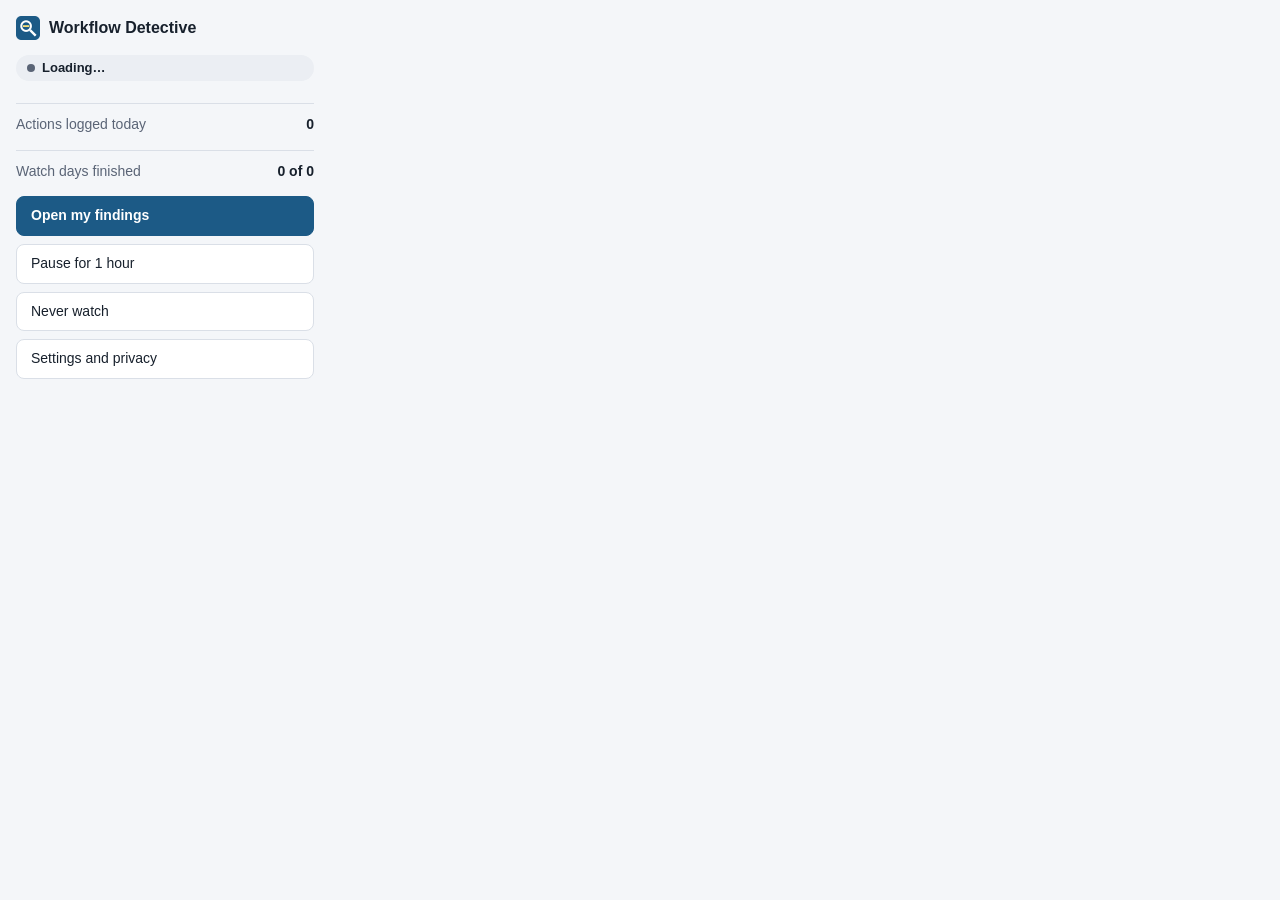
<file: extension/popup.html>
<!doctype html>
<html lang="en">
<head>
<meta charset="utf-8">
<title>Workflow Detective</title>
<link rel="stylesheet" href="ui.css">
<style>
  body{width:330px}
  .pop{padding:16px;display:flex;flex-direction:column;gap:14px}
  .stat{display:flex;justify-content:space-between;font-size:14px;border-top:1px solid var(--line);padding-top:10px}
  .stack{display:flex;flex-direction:column;gap:8px}
  .stack .btn{width:100%;text-align:left}
  .site{font-family:var(--mono);font-size:12px}
.access{display:flex;flex-direction:column;gap:8px;background:var(--bad-bg);color:var(--ink);border-radius:8px;padding:10px 12px;margin-bottom:10px}
</style>
</head>
<body>
<div class="pop">
  <div class="row" style="justify-content:space-between">
    <div class="brand"><img src="icons/48.png" alt="">Workflow Detective</div>
  </div>
  <div class="stack">
    <span id="pill" class="pill">Loading…</span>
    <p id="sub" class="small muted"></p>
  </div>
  <div class="stat"><span class="muted">Actions logged today</span><b id="today" class="tnum">0</b></div>
  <div class="stat"><span class="muted">Watch days finished</span><b id="days" class="tnum">0 of 0</b></div>
  <div class="access" id="access" hidden>
    <p class="small"><b>Website access is off.</b> Workflow Detective can’t notice your work in websites until you allow it.</p>
    <button class="btn primary" id="allow">Allow website access</button>
  </div>
  <div class="stack" id="actions">
    <button class="btn primary" id="report">Open my findings</button>
    <button class="btn" id="pause">Pause for 1 hour</button>
    <button class="btn" id="block">Never watch <span class="site" id="host"></span></button>
    <p class="small muted" id="blockNote" hidden></p>
    <button class="btn" id="settings">Settings and privacy</button>
  </div>
</div>
<script type="module" src="popup.js"></script>
</body>
</html>
</file>
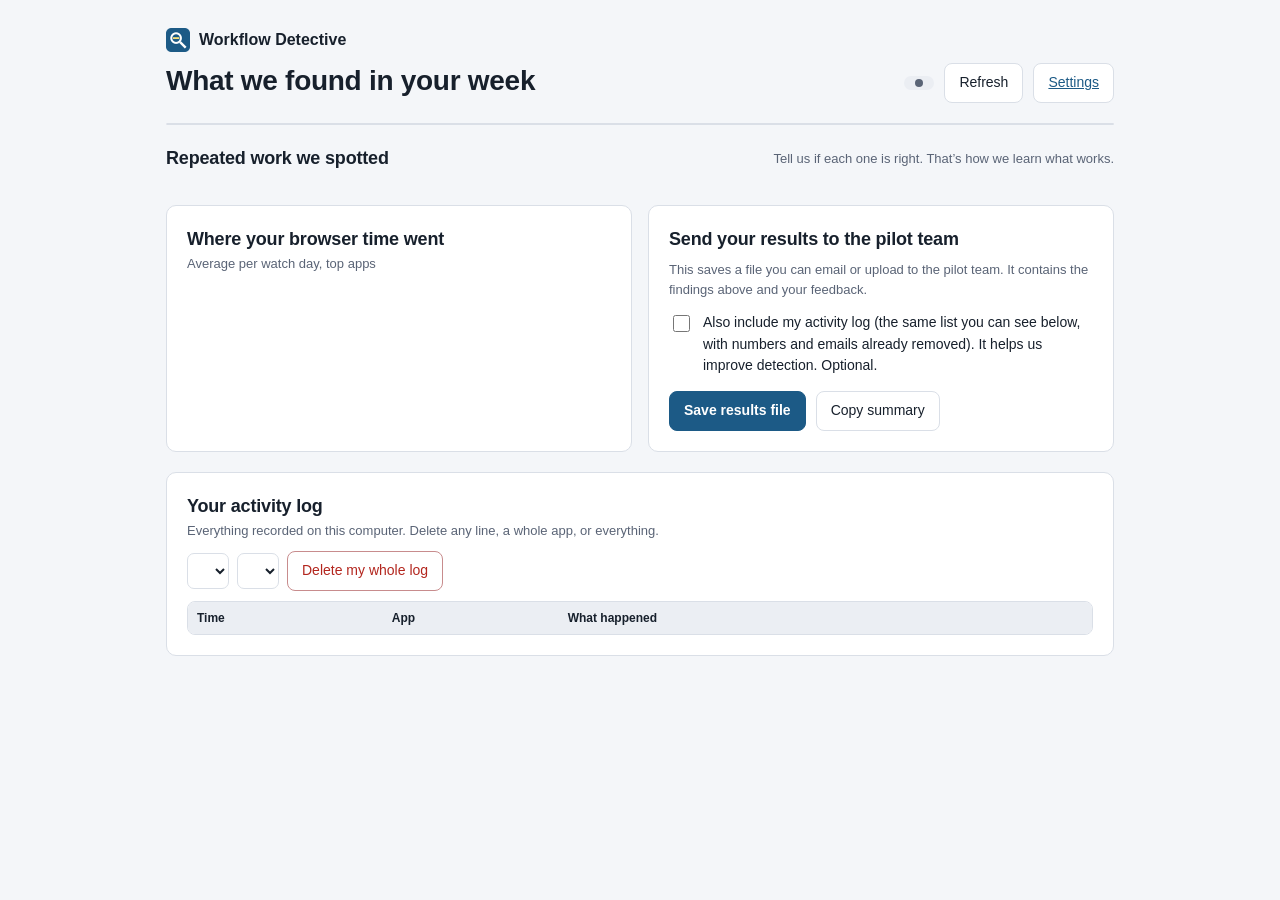
<file: extension/report.html>
<!doctype html>
<html lang="en">
<head>
<meta charset="utf-8">
<meta name="viewport" content="width=device-width, initial-scale=1">
<title>Workflow Detective · My findings</title>
<link rel="stylesheet" href="ui.css">
<style>
  .top{display:flex;justify-content:space-between;align-items:flex-end;gap:16px;flex-wrap:wrap}
  .tiles{display:grid;grid-template-columns:repeat(4,minmax(0,1fr));gap:1px;background:var(--line);border:1px solid var(--line);border-radius:10px;overflow:hidden}
  @media (max-width:720px){.tiles{grid-template-columns:repeat(2,minmax(0,1fr))}}
  .tile{background:var(--surface);padding:14px 16px;display:flex;flex-direction:column;gap:2px}
  .tile .k{font-size:12px;color:var(--muted)}
  .tile .v{font-size:24px;font-weight:700;font-variant-numeric:tabular-nums}
  .banner{background:var(--warn-bg);color:var(--warn);border-radius:8px;padding:10px 14px;font-size:14px}
  .finding{display:grid;grid-template-columns:minmax(0,1fr) 150px;gap:18px}
  @media (max-width:640px){.finding{grid-template-columns:minmax(0,1fr)}}
  .f-main{display:flex;flex-direction:column;gap:8px;min-width:0}
  .f-side{text-align:right;display:flex;flex-direction:column;gap:4px}
  @media (max-width:640px){.f-side{text-align:left}}
  .big{font-size:28px;font-weight:800;line-height:1;font-variant-numeric:tabular-nums}
  .evid{font-family:var(--mono);font-size:12.5px;color:var(--muted)}
  .how{background:var(--sunk);border-radius:8px;padding:12px 14px;font-size:14px;display:flex;flex-direction:column;gap:6px}
  .how .why{color:var(--muted);font-size:13px}
  ol.steps{margin:0;padding-left:20px;font-size:14px;display:flex;flex-direction:column;gap:2px}
  details summary{cursor:pointer;font-size:13px;color:var(--brand)}
  .occ{list-style:none;margin:8px 0 0;padding:0;font-family:var(--mono);font-size:12px;display:flex;flex-direction:column;gap:3px;color:var(--muted)}
  .fb{display:flex;gap:8px;flex-wrap:wrap;align-items:center;border-top:1px dashed var(--line);padding-top:10px;font-size:13px}
  .fb button{border:1px solid var(--line);background:var(--surface);border-radius:999px;padding:4px 11px;font-size:13px}
  .fb button[aria-pressed=true]{background:var(--brand);border-color:var(--brand);color:var(--brand-ink)}
  .fb input{flex:1;min-width:160px;padding:5px 9px;font-size:13px}
  .apps{display:flex;flex-direction:column;gap:8px;margin-top:10px}
  .bar{display:grid;grid-template-columns:150px minmax(0,1fr) 64px;gap:10px;align-items:center;font-size:14px}
  .bar i{display:block;height:10px;border-radius:5px;background:var(--brand)}
  .bar .n{text-align:right;color:var(--muted);font-variant-numeric:tabular-nums}
  .bar .name{overflow:hidden;text-overflow:ellipsis;white-space:nowrap}
  .logtools{display:flex;gap:8px;flex-wrap:wrap;align-items:center;margin:10px 0}
  .logtools select{width:auto}
  .tbl{overflow-x:auto;max-height:520px;overflow-y:auto;border:1px solid var(--line);border-radius:8px}
  table{border-collapse:collapse;width:100%;font-size:13px;min-width:560px}
  th{position:sticky;top:0;background:var(--sunk);text-align:left;font-weight:600;padding:7px 9px;font-size:12px}
  td{padding:6px 9px;border-top:1px solid var(--line);vertical-align:top}
  td.t{font-family:var(--mono);color:var(--muted);white-space:nowrap}
  td.x button{border:0;background:none;color:var(--muted);font-size:16px;line-height:1;padding:0 4px}
  td.x button:hover{color:var(--bad)}
  .empty{text-align:center;padding:40px 16px;color:var(--muted)}
</style>
</head>
<body>
<div class="wrap">
  <div class="top">
    <div>
      <div class="brand"><img src="icons/48.png" alt="">Workflow Detective</div>
      <h1 style="margin-top:12px">What we found in your week</h1>
      <p class="muted" id="who" style="margin-top:6px"></p>
    </div>
    <div class="row"><span id="pill" class="pill"></span><button class="btn" id="refresh">Refresh</button><a class="btn" href="onboarding.html">Settings</a></div>
  </div>

  <div class="tiles" id="tiles"></div>
  <p class="banner" id="early" hidden></p>

  <section style="display:flex;flex-direction:column;gap:12px">
    <div class="row" style="justify-content:space-between"><h2>Repeated work we spotted</h2><span class="small muted">Tell us if each one is right. That’s how we learn what works.</span></div>
    <div id="findings"></div>
  </section>

  <div class="grid2">
    <section class="card">
      <h2 id="timeTitle">Where your browser time went</h2>
      <p class="small muted">Average per watch day, top apps</p>
      <div class="apps" id="apps"></div>
    </section>
    <section class="card">
      <h2>Send your results to the pilot team</h2>
      <p class="small muted" style="margin:6px 0 12px">This saves a file you can email or upload to the pilot team. It contains the findings above and your feedback.</p>
      <label class="check"><input type="checkbox" id="incLog"><span>Also include my activity log (the same list you can see below, with numbers and emails already removed). It helps us improve detection. Optional.</span></label>
      <div class="row" style="margin-top:14px"><button class="btn primary" id="export">Save results file</button><button class="btn" id="copy">Copy summary</button><span class="small muted" id="exMsg"></span></div>
    </section>
  </div>

  <section class="card">
    <div class="row" style="justify-content:space-between"><h2>Your activity log</h2><span class="small muted" id="logCount"></span></div>
    <p class="small muted">Everything recorded on this computer. Delete any line, a whole app, or everything.</p>
    <div class="logtools">
      <select id="logDay" aria-label="Day"></select>
      <select id="logApp" aria-label="App"></select>
      <button class="btn" id="delApp" hidden>Delete everything from this app</button>
      <button class="btn danger" id="delAll">Delete my whole log</button>
      <button class="btn danger" id="delAllYes" hidden>Yes, delete it all</button>
    </div>
    <div class="tbl"><table><thead><tr><th>Time</th><th>App</th><th>What happened</th><th></th></tr></thead><tbody id="log"></tbody></table></div>
  </section>
</div>
<script src="lib/detector.js"></script>
<script type="module" src="report.js"></script>
</body>
</html>
</file>
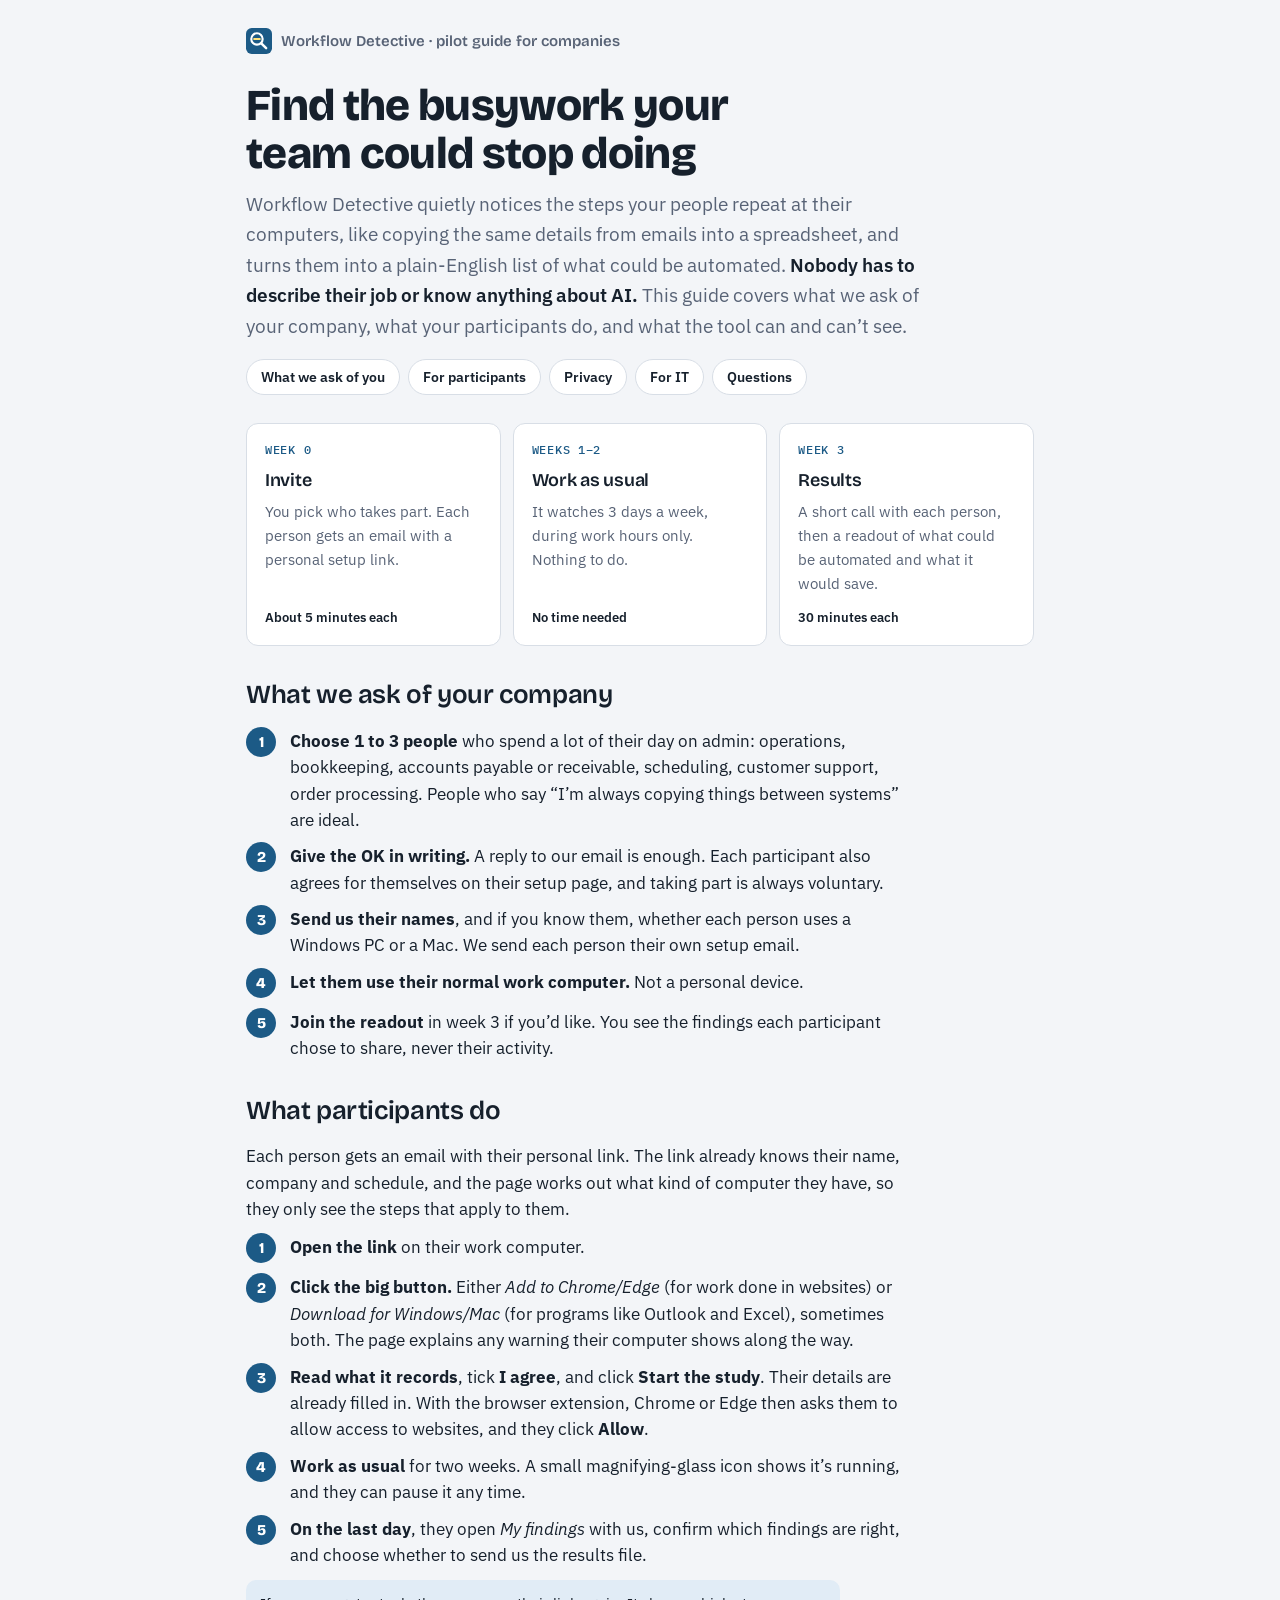
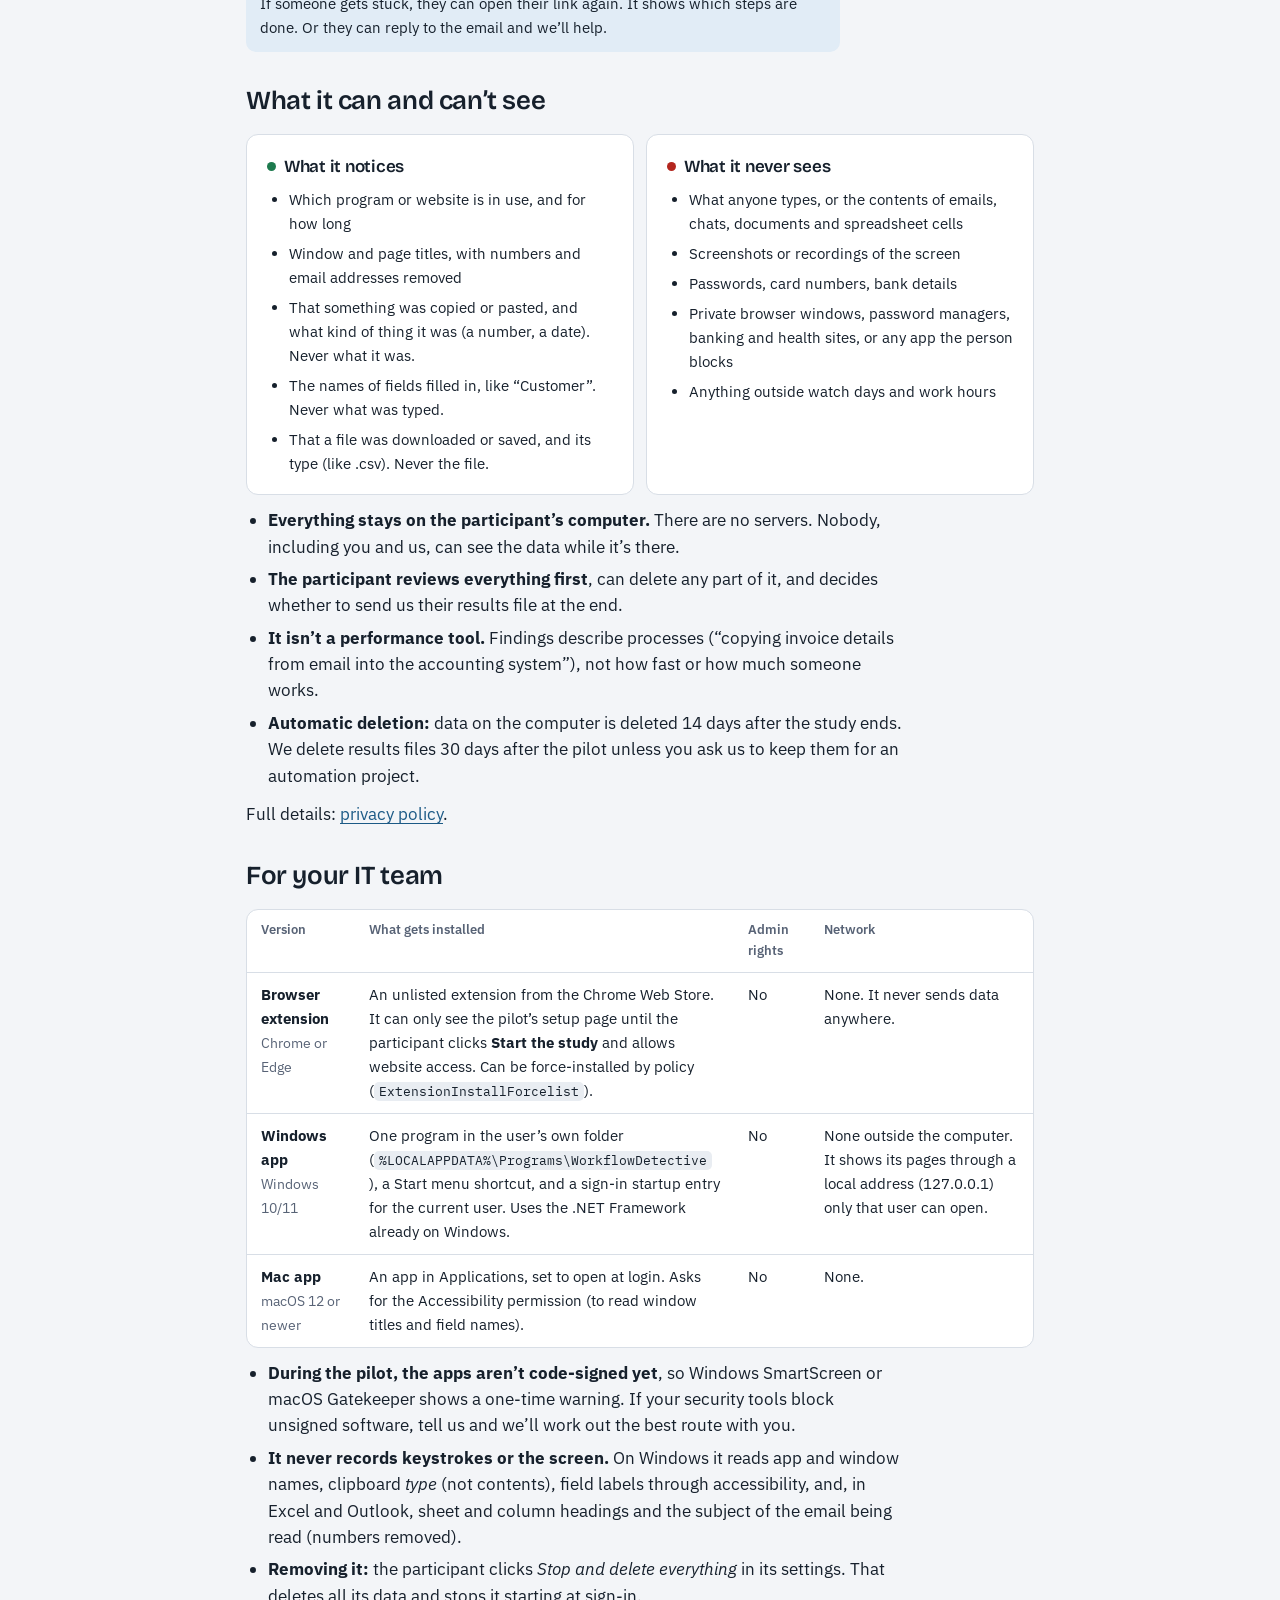
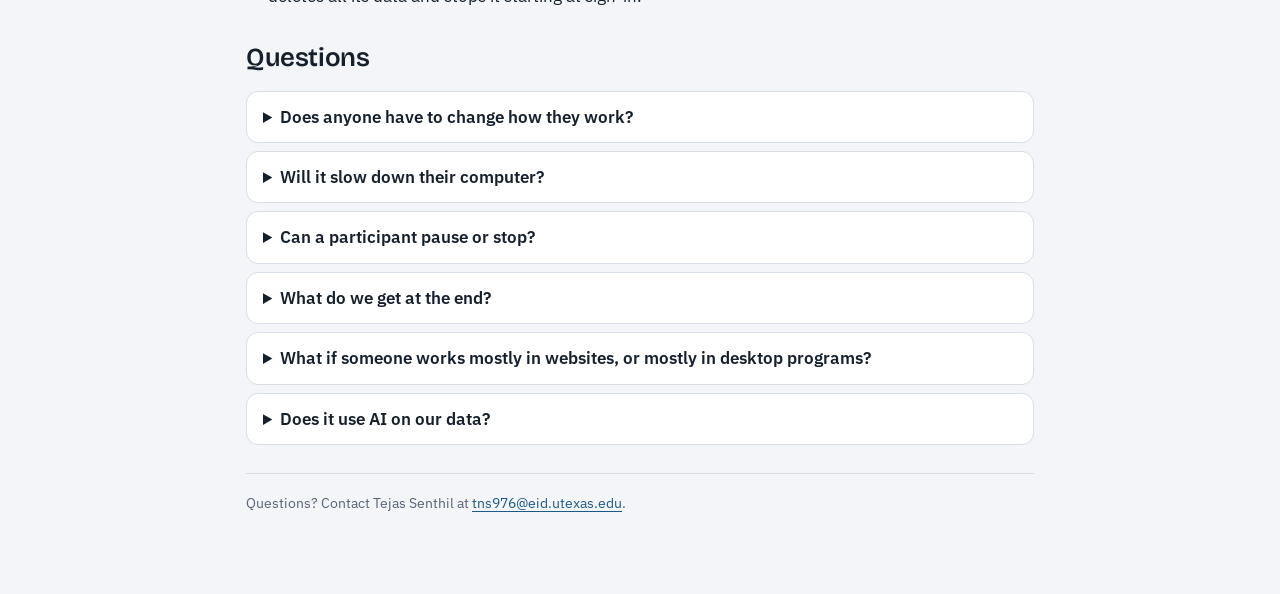
<file: site/guide.html>
<!doctype html>
<html lang="en">
<head>
<meta charset="utf-8">
<meta name="viewport" content="width=device-width, initial-scale=1, viewport-fit=cover">
<title>Workflow Detective Pilot Guide</title>
<link rel="preconnect" href="https://fonts.googleapis.com">
<link rel="preconnect" href="https://fonts.gstatic.com" crossorigin>
<link href="https://fonts.googleapis.com/css2?family=Bricolage+Grotesque:opsz,wght@12..96,600;12..96,800&family=IBM+Plex+Mono:wght@400;500&family=IBM+Plex+Sans:wght@400;500;600&display=swap" rel="stylesheet">
<style>
/* Layout: a guide for the client company. Short intro + three-week timeline strip, then sections a manager, a
   participant and IT each jump to. Same palette and faces as the participant setup page. */
:root{
  --bg:#F3F5F8; --surface:#FFFFFF; --sunk:#E9EDF2; --line:#D8DEE6;
  --ink:#16202C; --muted:#586376;
  --brand:#1C5A86; --brand-ink:#FFFFFF; --brand-soft:#E1ECF6;
  --mark:#FFE27A; --mark-ink:#2E2400;
  --good:#1D7A4E; --bad:#B3261E;
  --display:"Bricolage Grotesque","Avenir Next","Segoe UI",sans-serif;
  --body:"IBM Plex Sans","Segoe UI",system-ui,sans-serif;
  --mono:"IBM Plex Mono",ui-monospace,Menlo,monospace;
}
@media (prefers-color-scheme: dark){:root:not([data-theme="light"]){
  --bg:#0E131A; --surface:#161C25; --sunk:#1D2430; --line:#2A3341; --ink:#E6EAF0; --muted:#98A2B4;
  --brand:#6CB2E2; --brand-ink:#08131D; --brand-soft:#17293A; --mark:#E5C247; --mark-ink:#1C1500;
  --good:#5ED19A; --bad:#FF8A80; color-scheme:dark;
}}
:root[data-theme="dark"]{
  --bg:#0E131A; --surface:#161C25; --sunk:#1D2430; --line:#2A3341; --ink:#E6EAF0; --muted:#98A2B4;
  --brand:#6CB2E2; --brand-ink:#08131D; --brand-soft:#17293A; --mark:#E5C247; --mark-ink:#1C1500;
  --good:#5ED19A; --bad:#FF8A80; color-scheme:dark;
}
*{box-sizing:border-box}
[hidden]{display:none!important}
html,body{margin:0}
body{background:var(--bg);color:var(--ink);font-family:var(--body);font-size:16.5px;line-height:1.6}
a{color:var(--brand);text-underline-offset:3px}
:focus-visible{outline:3px solid var(--brand);outline-offset:3px;border-radius:6px}
h1,h2,h3{font-family:var(--display);letter-spacing:-.015em;text-wrap:balance;margin:0}
p{margin:0}
.wrap{max-width:820px;margin:0 auto;padding-inline:16px;padding-block:28px 80px;display:flex;flex-direction:column;gap:28px}
.brand{display:flex;align-items:center;gap:9px;font-family:var(--display);font-weight:600;font-size:15px;color:var(--muted)}
.brand svg{width:26px;height:26px}
h1{font-size:clamp(30px,5vw,44px);font-weight:800;line-height:1.08}
.lead{font-size:19px;color:var(--muted);max-width:62ch;margin-top:12px}
.lead b{color:var(--ink);font-weight:600}
.jump{display:flex;flex-wrap:wrap;gap:8px;margin-top:18px}
.jump a{font-size:14px;font-weight:600;text-decoration:none;background:var(--surface);border:1px solid var(--line);border-radius:999px;padding:6px 14px;color:var(--ink)}
.jump a:hover{border-color:var(--brand)}
.timeline{list-style:none;margin:0;padding:0;display:grid;grid-template-columns:repeat(3,minmax(0,1fr));gap:12px}
@media (max-width:640px){.timeline{grid-template-columns:minmax(0,1fr)}}
.timeline li{background:var(--surface);border:1px solid var(--line);border-radius:12px;padding:16px 18px;display:flex;flex-direction:column;gap:6px}
.when{font-family:var(--mono);font-size:12px;letter-spacing:.06em;text-transform:uppercase;color:var(--brand);font-weight:500}
.timeline h3{font-size:18px;font-weight:600}
.timeline p{font-size:15px;color:var(--muted)}
.timeline .time{font-size:13px;color:var(--ink);font-weight:600;margin-top:auto;padding-top:6px}
section{display:flex;flex-direction:column;gap:12px;scroll-margin-top:16px}
section > h2{font-size:26px;font-weight:600}
section > p, section > ul, section > ol{max-width:66ch}
ul,ol{margin:0;padding-left:22px;display:flex;flex-direction:column;gap:6px}
.card{background:var(--surface);border:1px solid var(--line);border-radius:12px;padding:18px 20px}
.two{display:grid;grid-template-columns:minmax(0,1fr) minmax(0,1fr);gap:12px}
@media (max-width:640px){.two{grid-template-columns:minmax(0,1fr)}}
.two h3{font-size:17px;font-weight:600;display:flex;align-items:center;gap:8px}
.dot{width:9px;height:9px;border-radius:50%;flex:none}
.two ul{margin-top:8px;font-size:15px}
.steps{counter-reset:s;list-style:none;padding:0;gap:10px}
.steps li{counter-increment:s;position:relative;padding-left:44px;min-height:30px}
.steps li::before{content:counter(s);position:absolute;left:0;top:-1px;width:30px;height:30px;border-radius:50%;display:grid;place-items:center;background:var(--brand);color:var(--brand-ink);font-family:var(--display);font-weight:800;font-size:15px}
.tbl{overflow-x:auto;border:1px solid var(--line);border-radius:12px;background:var(--surface)}
table{border-collapse:collapse;width:100%;font-size:15px;min-width:560px}
th,td{text-align:left;padding:10px 14px;border-bottom:1px solid var(--line);vertical-align:top}
th{font-size:13px;color:var(--muted);font-weight:600}
tr:last-child td{border-bottom:0}
code{font-family:var(--mono);font-size:13px;background:var(--sunk);border-radius:5px;padding:1px 5px;word-break:break-word}
details{background:var(--surface);border:1px solid var(--line);border-radius:12px;padding:12px 16px}
details + details{margin-top:-4px}
summary{cursor:pointer;font-weight:600}
details p{margin-top:8px;color:var(--ink);max-width:66ch}
.note{background:var(--brand-soft);border-radius:10px;padding:12px 14px;font-size:15px;max-width:66ch}
footer{font-size:14px;color:var(--muted);border-top:1px solid var(--line);padding-top:18px}
@media (prefers-reduced-motion:reduce){*{transition:none!important}}
</style>
</head>
<body>
<div class="wrap">
  <div class="brand"><svg viewBox="0 0 32 32" aria-hidden="true"><rect width="32" height="32" rx="7" fill="var(--brand)"/><circle cx="13.5" cy="13.5" r="7" fill="none" stroke="var(--brand-ink)" stroke-width="2.6"/><path d="M18.8 18.8l6 6" stroke="var(--brand-ink)" stroke-width="3" stroke-linecap="round"/><path d="M10 13.5h7" stroke="var(--mark)" stroke-width="2.4" stroke-linecap="round"/></svg>Workflow Detective · pilot guide for companies</div>

  <header>
    <h1>Find the busywork your team could stop doing</h1>
    <p class="lead">Workflow Detective quietly notices the steps your people repeat at their computers, like copying the same details from emails into a spreadsheet, and turns them into a plain-English list of what could be automated. <b>Nobody has to describe their job or know anything about AI.</b> This guide covers what we ask of your company, what your participants do, and what the tool can and can’t see.</p>
    <nav class="jump" aria-label="Sections">
      <a href="#ask">What we ask of you</a><a href="#people">For participants</a><a href="#privacy">Privacy</a><a href="#it">For IT</a><a href="#faq">Questions</a>
    </nav>
  </header>

  <ol class="timeline" aria-label="Pilot timeline">
    <li><span class="when">Week 0</span><h3>Invite</h3><p>You pick who takes part. Each person gets an email with a personal setup link.</p><span class="time">About 5 minutes each</span></li>
    <li><span class="when">Weeks 1–2</span><h3>Work as usual</h3><p>It watches 3 days a week, during work hours only. Nothing to do.</p><span class="time">No time needed</span></li>
    <li><span class="when">Week 3</span><h3>Results</h3><p>A short call with each person, then a readout of what could be automated and what it would save.</p><span class="time">30 minutes each</span></li>
  </ol>

  <section id="ask">
    <h2>What we ask of your company</h2>
    <ol class="steps">
      <li><b>Choose 1 to 3 people</b> who spend a lot of their day on admin: operations, bookkeeping, accounts payable or receivable, scheduling, customer support, order processing. People who say “I’m always copying things between systems” are ideal.</li>
      <li><b>Give the OK in writing.</b> A reply to our email is enough. Each participant also agrees for themselves on their setup page, and taking part is always voluntary.</li>
      <li><b>Send us their names</b>, and if you know them, whether each person uses a Windows PC or a Mac. We send each person their own setup email.</li>
      <li><b>Let them use their normal work computer.</b> Not a personal device.</li>
      <li><b>Join the readout</b> in week 3 if you’d like. You see the findings each participant chose to share, never their activity.</li>
    </ol>
  </section>

  <section id="people">
    <h2>What participants do</h2>
    <p>Each person gets an email with their personal link. The link already knows their name, company and schedule, and the page works out what kind of computer they have, so they only see the steps that apply to them.</p>
    <ol class="steps">
      <li><b>Open the link</b> on their work computer.</li>
      <li><b>Click the big button.</b> Either <i>Add to Chrome/Edge</i> (for work done in websites) or <i>Download for Windows/Mac</i> (for programs like Outlook and Excel), sometimes both. The page explains any warning their computer shows along the way.</li>
      <li><b>Read what it records</b>, tick <b>I agree</b>, and click <b>Start the study</b>. Their details are already filled in. With the browser extension, Chrome or Edge then asks them to allow access to websites, and they click <b>Allow</b>.</li>
      <li><b>Work as usual</b> for two weeks. A small magnifying-glass icon shows it’s running, and they can pause it any time.</li>
      <li><b>On the last day</b>, they open <i>My findings</i> with us, confirm which findings are right, and choose whether to send us the results file.</li>
    </ol>
    <p class="note">If someone gets stuck, they can open their link again. It shows which steps are done. Or they can reply to the email and we’ll help.</p>
  </section>

  <section id="privacy">
    <h2>What it can and can’t see</h2>
    <div class="two">
      <div class="card"><h3><span class="dot" style="background:var(--good)"></span>What it notices</h3><ul>
        <li>Which program or website is in use, and for how long</li>
        <li>Window and page titles, with numbers and email addresses removed</li>
        <li>That something was copied or pasted, and what kind of thing it was (a number, a date). Never what it was.</li>
        <li>The names of fields filled in, like “Customer”. Never what was typed.</li>
        <li>That a file was downloaded or saved, and its type (like .csv). Never the file.</li>
      </ul></div>
      <div class="card"><h3><span class="dot" style="background:var(--bad)"></span>What it never sees</h3><ul>
        <li>What anyone types, or the contents of emails, chats, documents and spreadsheet cells</li>
        <li>Screenshots or recordings of the screen</li>
        <li>Passwords, card numbers, bank details</li>
        <li>Private browser windows, password managers, banking and health sites, or any app the person blocks</li>
        <li>Anything outside watch days and work hours</li>
      </ul></div>
    </div>
    <ul>
      <li><b>Everything stays on the participant’s computer.</b> There are no servers. Nobody, including you and us, can see the data while it’s there.</li>
      <li><b>The participant reviews everything first</b>, can delete any part of it, and decides whether to send us their results file at the end.</li>
      <li><b>It isn’t a performance tool.</b> Findings describe processes (“copying invoice details from email into the accounting system”), not how fast or how much someone works.</li>
      <li><b>Automatic deletion:</b> data on the computer is deleted 14 days after the study ends. We delete results files 30 days after the pilot unless you ask us to keep them for an automation project.</li>
    </ul>
    <p>Full details: <a href="privacy.html">privacy policy</a>.</p>
  </section>

  <section id="it">
    <h2>For your IT team</h2>
    <div class="tbl"><table>
      <thead><tr><th>Version</th><th>What gets installed</th><th>Admin rights</th><th>Network</th></tr></thead>
      <tbody>
        <tr><td><b>Browser extension</b><br><span style="color:var(--muted);font-size:14px">Chrome or Edge</span></td><td>An unlisted extension from the Chrome Web Store. It can only see the pilot’s setup page until the participant clicks <b>Start the study</b> and allows website access. Can be force-installed by policy (<code>ExtensionInstallForcelist</code>).</td><td>No</td><td>None. It never sends data anywhere.</td></tr>
        <tr><td><b>Windows app</b><br><span style="color:var(--muted);font-size:14px">Windows 10/11</span></td><td>One program in the user’s own folder (<code>%LOCALAPPDATA%\Programs\WorkflowDetective</code>), a Start menu shortcut, and a sign-in startup entry for the current user. Uses the .NET Framework already on Windows.</td><td>No</td><td>None outside the computer. It shows its pages through a local address (127.0.0.1) only that user can open.</td></tr>
        <tr><td><b>Mac app</b><br><span style="color:var(--muted);font-size:14px">macOS 12 or newer</span></td><td>An app in Applications, set to open at login. Asks for the Accessibility permission (to read window titles and field names).</td><td>No</td><td>None.</td></tr>
      </tbody>
    </table></div>
    <ul>
      <li><b>During the pilot, the apps aren’t code-signed yet</b>, so Windows SmartScreen or macOS Gatekeeper shows a one-time warning. If your security tools block unsigned software, tell us and we’ll work out the best route with you.</li>
      <li><b>It never records keystrokes or the screen.</b> On Windows it reads app and window names, clipboard <i>type</i> (not contents), field labels through accessibility, and, in Excel and Outlook, sheet and column headings and the subject of the email being read (numbers removed).</li>
      <li><b>Removing it:</b> the participant clicks <i>Stop and delete everything</i> in its settings. That deletes all its data and stops it starting at sign-in.</li>
    </ul>
  </section>

  <section id="faq">
    <h2>Questions</h2>
    <details><summary>Does anyone have to change how they work?</summary><p>No. The point is to see normal work. Participants should do exactly what they’d do anyway.</p></details>
    <details><summary>Will it slow down their computer?</summary><p>No. It only writes down a small note when something changes (a different app comes to the front, a copy happens), and keeps them in a small file.</p></details>
    <details><summary>Can a participant pause or stop?</summary><p>Yes, any time. Pause for an hour from the icon, block any website or app, or stop completely, which deletes everything it recorded.</p></details>
    <details><summary>What do we get at the end?</summary><p>A short list of the repetitive processes it found for each participant who chose to share, how often they happen, roughly how much time they take each week, and a suggested way to automate each one, from a simple template to an integration between systems.</p></details>
    <details><summary>What if someone works mostly in websites, or mostly in desktop programs?</summary><p>Both work. Their setup page asks one question and picks the right version: a browser extension for websites, a Windows or Mac app for programs, or both.</p></details>
    <details><summary>Does it use AI on our data?</summary><p>No. Findings come from simple rules that run on the participant’s own computer, so their activity is never sent to an AI service or anywhere else.</p></details>
  </section>

  <footer id="contact">Questions? Contact Tejas Senthil at <a href="mailto:tns976@eid.utexas.edu">tns976@eid.utexas.edu</a>.</footer>
</div>
<script>
fetch("config.json", { cache: "no-store" }).then(function (r) { return r.ok ? r.json() : null; }).then(function (c) {
  if (!c || !c.contactEmail) return;
  var f = document.getElementById("contact"); f.textContent = "Questions? Contact " + (c.contactName || "the pilot team") + " at ";
  var a = document.createElement("a"); a.href = "mailto:" + c.contactEmail; a.textContent = c.contactEmail; f.appendChild(a); f.appendChild(document.createTextNode("."));
}).catch(function () {});
</script>
</body>
</html>
</file>
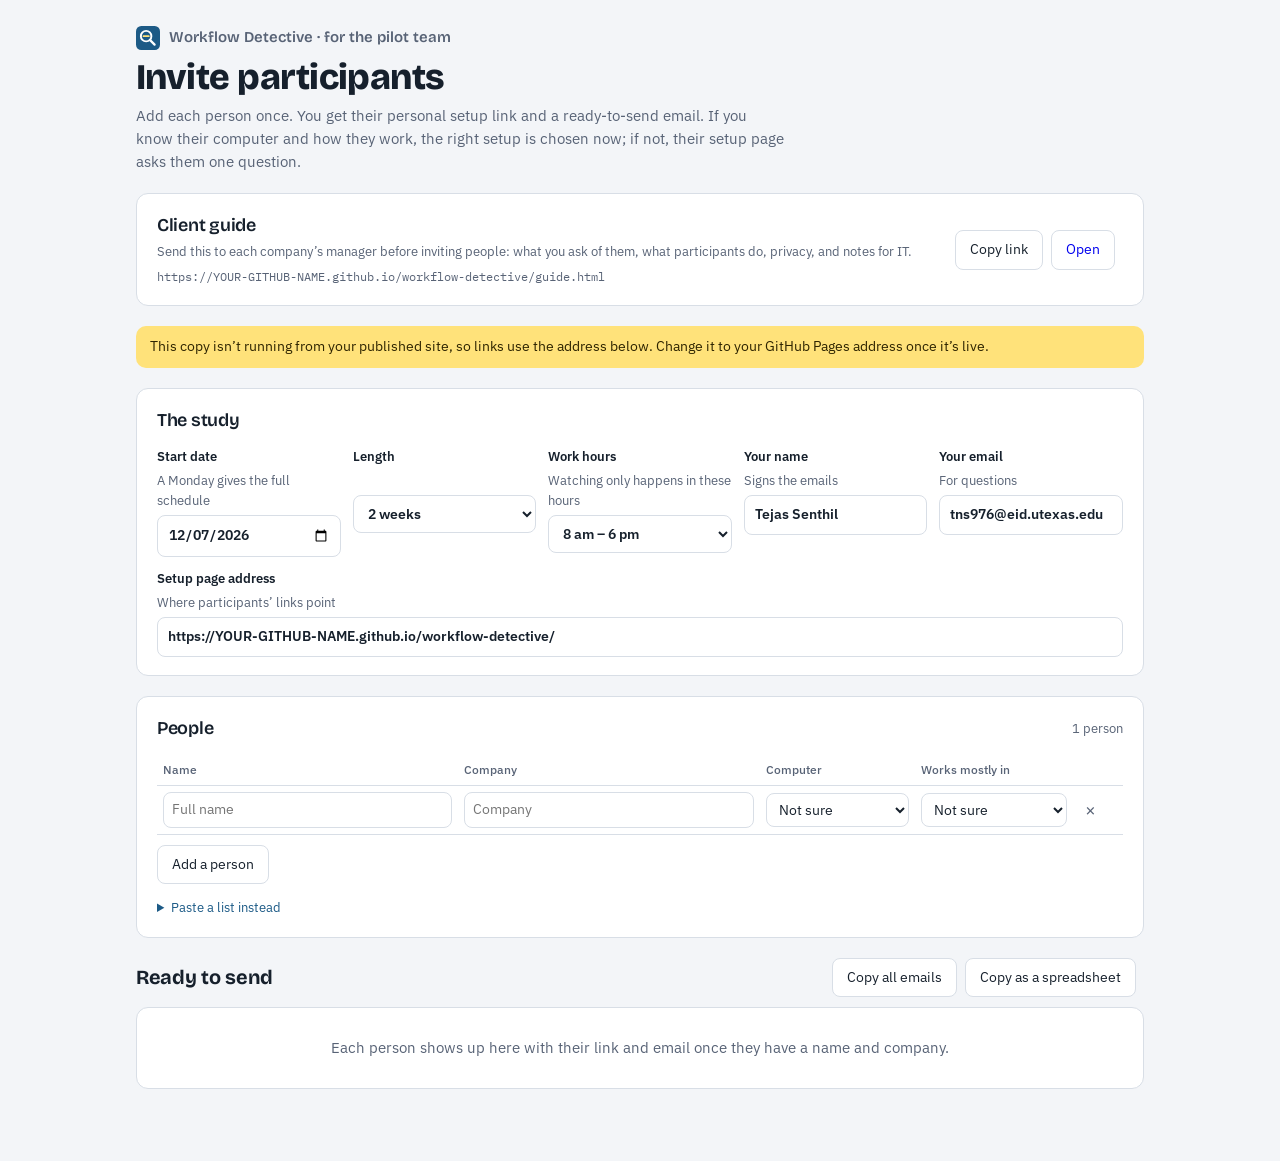
<file: site/invite.html>
<!doctype html>
<html lang="en">
<head>
<meta charset="utf-8">
<meta name="viewport" content="width=device-width, initial-scale=1, viewport-fit=cover">
<title>Workflow Detective Invites</title>
<link rel="preconnect" href="https://fonts.googleapis.com">
<link rel="preconnect" href="https://fonts.gstatic.com" crossorigin>
<link href="https://fonts.googleapis.com/css2?family=Bricolage+Grotesque:opsz,wght@12..96,600;12..96,800&family=IBM+Plex+Mono:wght@400;500&family=IBM+Plex+Sans:wght@400;500;600&display=swap" rel="stylesheet">
<style>
/* Layout: pilot-team tool. Study settings → people (add or paste a list) → one ready-to-send card per person. */
:root{
  --bg:#F3F5F8; --surface:#FFFFFF; --sunk:#E9EDF2; --line:#D8DEE6; --ink:#16202C; --muted:#586376;
  --brand:#1C5A86; --brand-ink:#FFFFFF; --brand-soft:#E1ECF6; --mark:#FFE27A; --mark-ink:#2E2400;
  --good:#1D7A4E; --good-bg:#E1F3E9; --warn:#93570A; --warn-bg:#FBEED8; --bad:#B3261E;
  --display:"Bricolage Grotesque","Avenir Next","Segoe UI",sans-serif;
  --body:"IBM Plex Sans","Segoe UI",system-ui,sans-serif;
  --mono:"IBM Plex Mono",ui-monospace,Menlo,monospace;
}
@media (prefers-color-scheme: dark){:root:not([data-theme="light"]){
  --bg:#0E131A; --surface:#161C25; --sunk:#1D2430; --line:#2A3341; --ink:#E6EAF0; --muted:#98A2B4;
  --brand:#6CB2E2; --brand-ink:#08131D; --brand-soft:#17293A; --mark:#E5C247; --mark-ink:#1C1500;
  --good:#5ED19A; --good-bg:#122C1E; --warn:#F1B45C; --warn-bg:#33240F; --bad:#FF8A80; color-scheme:dark;
}}
:root[data-theme="dark"]{
  --bg:#0E131A; --surface:#161C25; --sunk:#1D2430; --line:#2A3341; --ink:#E6EAF0; --muted:#98A2B4;
  --brand:#6CB2E2; --brand-ink:#08131D; --brand-soft:#17293A; --mark:#E5C247; --mark-ink:#1C1500;
  --good:#5ED19A; --good-bg:#122C1E; --warn:#F1B45C; --warn-bg:#33240F; --bad:#FF8A80; color-scheme:dark;
}
*{box-sizing:border-box}
[hidden]{display:none!important}
html,body{margin:0}
body{background:var(--bg);color:var(--ink);font-family:var(--body);font-size:15px;line-height:1.55}
button,input,select,textarea{font:inherit;color:inherit}
:focus-visible{outline:2px solid var(--brand);outline-offset:2px;border-radius:5px}
h1,h2,h3{font-family:var(--display);letter-spacing:-.015em;margin:0;text-wrap:balance}
p{margin:0}
.wrap{max-width:1040px;margin:0 auto;padding-inline:16px;padding-block:26px 72px;display:flex;flex-direction:column;gap:20px}
.brand{display:flex;align-items:center;gap:9px;font-family:var(--display);font-weight:600;font-size:15px;color:var(--muted)}
.brand svg{width:24px;height:24px}
h1{font-size:clamp(26px,3.6vw,36px);font-weight:800;line-height:1.1;margin-top:8px}
.sub{color:var(--muted);margin-top:6px;max-width:72ch}
.card{background:var(--surface);border:1px solid var(--line);border-radius:12px;padding:18px 20px;min-width:0}
.card h2{font-size:18px;font-weight:600}
.grid{display:grid;grid-template-columns:repeat(auto-fit,minmax(170px,1fr));gap:12px;margin-top:12px}
label.f{display:flex;flex-direction:column;gap:4px;font-size:13px;font-weight:600}
label.f span{font-weight:400;color:var(--muted)}
input,select,textarea{background:var(--surface);border:1px solid var(--line);border-radius:8px;padding:8px 10px;font-size:14px;width:100%;min-width:0}
textarea{font-family:var(--mono);font-size:13px;min-height:96px}
.btn{border:1px solid var(--line);background:var(--surface);border-radius:8px;padding:8px 14px;font-size:14px;cursor:pointer;white-space:nowrap}
.btn:hover{background:var(--sunk)}
.btn.primary{background:var(--brand);border-color:var(--brand);color:var(--brand-ink);font-weight:600}
.btn.sm{padding:4px 10px;font-size:13px}
.row{display:flex;gap:8px;flex-wrap:wrap;align-items:center}
.muted{color:var(--muted)} .small{font-size:13px}
.tbl{overflow-x:auto;margin-top:12px}
table{border-collapse:collapse;width:100%;font-size:14px;min-width:640px}
th{text-align:left;font-weight:500;font-size:12px;color:var(--muted);padding:6px 6px;border-bottom:1px solid var(--line)}
td{padding:6px;border-bottom:1px solid var(--line);vertical-align:middle}
td input,td select{padding:6px 8px}
.x{border:0;background:none;color:var(--muted);font-size:18px;cursor:pointer;padding:0 6px}
.x:hover{color:var(--bad)}
.people{display:flex;flex-direction:column;gap:12px}
.person{display:grid;grid-template-columns:minmax(0,1fr) auto;gap:10px 16px;align-items:start}
.person h3{font-family:var(--body);font-size:17px;font-weight:600}
.chip{display:inline-block;font-size:12px;font-weight:600;border-radius:999px;padding:2px 9px;background:var(--brand-soft);color:var(--ink);margin:4px 6px 0 0}
.chip.ask{background:var(--warn-bg);color:var(--warn)}
.link{font-family:var(--mono);font-size:12px;color:var(--muted);word-break:break-all;margin-top:6px}
.acts{display:flex;gap:6px;flex-wrap:wrap;justify-content:flex-end}
.ok{color:var(--good);font-size:13px;font-weight:600}
.banner{background:var(--mark);color:var(--mark-ink);border-radius:10px;padding:10px 14px;font-size:14px}
.empty{color:var(--muted);text-align:center;padding:28px 12px}
@media (max-width:620px){.person{grid-template-columns:minmax(0,1fr)}.acts{justify-content:flex-start}}
</style>
</head>
<body>
<div class="wrap">
  <div>
    <div class="brand"><svg viewBox="0 0 32 32" aria-hidden="true"><rect width="32" height="32" rx="7" fill="var(--brand)"/><circle cx="13.5" cy="13.5" r="7" fill="none" stroke="var(--brand-ink)" stroke-width="2.6"/><path d="M18.8 18.8l6 6" stroke="var(--brand-ink)" stroke-width="3" stroke-linecap="round"/><path d="M10 13.5h7" stroke="var(--mark)" stroke-width="2.4" stroke-linecap="round"/></svg>Workflow Detective · for the pilot team</div>
    <h1>Invite participants</h1>
    <p class="sub">Add each person once. You get their personal setup link and a ready-to-send email. If you know their computer and how they work, the right setup is chosen now; if not, their setup page asks them one question.</p>
  </div>

  <section class="card row" style="justify-content:space-between">
    <div style="min-width:0"><h2>Client guide</h2><p class="small muted" style="margin-top:2px">Send this to each company’s manager before inviting people: what you ask of them, what participants do, privacy, and notes for IT.</p><p class="link" id="guideLink"></p></div>
    <div class="row"><button class="btn" id="copyGuide">Copy link</button><a class="btn" id="openGuide" target="_blank" rel="noopener" style="text-decoration:none">Open</a><span class="ok" id="guideMsg"></span></div>
  </section>

  <p class="banner" id="baseWarn" hidden>This copy isn’t running from your published site, so links use the address below. Change it to your GitHub Pages address once it’s live.</p>

  <section class="card">
    <h2>The study</h2>
    <div class="grid">
      <label class="f" for="start">Start date<span>A Monday gives the full schedule</span><input type="date" id="start"></label>
      <label class="f" for="weeks">Length<span>&nbsp;</span><select id="weeks"><option value="1">1 week</option><option value="2" selected>2 weeks</option><option value="3">3 weeks</option><option value="4">4 weeks</option></select></label>
      <label class="f" for="hours">Work hours<span>Watching only happens in these hours</span><select id="hours"><option value="7-17">7 am – 5 pm</option><option value="8-18" selected>8 am – 6 pm</option><option value="9-17">9 am – 5 pm</option><option value="9-19">9 am – 7 pm</option></select></label>
      <label class="f" for="contact">Your name<span>Signs the emails</span><input id="contact"></label>
      <label class="f" for="email">Your email<span>For questions</span><input id="email" type="email"></label>
    </div>
    <label class="f" for="base" style="margin-top:12px">Setup page address<span>Where participants’ links point</span><input id="base"></label>
  </section>

  <section class="card">
    <div class="row" style="justify-content:space-between"><h2>People</h2><span class="small muted" id="count"></span></div>
    <div class="tbl"><table>
      <thead><tr><th>Name</th><th>Company</th><th>Computer</th><th>Works mostly in</th><th></th></tr></thead>
      <tbody id="rows"></tbody>
    </table></div>
    <div class="row" style="margin-top:10px"><button class="btn" id="addRow">Add a person</button></div>
    <details style="margin-top:14px">
      <summary class="small" style="cursor:pointer;color:var(--brand)">Paste a list instead</summary>
      <p class="small muted" style="margin:8px 0">One person per line: <b>Name, Company, Computer, Works in</b>. Computer and work are optional (Windows / Mac; websites / programs / both).</p>
      <textarea id="paste" placeholder="Dana Rivera, NORTHLINE, Windows, programs&#10;Luis Moreno, COPPER & PINE, Mac, both&#10;Priya Shah, NORTHLINE"></textarea>
      <div class="row" style="margin-top:8px"><button class="btn primary" id="addPaste">Add these people</button><span class="small muted" id="pasteMsg"></span></div>
    </details>
  </section>

  <section>
    <div class="row" style="justify-content:space-between;margin-bottom:10px"><h2 style="font-size:20px">Ready to send</h2>
      <div class="row"><button class="btn" id="copyAll">Copy all emails</button><button class="btn" id="copySheet">Copy as a spreadsheet</button><span class="ok" id="allMsg"></span></div></div>
    <div class="people" id="out"></div>
  </section>
</div>

<script src="invite.js"></script>
<script>
(function () {
  "use strict";
  var $ = function (id) { return document.getElementById(id); };
  var I = window.WDInvite;
  var people = [];
  var STORE = "wd-invite-tool";

  function nextMonday() { var d = new Date(); d.setHours(0, 0, 0, 0); var add = (8 - d.getDay()) % 7 || (d.getDay() === 1 ? 0 : 7); d.setDate(d.getDate() + add); return d; }
  function iso(d) { return d.getFullYear() + "-" + String(d.getMonth() + 1).padStart(2, "0") + "-" + String(d.getDate()).padStart(2, "0"); }
  function nice(isoDate) { var p = isoDate.split("-").map(Number); return new Date(p[0], p[1] - 1, p[2]).toLocaleDateString(undefined, { weekday: "long", month: "long", day: "numeric" }); }
  function esc(s) { return String(s == null ? "" : s).replace(/[&<>"]/g, function (c) { return { "&": "&amp;", "<": "&lt;", ">": "&gt;", '"': "&quot;" }[c]; }); }

  function defaultBase() {
    if (/\.github\.io$/.test(location.hostname)) return location.origin + location.pathname.replace(/[^/]*$/, "");
    return "https://YOUR-GITHUB-NAME.github.io/workflow-detective/";
  }
  function load() {
    var s = {};
    try { s = JSON.parse(localStorage.getItem(STORE) || "{}"); } catch (e) {}
    people = Array.isArray(s.people) ? s.people : [];
    $("start").value = s.start || iso(nextMonday());
    $("weeks").value = s.weeks || "2";
    $("hours").value = s.hours || "8-18";
    $("contact").value = s.contact || "";
    $("email").value = s.email || "";
    $("base").value = s.base || defaultBase();
    $("baseWarn").hidden = /\.github\.io$/.test(location.hostname);
  }
  function save() {
    try { localStorage.setItem(STORE, JSON.stringify({ people: people, start: $("start").value, weeks: $("weeks").value, hours: $("hours").value, contact: $("contact").value, email: $("email").value, base: $("base").value })); } catch (e) {}
  }

  function norm(v, kind) {
    v = String(v || "").trim().toLowerCase();
    if (kind === "computer") return /^w|pc/.test(v) ? "windows" : /^m|apple|macbook/.test(v) ? "mac" : "";
    return /^web|site|browser|online/.test(v) ? "web" : /^prog|desk|app|software|outlook|excel/.test(v) ? "desktop" : /^both|mix/.test(v) ? "both" : "";
  }
  function recommend(p) {
    if (!p.work) return { label: "Their setup page asks one question", ask: true };
    if (p.work === "web") return { label: "Browser extension (Chrome or Edge)" };
    var app = p.computer === "mac" ? "Mac app" : p.computer === "windows" ? "Windows app" : "Windows or Mac app (detected on their computer)";
    return p.work === "desktop" ? { label: app } : { label: "Browser extension + " + app };
  }
  function codeFor(p) {
    var h = $("hours").value.split("-").map(Number);
    return I.encode({ company: p.company, participant: p.name, startDate: $("start").value, weeks: +$("weeks").value, hourStart: h[0], hourEnd: h[1], work: p.work || undefined, computer: p.computer || undefined });
  }
  function linkFor(p) { var b = $("base").value.trim(); if (b && !/\/$/.test(b) && !/\.html$/.test(b)) b += "/"; return b + "#" + codeFor(p); }

  function emailFor(p) {
    var first = (p.name || "there").split(" ")[0];
    var end = new Date($("start").value + "T12:00"); end.setDate(end.getDate() + 7 * $("weeks").value - 3);
    return {
      subject: "Your 5-minute setup for the " + p.company + " workflow pilot",
      body: "Hi " + first + ",\n\n" +
        p.company + " is taking part in a " + $("weeks").value + "-week pilot of Workflow Detective, a tool that spots repetitive computer work that could be automated. You don't need to change how you work or know anything technical.\n\n" +
        "Setup takes about 5 minutes. On your work computer, open your personal link and follow the steps:\n" + linkFor(p) + "\n\n" +
        "It runs 3 days a week starting " + nice($("start").value) + ", during work hours only. It never sees what you type, your emails or documents, or your screen, and you can pause or stop it at any time. The attached notice explains exactly what it records.\n\n" +
        "At the end we'll set up a short call to go over what it found.\n\n" +
        "Thanks,\n" + ($("contact").value || "[your name]") + ($("email").value ? "\n" + $("email").value : "")
    };
  }
  function noticeFor(p) {
    var end = new Date($("start").value + "T12:00"); end.setDate(end.getDate() + 7 * $("weeks").value - 1);
    var who = ($("contact").value || "[pilot contact]") + ($("email").value ? ", " + $("email").value : "");
    return "WORKFLOW DETECTIVE PILOT: WHAT YOU'RE AGREEING TO\n\n" +
      "Company: " + p.company + "   Participant: " + p.name + "   Dates: " + nice($("start").value) + " to " + end.toLocaleDateString(undefined, { month: "long", day: "numeric", year: "numeric" }) + "   Pilot contact: " + who + "\n\n" +
      "WHAT THIS IS\nYour company is taking part in a pilot to find repetitive work that could be automated. A small browser add-on and/or desktop app notices the steps you repeat and lists them in plain English. You review the list before anyone else sees it.\n\n" +
      "WHEN IT RUNS\n3 days a week (week 1: Mon, Wed, Fri; week 2: Tue, Wed, Thu), during " + $("hours").selectedOptions[0].text + " only, on your work computer. You can pause, block any app or site, or stop at any time.\n\n" +
      "WHAT IT RECORDS\n- Which app or site you're using and for how long, with window or page titles (numbers and email addresses removed)\n- That you copied something and what kind of thing it was, never what it was\n- The names of fields you fill in (like \"Customer\"), never what you type\n- That a file was downloaded or saved, and its type (like .csv), never the file or its name\n- In Excel on Windows: which sheet and column headings you edited, never cell contents. In Outlook on Windows: the subject of the email you're reading, with numbers removed\n\n" +
      "WHAT IT NEVER RECORDS\n- What you type, or the contents of emails, chats, documents and spreadsheet cells\n- Your keystrokes, screenshots, or recordings of your screen\n- Passwords, card numbers, bank details, or other sensitive fields\n- Password managers, banking and health sites, private browser windows, and anything you add to the never-watch list\n\n" +
      "WHERE YOUR DATA GOES\nIt stays on your computer. Nobody, including your employer and the pilot team, can see it. You can view and delete everything it recorded at any time. At the end, you decide whether to send a results file to the pilot team. Everything on your computer is deleted automatically 14 days after the study ends; the pilot team deletes results files 30 days after the pilot.\n\n" +
      "YOUR CHOICES\nTaking part is voluntary. You can pause, delete data, or stop at any time with no consequences.\n\n" +
      "I've read this notice and agree to take part.\n\nParticipant: ______________________   Date: ________\n\nCompany approver: ______________________   Title: __________   Date: ________\n";
  }

  function renderRows() {
    $("rows").innerHTML = people.map(function (p, i) {
      return '<tr data-i="' + i + '"><td><input aria-label="Name" data-k="name" value="' + esc(p.name) + '" placeholder="Full name"></td>' +
        '<td><input aria-label="Company" data-k="company" value="' + esc(p.company) + '" placeholder="Company"></td>' +
        '<td><select aria-label="Computer" data-k="computer"><option value="">Not sure</option><option value="windows"' + (p.computer === "windows" ? " selected" : "") + '>Windows</option><option value="mac"' + (p.computer === "mac" ? " selected" : "") + '>Mac</option></select></td>' +
        '<td><select aria-label="Works mostly in" data-k="work"><option value="">Not sure</option><option value="web"' + (p.work === "web" ? " selected" : "") + '>Websites</option><option value="desktop"' + (p.work === "desktop" ? " selected" : "") + '>Programs</option><option value="both"' + (p.work === "both" ? " selected" : "") + '>Both</option></select></td>' +
        '<td><button class="x" data-del="' + i + '" aria-label="Remove ' + esc(p.name) + '" title="Remove">×</button></td></tr>';
    }).join("") || '<tr><td colspan="5" class="muted small">No one yet. Add a person or paste a list.</td></tr>';
    $("count").textContent = people.length + (people.length === 1 ? " person" : " people");
  }
  function renderOut() {
    var ready = people.filter(function (p) { return p.name && p.company; });
    $("out").innerHTML = ready.map(function (p, i) {
      var r = recommend(p), link = linkFor(p);
      return '<article class="card person"><div><h3>' + esc(p.name) + ' <span class="muted small">· ' + esc(p.company) + '</span></h3>' +
        '<span class="chip' + (r.ask ? " ask" : "") + '">' + esc(r.label) + '</span>' +
        '<p class="link">' + esc(link) + '</p></div>' +
        '<div class="acts"><button class="btn sm primary" data-act="email" data-i="' + people.indexOf(p) + '">Copy email</button>' +
        '<button class="btn sm" data-act="link" data-i="' + people.indexOf(p) + '">Copy link</button>' +
        '<button class="btn sm" data-act="notice" data-i="' + people.indexOf(p) + '">Copy consent notice</button>' +
        '<span class="ok" data-msg="' + people.indexOf(p) + '"></span></div></article>';
    }).join("") || '<div class="card empty">Each person shows up here with their link and email once they have a name and company.</div>';
  }
  function guideUrl() { var b = $("base").value.trim(); if (b && !/\/$/.test(b)) b = b.replace(/[^/]*$/, ""); return b + "guide.html"; }
  function renderGuide() { $("guideLink").textContent = guideUrl(); $("openGuide").href = guideUrl(); }
  function render() { renderRows(); renderOut(); renderGuide(); save(); }

  function copy(text, msgEl, what) {
    function done(ok) { if (msgEl) { msgEl.textContent = ok ? what + " copied" : "Copy blocked: select and copy manually"; setTimeout(function () { msgEl.textContent = ""; }, 2500); } }
    try { navigator.clipboard.writeText(text).then(function () { done(true); }, function () { done(false); }); } catch (e) { done(false); }
  }

  $("rows").addEventListener("input", function (e) {
    var tr = e.target.closest("tr"); if (!tr || !e.target.dataset.k) return;
    people[+tr.dataset.i][e.target.dataset.k] = e.target.value;
    renderOut(); save();
  });
  $("rows").addEventListener("change", function (e) { if (e.target.tagName === "SELECT") { var tr = e.target.closest("tr"); people[+tr.dataset.i][e.target.dataset.k] = e.target.value; renderOut(); save(); } });
  $("rows").addEventListener("click", function (e) { var b = e.target.closest("[data-del]"); if (b) { people.splice(+b.dataset.del, 1); render(); } });
  $("addRow").addEventListener("click", function () {
    var last = people[people.length - 1];
    people.push({ name: "", company: last ? last.company : "", computer: "", work: "" });
    render();
    var inputs = $("rows").querySelectorAll('input[data-k="name"]'); if (inputs.length) inputs[inputs.length - 1].focus();
  });
  $("addPaste").addEventListener("click", function () {
    var n = 0;
    people = people.filter(function (p) { return p.name || p.company; });   // drop the empty starter row
    $("paste").value.split(/\r?\n/).forEach(function (line) {
      var c = line.split(/\t|,/).map(function (x) { return x.trim(); });
      if (!c[0] || /^name$/i.test(c[0])) return;
      people.push({ name: c[0], company: c[1] || "", computer: norm(c[2], "computer"), work: norm(c[3], "work") });
      n++;
    });
    $("paste").value = ""; $("pasteMsg").textContent = n ? "Added " + n : "Nothing to add";
    render();
  });
  ["start", "weeks", "hours", "contact", "email", "base"].forEach(function (id) { $(id).addEventListener("input", function () { renderOut(); renderGuide(); save(); }); });
  $("copyGuide").addEventListener("click", function () { copy(guideUrl(), $("guideMsg"), "Link"); });
  $("out").addEventListener("click", function (e) {
    var b = e.target.closest("[data-act]"); if (!b) return;
    var p = people[+b.dataset.i], msg = document.querySelector('[data-msg="' + b.dataset.i + '"]');
    if (b.dataset.act === "link") copy(linkFor(p), msg, "Link");
    if (b.dataset.act === "notice") copy(noticeFor(p), msg, "Notice");
    if (b.dataset.act === "email") { var m = emailFor(p); copy("Subject: " + m.subject + "\n\n" + m.body, msg, "Email"); }
  });
  $("copyAll").addEventListener("click", function () {
    var ready = people.filter(function (p) { return p.name && p.company; });
    copy(ready.map(function (p) { var m = emailFor(p); return "To: " + p.name + "\nSubject: " + m.subject + "\n\n" + m.body; }).join("\n\n----------------------------------------\n\n"), $("allMsg"), ready.length + " emails");
  });
  $("copySheet").addEventListener("click", function () {
    var ready = people.filter(function (p) { return p.name && p.company; });
    var rows = [["Name", "Company", "Setup", "Personal link", "Invite code"]].concat(ready.map(function (p) { return [p.name, p.company, recommend(p).label, linkFor(p), codeFor(p)]; }));
    copy(rows.map(function (r) { return r.join("\t"); }).join("\n"), $("allMsg"), "Spreadsheet rows");
  });

  fetch("config.json", { cache: "no-store" }).then(function (r) { return r.ok ? r.json() : null; }).catch(function () { return null; }).then(function (cfg) {
    load();
    if (cfg) { if (!$("contact").value) $("contact").value = cfg.contactName || ""; if (!$("email").value) $("email").value = cfg.contactEmail || ""; }
    if (!people.length) people = [{ name: "", company: "", computer: "", work: "" }];
    render();
  });
})();
</script>
</body>
</html>
</file>
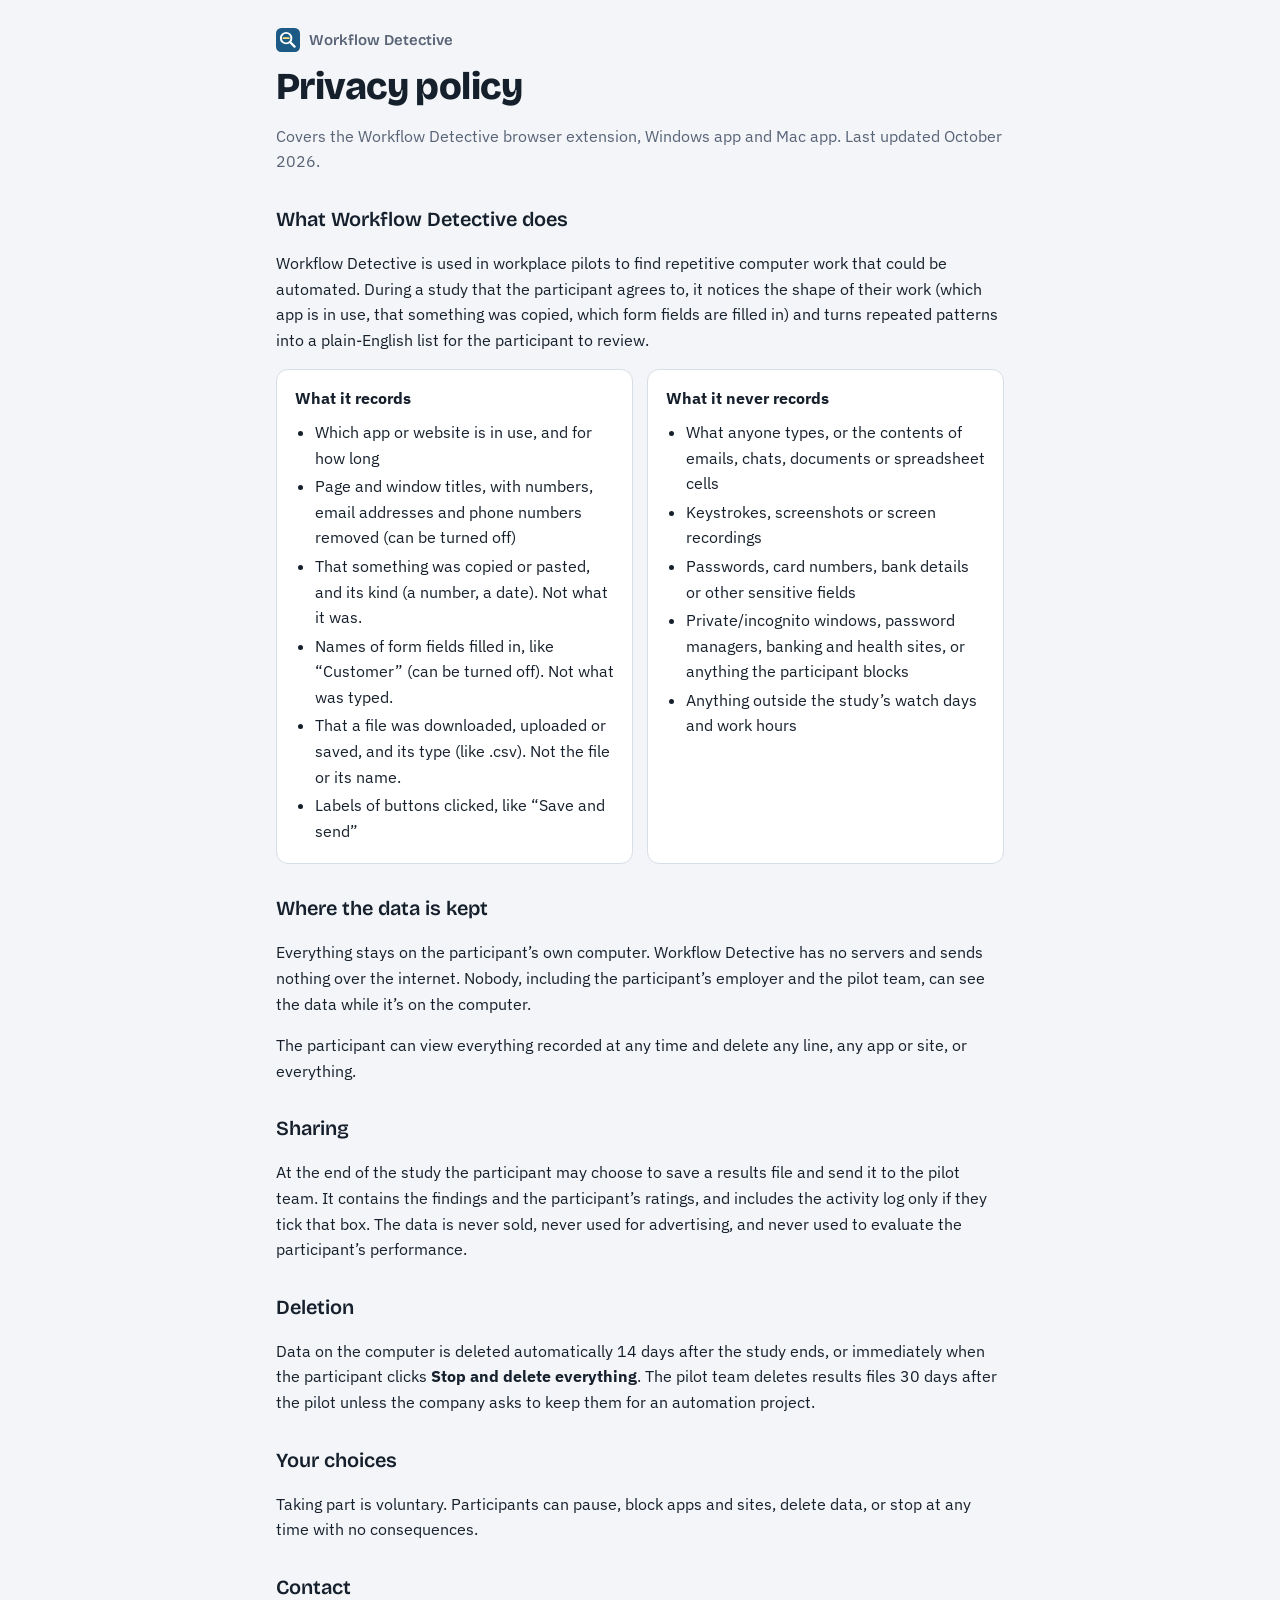
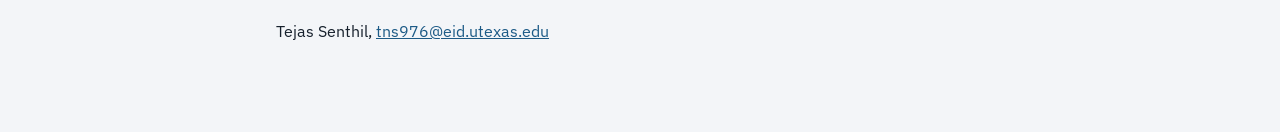
<file: site/privacy.html>
<!doctype html>
<html lang="en">
<head>
<meta charset="utf-8">
<meta name="viewport" content="width=device-width, initial-scale=1, viewport-fit=cover">
<title>Workflow Detective Privacy</title>
<link rel="preconnect" href="https://fonts.googleapis.com">
<link rel="preconnect" href="https://fonts.gstatic.com" crossorigin>
<link href="https://fonts.googleapis.com/css2?family=Bricolage+Grotesque:opsz,wght@12..96,600;12..96,800&family=IBM+Plex+Sans:wght@400;500;600&display=swap" rel="stylesheet">
<style>
/* Layout: one readable column. Plain policy text, the two lists (records / never records) side by side on wide screens. */
:root{--bg:#F3F5F8;--surface:#FFFFFF;--line:#D8DEE6;--ink:#16202C;--muted:#586376;--brand:#1C5A86;--brand-ink:#FFFFFF;--mark:#FFE27A;
  --display:"Bricolage Grotesque","Avenir Next","Segoe UI",sans-serif;--body:"IBM Plex Sans","Segoe UI",system-ui,sans-serif}
@media (prefers-color-scheme: dark){:root:not([data-theme="light"]){--bg:#0E131A;--surface:#161C25;--line:#2A3341;--ink:#E6EAF0;--muted:#98A2B4;--brand:#6CB2E2;--brand-ink:#08131D;--mark:#E5C247;color-scheme:dark}}
:root[data-theme="dark"]{--bg:#0E131A;--surface:#161C25;--line:#2A3341;--ink:#E6EAF0;--muted:#98A2B4;--brand:#6CB2E2;--brand-ink:#08131D;--mark:#E5C247;color-scheme:dark}
*{box-sizing:border-box} html,body{margin:0}
body{background:var(--bg);color:var(--ink);font-family:var(--body);font-size:16px;line-height:1.6}
a{color:var(--brand)}
.wrap{max-width:760px;margin:0 auto;padding:28px 16px 72px}
.brand{display:flex;align-items:center;gap:9px;font-family:var(--display);font-weight:600;font-size:15px;color:var(--muted)}
.brand svg{width:24px;height:24px}
h1{font-family:var(--display);font-weight:800;font-size:clamp(28px,5vw,38px);line-height:1.1;letter-spacing:-.015em;margin:14px 0 6px}
h2{font-family:var(--display);font-weight:600;font-size:20px;margin:28px 0 6px}
.muted{color:var(--muted)}
.two{display:grid;grid-template-columns:minmax(0,1fr) minmax(0,1fr);gap:14px;margin-top:10px}
@media (max-width:600px){.two{grid-template-columns:minmax(0,1fr)}}
.card{background:var(--surface);border:1px solid var(--line);border-radius:12px;padding:16px 18px}
.card h3{margin:0;font-size:16px}
ul{padding-left:20px;margin:8px 0 0} li{margin:3px 0}
</style>
</head>
<body>
<div class="wrap">
  <div class="brand"><svg viewBox="0 0 32 32" aria-hidden="true"><rect width="32" height="32" rx="7" fill="var(--brand)"/><circle cx="13.5" cy="13.5" r="7" fill="none" stroke="var(--brand-ink)" stroke-width="2.6"/><path d="M18.8 18.8l6 6" stroke="var(--brand-ink)" stroke-width="3" stroke-linecap="round"/><path d="M10 13.5h7" stroke="var(--mark)" stroke-width="2.4" stroke-linecap="round"/></svg>Workflow Detective</div>
  <h1>Privacy policy</h1>
  <p class="muted">Covers the Workflow Detective browser extension, Windows app and Mac app. Last updated October 2026.</p>

  <h2>What Workflow Detective does</h2>
  <p>Workflow Detective is used in workplace pilots to find repetitive computer work that could be automated. During a study that the participant agrees to, it notices the shape of their work (which app is in use, that something was copied, which form fields are filled in) and turns repeated patterns into a plain-English list for the participant to review.</p>

  <div class="two">
    <div class="card"><h3>What it records</h3><ul>
      <li>Which app or website is in use, and for how long</li>
      <li>Page and window titles, with numbers, email addresses and phone numbers removed (can be turned off)</li>
      <li>That something was copied or pasted, and its kind (a number, a date). Not what it was.</li>
      <li>Names of form fields filled in, like “Customer” (can be turned off). Not what was typed.</li>
      <li>That a file was downloaded, uploaded or saved, and its type (like .csv). Not the file or its name.</li>
      <li>Labels of buttons clicked, like “Save and send”</li>
    </ul></div>
    <div class="card"><h3>What it never records</h3><ul>
      <li>What anyone types, or the contents of emails, chats, documents or spreadsheet cells</li>
      <li>Keystrokes, screenshots or screen recordings</li>
      <li>Passwords, card numbers, bank details or other sensitive fields</li>
      <li>Private/incognito windows, password managers, banking and health sites, or anything the participant blocks</li>
      <li>Anything outside the study’s watch days and work hours</li>
    </ul></div>
  </div>

  <h2>Where the data is kept</h2>
  <p>Everything stays on the participant’s own computer. Workflow Detective has no servers and sends nothing over the internet. Nobody, including the participant’s employer and the pilot team, can see the data while it’s on the computer.</p>
  <p>The participant can view everything recorded at any time and delete any line, any app or site, or everything.</p>

  <h2>Sharing</h2>
  <p>At the end of the study the participant may choose to save a results file and send it to the pilot team. It contains the findings and the participant’s ratings, and includes the activity log only if they tick that box. The data is never sold, never used for advertising, and never used to evaluate the participant’s performance.</p>

  <h2>Deletion</h2>
  <p>Data on the computer is deleted automatically 14 days after the study ends, or immediately when the participant clicks <b>Stop and delete everything</b>. The pilot team deletes results files 30 days after the pilot unless the company asks to keep them for an automation project.</p>

  <h2>Your choices</h2>
  <p>Taking part is voluntary. Participants can pause, block apps and sites, delete data, or stop at any time with no consequences.</p>

  <h2>Contact</h2>
  <p id="contact">Tejas Senthil, <a href="mailto:tns976@eid.utexas.edu">tns976@eid.utexas.edu</a></p>
</div>
<script>
fetch("config.json", { cache: "no-store" }).then(function (r) { return r.ok ? r.json() : null; }).then(function (c) {
  if (!c || !c.contactEmail) return;
  var el = document.getElementById("contact"); el.textContent = (c.contactName || "") + ", ";
  var a = document.createElement("a"); a.href = "mailto:" + c.contactEmail; a.textContent = c.contactEmail; el.appendChild(a);
}).catch(function () {});
</script>
</body>
</html>
</file>
<file: extension/ui.css>
/* Shared look for the extension's pages: ink blue + highlighter, system fonts (no network requests). */
:root{
  --bg:#F4F6F9; --surface:#FFFFFF; --sunk:#EBEEF3; --line:#DADFE7;
  --ink:#17202C; --muted:#5A6476;
  --brand:#1C5A86; --brand-ink:#FFFFFF; --brand-soft:#E2EDF6;
  --mark:#FFE27A; --mark-ink:#2E2400;
  --good:#1D7A4E; --good-bg:#E1F3E9; --warn:#93570A; --warn-bg:#FBEED8; --bad:#B3261E; --bad-bg:#FBE4E2;
  --sans: ui-sans-serif, -apple-system, "Segoe UI", Roboto, "Helvetica Neue", Arial, sans-serif;
  --mono: ui-monospace, "SF Mono", Menlo, Consolas, monospace;
  color-scheme: light;
}
@media (prefers-color-scheme: dark){
  :root{
    --bg:#0F141B; --surface:#161C25; --sunk:#1D2430; --line:#2A3341;
    --ink:#E6EAF0; --muted:#98A2B4;
    --brand:#6CB2E2; --brand-ink:#08131D; --brand-soft:#17293A;
    --mark:#E5C247; --mark-ink:#1C1500;
    --good:#5ED19A; --good-bg:#122C1E; --warn:#F1B45C; --warn-bg:#33240F; --bad:#FF8A80; --bad-bg:#3A1A18;
    color-scheme: dark;
  }
}
*{box-sizing:border-box}
[hidden]{display:none!important}
html,body{margin:0}
body{background:var(--bg);color:var(--ink);font:15px/1.55 var(--sans)}
h1,h2,h3{margin:0;letter-spacing:-.01em;text-wrap:balance}
h1{font-size:28px;line-height:1.15}
h2{font-size:18px}
h3{font-size:16px}
p{margin:0}
a{color:var(--brand)}
button,input,select,textarea{font:inherit;color:inherit}
button{cursor:pointer}
:focus-visible{outline:2px solid var(--brand);outline-offset:2px;border-radius:6px}
mark{background:var(--mark);color:var(--mark-ink);padding:0 .2em;border-radius:3px}
.wrap{max-width:980px;margin:0 auto;padding:28px 16px 64px;display:flex;flex-direction:column;gap:20px}
.card{background:var(--surface);border:1px solid var(--line);border-radius:10px;padding:20px;min-width:0}
.row{display:flex;gap:10px;align-items:center;flex-wrap:wrap}
.grid2{display:grid;grid-template-columns:minmax(0,1fr) minmax(0,1fr);gap:16px}
@media (max-width:720px){.grid2{grid-template-columns:minmax(0,1fr)}}
.muted{color:var(--muted)}
.small{font-size:13px}
.eyebrow{font-family:var(--mono);font-size:12px;letter-spacing:.06em;text-transform:uppercase;color:var(--muted)}
.btn{border:1px solid var(--line);background:var(--surface);border-radius:8px;padding:8px 14px;font-size:14px}
.btn:hover{background:var(--sunk)}
.btn.primary{background:var(--brand);border-color:var(--brand);color:var(--brand-ink);font-weight:600}
.btn.primary:hover{filter:brightness(1.07)}
.btn.danger{color:var(--bad);border-color:color-mix(in srgb,var(--bad) 45%,var(--line))}
.btn:disabled{opacity:.45;cursor:not-allowed}
.linkbtn{background:none;border:0;padding:0;color:var(--brand);text-decoration:underline;text-underline-offset:2px;font-size:inherit}
.pill{display:inline-flex;align-items:center;gap:7px;border-radius:999px;padding:3px 11px;font-size:13px;font-weight:600;background:var(--sunk)}
.pill::before{content:"";width:8px;height:8px;border-radius:50%;background:var(--muted)}
.pill.active{background:var(--good-bg);color:var(--good)} .pill.active::before{background:var(--good);animation:pulse 1.4s ease-in-out infinite}
.pill.paused,.pill.later,.pill.before{background:var(--warn-bg);color:var(--warn)} .pill.paused::before,.pill.later::before,.pill.before::before{background:var(--warn)}
.pill.done{background:var(--brand-soft);color:var(--brand)} .pill.done::before{background:var(--brand)}
@keyframes pulse{50%{opacity:.3}}
.chip{font-size:12px;font-weight:600;border-radius:999px;padding:2px 9px;background:var(--sunk);white-space:nowrap}
.chip.ai{background:var(--mark);color:var(--mark-ink)}
.chip.good{background:var(--good-bg);color:var(--good)}
.chip.warn{background:var(--warn-bg);color:var(--warn)}
label.field{display:flex;flex-direction:column;gap:5px;font-size:14px;font-weight:600}
label.field span{font-weight:400;color:var(--muted);font-size:13px}
input[type=text],input[type=date],select,textarea{background:var(--surface);border:1px solid var(--line);border-radius:7px;padding:8px 10px;font-size:14px;width:100%}
textarea{min-height:90px;font-family:var(--mono);font-size:13px}
.check{display:flex;gap:10px;align-items:flex-start;font-size:14px;cursor:pointer}
.check input{margin-top:3px;width:17px;height:17px;accent-color:var(--brand);flex:none}
.brand{display:flex;align-items:center;gap:9px;font-weight:700;font-size:16px}
.brand img{width:24px;height:24px}
.tnum{font-variant-numeric:tabular-nums}
@media (prefers-reduced-motion:reduce){*{animation:none!important;transition:none!important}}
</file>
